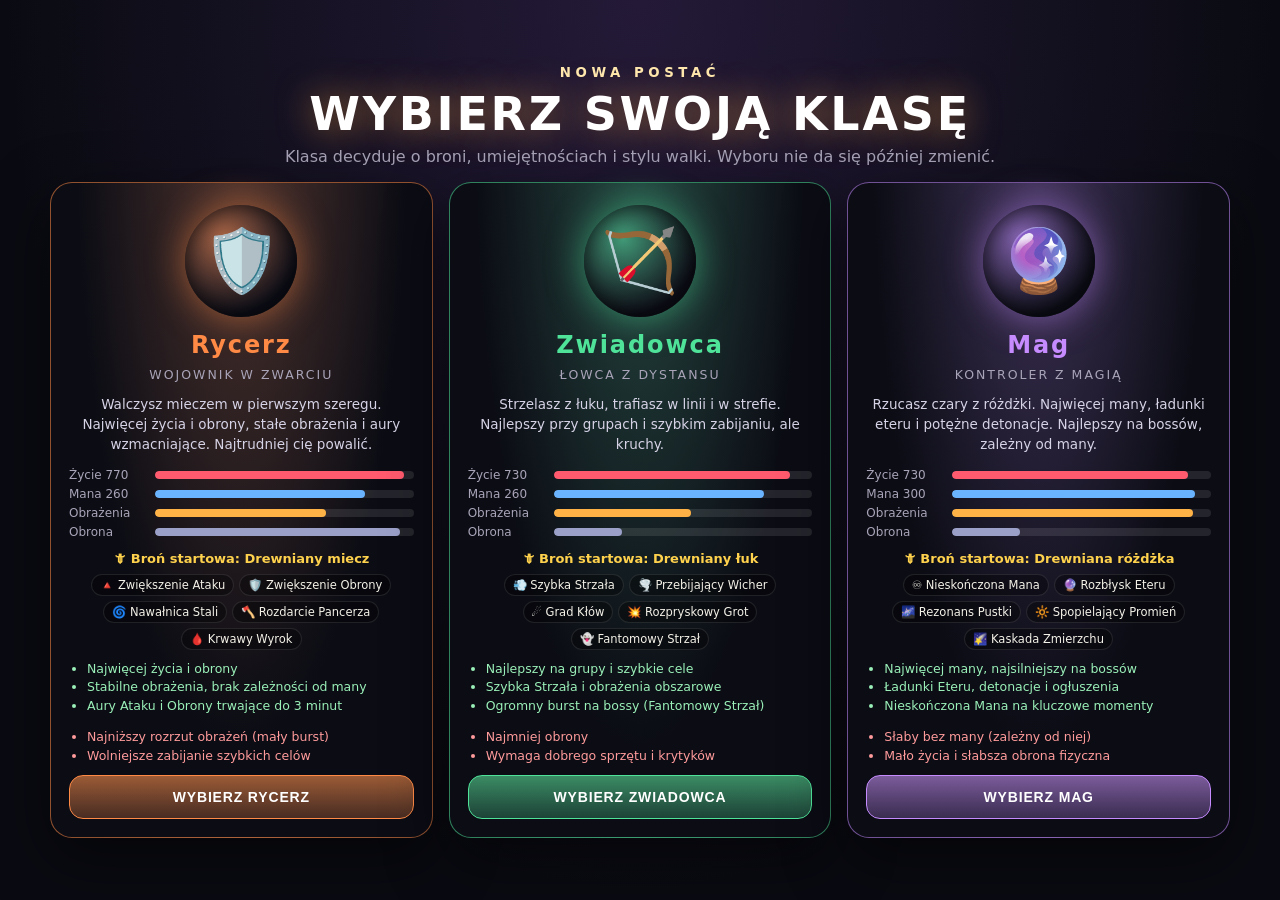
<file: index.html>
<!doctype html>
<html lang="pl">
<head>
<meta charset="utf-8">
<meta name="viewport" content="width=device-width, initial-scale=1">
<title>Żelazna Korona — Dowództwo</title>
<link rel="stylesheet" href="panel.css">
<link rel="stylesheet" href="inventory.css">
<link rel="stylesheet" href="expedition.css">
<link rel="stylesheet" href="gather.css">
<link rel="stylesheet" href="potions.css">
<link rel="stylesheet" href="smith.css">
<link rel="stylesheet" href="skills.css">
<link rel="stylesheet" href="class.css">
</head>
<body>
<div id="app" class="app" data-tod="day">

  <!-- TŁO: niebo, miasto, cząsteczki -->
  <div class="scene" aria-hidden="true">
    <div class="sky"></div>
    <div class="stars" id="stars"></div>
    <div class="orb" id="orb"></div>
    <div class="clouds" id="clouds"></div>
    <svg id="skyline" class="skyline" viewBox="0 0 1600 420" preserveAspectRatio="xMidYMax slice"></svg>
    <canvas id="embers" class="embers"></canvas>
    <div class="vignette"></div>
  </div>

  <!-- GÓRNY PASEK -->
  <header class="top">
    <div class="logo"><span class="logo-ic">⚔</span><b>ŻELAZNA KORONA</b><small>Dowództwo</small></div>
    <div class="res">
      <div class="chip" title="Złoto"><i>🪙</i><b id="r-gold" class="cnt">0</b></div>
      <div class="chip clock"><i>🕒</i><b id="r-clock">--:--</b></div>
    </div>
  </header>

  <main class="grid">

    <section class="welcome">
      <small>WITAJ Z POWROTEM, BOHATERZE</small>
      <h2><span id="w-name">Gracz</span>, świat czeka na Ciebie</h2>
    </section>

    <!-- POSTAĆ -->
    <section class="card hero" id="hero-card">
      <div class="hero-glow"></div>
      <div class="avatar-wrap">
        <svg class="ring" viewBox="0 0 160 160">
          <circle class="ring-bg" cx="80" cy="80" r="70"/>
          <circle class="ring-xp" id="ring-xp" cx="80" cy="80" r="70"/>
          <circle class="ring-spin" cx="80" cy="80" r="76"/>
        </svg>
        <div class="avatar" id="avatar">🛡️</div>
        <div class="lvl"><small>POZIOM</small><b id="h-lvl">1</b></div>
      </div>
      <div class="hero-info">
        <h1 id="h-name">Gracz</h1>
        <div class="sub"><span id="h-guild">⚜️ Gildia: Strażnicy Zmierzchu</span> · <span id="h-server">Serwer Wschód</span></div>
        <div class="xpline"><div class="xpbar"><i id="xp-fill"></i></div><small id="xp-txt">0 / 0 EXP</small></div>
        <div class="vitals">
          <div class="vbar hp"><i id="hp-fill"></i><span><small>ŻYCIE</small><b id="hp-txt">0 / 0</b></span></div>
          <div class="vbar mp"><i id="mp-fill"></i><span><small>MANA</small><b id="mp-txt">0 / 0</b></span></div>
        </div>
      </div>
    </section>

    <!-- KAFLE TRYBÓW -->
    <section class="tiles" id="tiles"></section>

    <!-- KANAŁ ZDARZEŃ -->
    <section class="card feed">
      <div class="feed-h"><b>📜 Ostatnie zdarzenia</b><small>na żywo</small></div>
      <div id="feed" class="feed-list"></div>
    </section>

  </main>

  <div id="toast" class="toast" role="status"></div>
</div>
<script src="weapons.js"></script>
<script src="skills.js"></script>
<script src="sim.js"></script>
<script src="inventory.js"></script>
<script src="panel.js"></script>
<script src="expedition.js"></script>
<script src="gather.js"></script>
<script src="potions.js"></script>
<script src="smith.js"></script>
<script src="skills-ui.js"></script>
<script src="class-ui.js"></script>
</body>
</html>
</file>
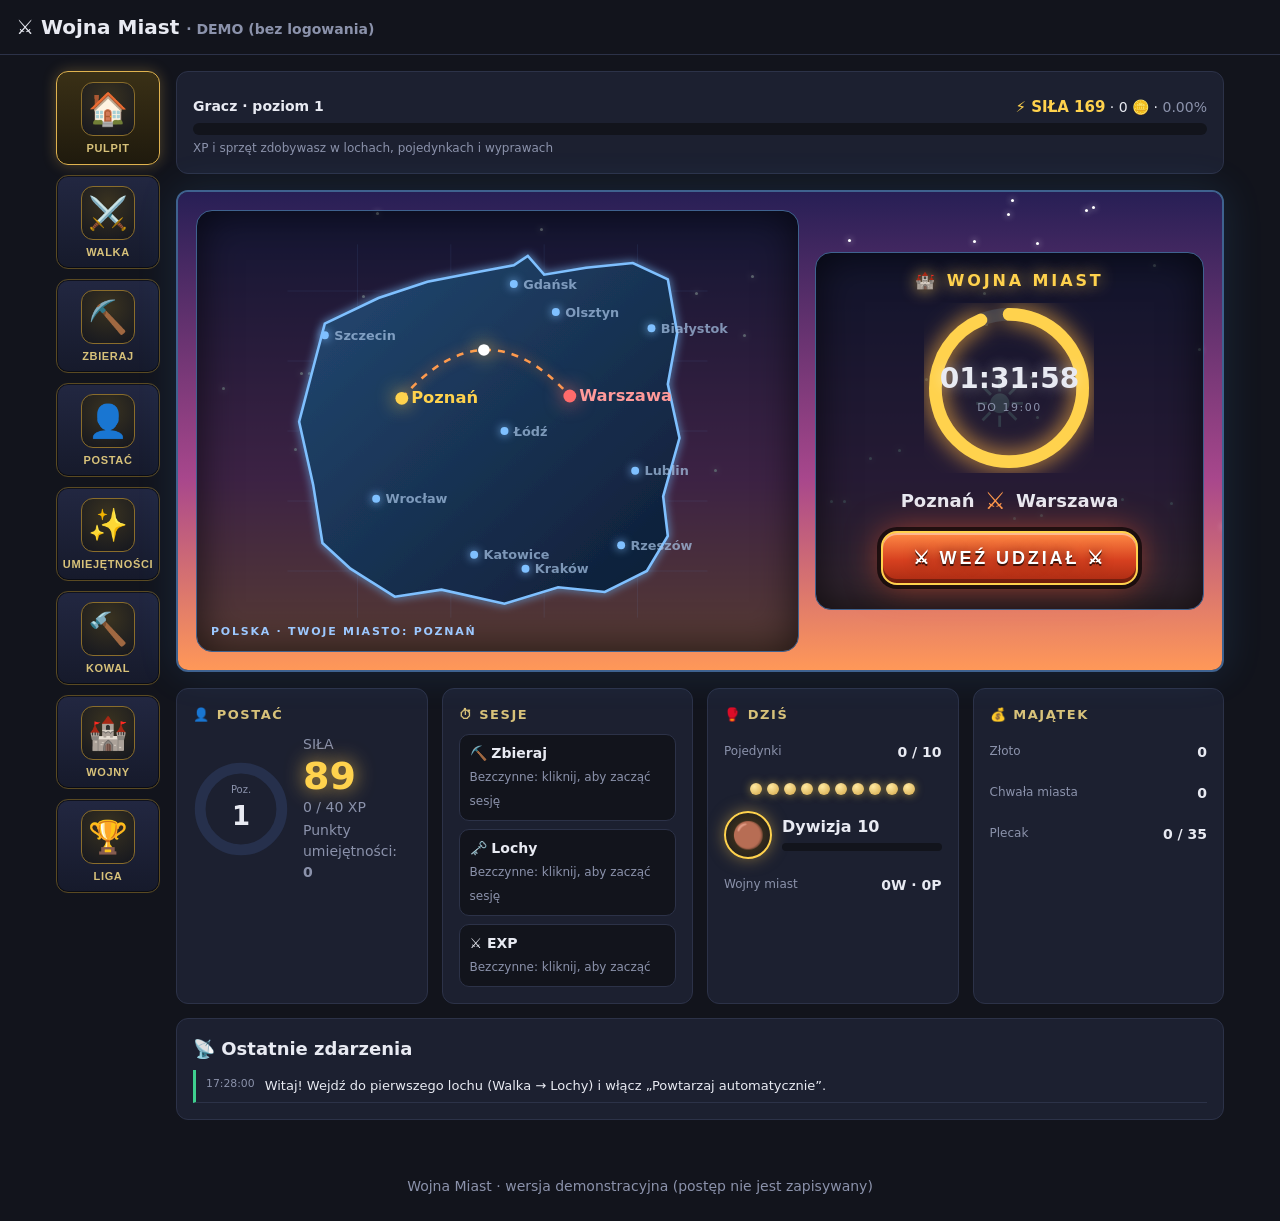
<file: stare-demo/index.html>
<!doctype html>
<html lang="pl">
<head>
<meta charset="utf-8">
<meta name="viewport" content="width=device-width, initial-scale=1">
<title>Wojna Miast — demo gameplayu</title>
<link rel="stylesheet" href="style.css">
<link rel="stylesheet" href="demo.css">
</head>
<body>
<header>
  <h1>⚔️ Wojna Miast <span class="muted">· DEMO (bez logowania)</span></h1>
  <div id="timers"></div>
  
</header>
<main class="wide">
<div class="shell">
  <nav id="nav">
    <button class="navbtn on" data-view="home"><i>🏠</i><span>Pulpit</span></button>
    <button class="navbtn" data-view="fight"><i>⚔️</i><span>Walka</span></button>
    <button class="navbtn" data-view="gather"><i>⛏️</i><span>Zbieraj</span></button>
    <button class="navbtn" data-view="char"><i>👤</i><span>Postać</span></button>
    <button class="navbtn" data-view="skills"><i>✨</i><span>Umiejętności</span></button>
    <button class="navbtn" data-view="smith"><i>🔨</i><span>Kowal</span></button>
    <button class="navbtn" data-view="war"><i>🏰</i><span>Wojny</span></button>
    <button class="navbtn" data-view="league"><i>🏆</i><span>Liga</span></button>
  </nav>

  <div class="content">
    <!-- pasek postaci widoczny zawsze -->
    <div class="card topstrip">
      <div class="row"><b id="p-name"></b><span><b class="powerchip">⚡ SIŁA <span id="top-power"></span></b> · <span class="gold-val"></span> 🪙 · <span id="p-xp-pct" class="muted"></span></span></div>
      <div class="bar"><div id="xp-bar"></div></div>
      <div class="muted small" id="p-eta"></div>
    </div>

    <!-- PULPIT -->
    <section id="view-home" class="view">
      <div id="home-hero" class="card homehero" data-tod="day">
        <div class="hsky2"><div id="hstars" class="hstars"></div><div id="h-sun" class="hsunmoon">☀️</div><div id="hclouds" class="hclouds"></div></div>
        <div class="homegrid">
          <div class="mapwrap"><svg id="pl-map" viewBox="0 0 400 360"></svg><div class="maplabel">POLSKA · TWOJE MIASTO: POZNAŃ</div></div>
          <div class="warbox">
            <div class="wb-title">🏰 WOJNA MIAST</div>
            <div class="ringwrap">
              <svg viewBox="0 0 120 120"><circle class="rg-bg" cx="60" cy="60" r="52"/><circle id="ring-war" class="rg-fg" cx="60" cy="60" r="52"/></svg>
              <div class="ringtxt"><b id="hm-cd">00:00:00</b><small>do 19:00</small></div>
            </div>
            <div class="wb-vs"><b>Poznań</b><span>⚔</span><b id="hm-opp"></b></div>
            <button id="hm-war" class="epicbtn">⚔  WEŹ UDZIAŁ  ⚔</button>
          </div>
        </div>
      </div>
      <div class="homecards">
        <div class="card hcard" data-go="char">
          <div class="hc-h">👤 Postać</div>
          <div class="hc-body">
            <div class="rg"><svg viewBox="0 0 80 80"><circle class="rg-bg" cx="40" cy="40" r="34"/><circle id="ring-xp" class="rg-fg" cx="40" cy="40" r="34"/></svg><div class="rg-in"><small>Poz.</small><b id="hm-lvl">1</b></div></div>
            <div class="hc-stats"><small class="muted">SIŁA</small><div class="bigpow cnt" id="hm-pow" data-t="0">0</div><small id="hm-xp" class="muted"></small><small class="muted">Punkty umiejętności: <b id="hm-pts"></b></small></div>
          </div>
        </div>
        <div class="card hcard nopt">
          <div class="hc-h">⏱ Sesje</div>
          <div id="hm-sess" class="sess"></div>
        </div>
        <div class="card hcard" data-go="fight" data-gosub="duel">
          <div class="hc-h">🥊 Dziś</div>
          <div class="hc-body col">
            <div class="row"><span class="muted small">Pojedynki</span><b id="hm-duel"></b></div>
            <div id="hm-pips" class="pips"></div>
            <div class="hm-liga"><span id="hm-emb" class="hm-emb"></span><div><b id="hm-div"></b><div class="bar arenabar2"><div id="hm-dbar"></div></div></div></div>
            <div class="row"><span class="muted small">Wojny miast</span><b id="hm-war-rec"></b></div>
          </div>
        </div>
        <div class="card hcard" data-go="char">
          <div class="hc-h">💰 Majątek</div>
          <div class="hc-body col">
            <div class="row"><span class="muted small">Złoto</span><b class="cnt" id="hm-gold" data-t="0">0</b></div>
            <div class="row"><span class="muted small">Chwała miasta</span><b class="cnt" id="hm-glory" data-t="0">0</b></div>
            <div class="row"><span class="muted small">Plecak</span><b id="hm-inv"></b></div>
          </div>
        </div>
      </div>
      <div class="card"><h2>📡 Ostatnie zdarzenia</h2><div id="home-feed"></div></div>
    </section>

    <!-- WALKA (ekran startowy) -->
    <section id="view-fight" class="view hidden">
      <div class="fhero">
        <div class="fh-glow"></div><div class="fh-sparks"><i></i><i></i><i></i><i></i><i></i><i></i><i></i><i></i></div>
        <div class="fh-l"><small>OBÓZ WOJENNY</small><b>🏙️ Poznań</b><span>Chwała miasta: <b class="glory-val">0</b></span></div>
        <div class="fh-swords">⚔️</div>
        <div class="fh-r"><small>WOJNA MIAST O 19:00</small><b class="war-city-in"></b><span>wybierz, jak chcesz dziś walczyć</span></div>
      </div>
      <div class="fmodes">
        <button data-fsub="exp" class="fmode m-exp on"><span class="fm-art">⚔️<i></i></span><b>EXP</b><small>Mapy, bossowie i cele wojenne</small><em id="fm-exp">Bezczynne</em></button>
        <button data-fsub="dung" class="fmode m-dung"><span class="fm-art">🗝️<i></i></span><b>LOCHY</b><small>Sesje 4 h · skrzynie, checkpointy, bossowie</small><em id="fm-dung">Bezczynne</em></button>
        <button data-fsub="duel" class="fmode m-duel"><span class="fm-art">🥊<i></i></span><b>POJEDYNKI 1v1</b><small>Liga jak w EA FC · 10 walk dziennie</small><em id="fm-duel"></em></button>
      </div>
      <div id="sub-duel" class="hidden">
        <div class="card arena">
          <div class="arena-title">⚔ POJEDYNEK ⚔</div>
          <div class="muted small">Walki dzisiaj: <b id="duel-used"></b></div>
          <div id="duel-pips" class="pips"></div>
          <div id="duel-emblem" class="emblem"></div>
          <div id="duel-div" class="divname"></div>
          <div id="duel-pts" class="muted small"></div>
          <div class="bar arenabar"><div id="duel-bar"></div></div>
          <div class="chips3">
            <div class="chip3"><small>Twoja Siła (zestaw PvP)</small><b id="duel-myp"></b></div>
            <div class="chip3"><small>Typowy rywal w lidze</small><b id="duel-refp"></b></div>
            <div class="chip3"><small>Bilans · seria</small><b id="duel-record"></b></div>
          </div>
          <button id="b-duel" class="epicbtn">SZUKAJ RYWALA</button>
          <p class="muted small">Walczysz Zestawem PvP (jeśli pusty, to głównym). Wygrywa ten, kto pierwszy zbierze pulę obrażeń. Szukanie rywala zużywa jedną z 10 dziennych walk.</p>
        </div>
        <div id="duel-stage"></div>
        <div class="cols2">
          <div class="card"><h2>🏅 Ligi</h2><div id="duel-ladder"></div>
            <p class="muted small">Awans po zebraniu 100 pkt, spadek poniżej 0. Sezon trwa 4 tygodnie, a nagrody zależą od najwyższej dywizji.</p></div>
          <div class="card"><h2>📜 Historia pojedynków</h2><div id="duel-hist"></div></div>
        </div>
      </div>
      <div id="sub-exp">
        <div class="card">
          <div class="row"><button id="b-expon" class="expbtn">▶ ZACZNIJ EXPIENIE</button></div>
          <div id="xp-win" class="xwin forest">
            <div class="xbg"></div><div id="xp-parts" class="xparts"></div><div class="xfog"></div>
            <div id="xp-panel" class="xpanel hidden"><b id="xp-name"></b><div class="bar en"><div id="xe-bar"></div></div><small id="xp-txt"></small></div>
            <div id="xp-shadow" class="xshadow"></div>
            <div id="xp-enemy" class="xenemy gone">🐺</div>
            <div id="xp-field" class="ffield"></div>
            <div id="xp-loot" class="xploot"></div>
            <div id="xp-flash" class="xflash"></div>
          </div>
          <h3 class="xmaps-h">Mapy</h3>
          <div id="exp-maps" class="cattiles"></div>
          <div id="exp-status" class="center muted small"></div>
          <div id="exp-recent" class="recent"></div>
        </div>
        <div class="card" id="exp-table"></div>
      </div>
      <div id="sub-dung" class="hidden">
        <div class="card">
          <h2>LOCHY</h2>
          <div id="dung-tiles" class="cattiles"></div>
          <div id="dung-scene" class="dungwin">
            <div class="walls"></div>
            <div class="torch l">🔥</div><div class="torch r">🔥</div>
            <div class="dtrackwrap">
              <div class="dline"><div id="dline-fill"></div></div>
              <div id="denemy" class="denemy hidden"><b id="denemy-name"></b><div class="bar en"><div id="denemy-bar"></div></div><small id="denemy-txt"></small></div>
              <div id="dloot" class="dloot"></div>
              <div id="dtrack" class="dtrack"></div>
              <div id="dhero">🧙</div>
            </div>
            <div id="dscene-msg" class="dmsg"></div>
          </div>
          <div id="dung-result" class="center caseres"></div>
          <div id="dung-status" class="center muted small"></div>
          <div id="dung-recent" class="recent"></div>
          <div class="casectl"><div id="dung-seg" class="seg"></div><button id="b-dstart" class="bigbtn">ZACZNIJ</button><button id="b-dstop" class="bigbtn stop hidden">⏹ ZATRZYMAJ</button></div>
          <div class="row"><span id="dung-limit" class="muted small"></span></div>
          <div class="bar"><div id="dung-limit-bar"></div></div>
          <p class="muted small">Postać sama przechodzi wybrany loch (im większa Siła, tym szybciej), odpoczywa w czasie cooldownu i wchodzi ponownie, przez 4 godziny. Po tym czasie sesja się kończy i aby grać dalej, trzeba ponownie kliknąć ZACZNIJ. Sesję możesz też zatrzymać w dowolnej chwili. Nagrody dostajesz po każdym przejściu.</p>
        </div>
        <div class="card" id="dung-table"></div>
      </div>
      <div class="card"><h2>Dziennik</h2><div id="log"></div></div>
    </section>


    <!-- ZBIERAJ -->
    <section id="view-gather" class="view hidden">
      <div class="card">
        <div class="row"><h2>ZBIERAJ</h2><button id="b-sellmat">Sprzedaj surowce</button></div>
        <div id="loc-tiles" class="cattiles"></div>
        <div class="casewin">
          <div id="case-view" class="caseview"><div class="marker"></div><div id="case-strip" class="strip"></div></div>
          <div id="dump-view" class="dumpview hidden">
            <div class="alley"></div><div class="dlamp"></div><div class="dground"></div>
            <div class="draccoon">🦝</div>
            <div id="dump" class="dump">
              <div class="dlid"></div>
              <div class="dbody"><div class="dmouth"></div></div>
              <div class="dwheel l"></div><div class="dwheel r"></div>
            </div>
            <div id="dump-item" class="ditem"></div>
            <div id="dump-field" class="ffield"></div>
          </div>
          <div id="forest-view" class="forestview hidden">
            <div class="fsky"></div><div class="frays"></div><div id="fl-fire" class="flies"></div>
            <div class="flayers">
              <div id="fl-far" class="fl far"></div>
              <div id="fl-mid" class="fl mid"></div>
              <div id="fl-near" class="fl near"></div>
            </div>
            <div class="fdim"></div>
            <div class="fground"></div>
            <div class="fglow"></div>
            <div id="fbush" class="fbush"><span class="b1">🌿</span><span class="b2">🌿</span><span class="b3">🍃</span></div>
            <div id="forest-item" class="ditem"></div>
            <div id="forest-field" class="ffield"></div>
            <div id="fflash" class="xflash"></div>
          </div>
          <div id="mine-view" class="mineview hidden">
            <div class="mwall"></div><div class="mlamp"></div>
            <div class="mbeams"><i class="p l"></i><i class="p r"></i><i class="t"></i></div>
            <div class="mrails"></div>
            <div id="mrock" class="mrock"><span class="mem">🪨</span><div class="mvein"></div><div id="mcracks" class="mcracks"></div></div>
            <div id="mpick" class="mpick">⛏️</div>
            <div id="mine-item" class="ditem"></div>
            <div id="mine-field" class="ffield"></div>
            <div id="mspot" class="mspot"></div>
            <div id="mflash" class="xflash"></div>
          </div>
          <div id="junk-view" class="junkview hidden">
            <div class="jsky"></div><div class="jflood l"></div><div class="jflood r"></div><div class="jfence"></div>
            <div class="jmound a"></div><div class="jmound b"></div>
            <div id="jpiles" class="jpiles"></div>
            <div class="jground"></div>
            <div class="jmast"></div><div class="jbeam"></div>
            <div id="jtrolley" class="jtrolley">
              <div class="jblock"></div>
              <div id="jcable" class="jcable"></div>
              <div id="jmag" class="jmag"><div class="jglow"></div><span class="jm">🧲</span><div id="jhang" class="jhang"></div></div>
            </div>
            <div id="junk-item" class="ditem"></div>
            <div id="junk-field" class="ffield"></div>
            <div id="jflash" class="xflash"></div>
          </div>
          <div id="honey-view" class="honeyview hidden calm">
            <div class="hsky"></div><div class="hsun"></div><div class="hhill a"></div><div class="hhill b"></div>
            <div class="smk"><i class="bel"></i><i class="can"></i><i class="noz"></i></div>
            <div id="hflowers" class="hflowers"></div>
            <div id="hive" class="hive">
              <div class="hv-legs"></div>
              <div id="hv-frame" class="hv-frame"><div id="hv-hex" class="hv-hex"></div></div>
              <div class="hv-box b3"></div><div class="hv-box b2"></div><div class="hv-box b1"><i class="hv-door"></i></div>
              <div id="hv-roof" class="hv-roof"></div>
            </div>
            <div id="hbees" class="hbees"></div>
            <div id="hswirl" class="hswirl"></div>
            <div class="hcloud"></div>
            <div class="hrays"></div>
            <div id="honey-item" class="ditem"></div>
            <div id="honey-field" class="ffield"></div>
            <div id="hflash" class="xflash"></div>
          </div>
          <div id="lake-view" class="lakeview hidden">
            <div class="lsky"></div><div class="lsun"></div><div class="ltrees"></div>
            <div class="lwater"><div class="lwave w1"></div><div class="lwave w2"></div><div class="lglint"></div></div>
            <div id="lfish" class="lfish"></div>
            <div class="lpier"></div><div class="lrod"></div>
            <svg id="lline" class="lline" viewBox="0 0 1000 380" preserveAspectRatio="none"><path id="lpath" d=""/></svg>
            <div id="lbobber" class="lbobber"></div>
            <div id="lreeds" class="lreeds"></div>
            <div id="lake-item" class="ditem"></div>
            <div id="lake-field" class="ffield"></div>
            <div id="lflash" class="xflash"></div>
          </div>
          <div id="case-result" class="center"></div>
          <div id="case-status" class="center muted small"></div>
          <div id="case-recent" class="recent"></div>
        </div>
        <div class="casectl"><div id="dur-seg" class="seg"></div><button id="b-start" class="bigbtn">ZACZNIJ</button><button id="b-stop" class="bigbtn stop hidden">⏹ ZATRZYMAJ</button></div>
        <div class="row"><span id="gather-limit" class="muted small"></span></div>
        <div class="bar"><div id="gather-limit-bar"></div></div>
        <p class="muted small">Skrzynie otwierają się same, jedna po drugiej, przez 4 godziny. Po tym czasie sesja się kończy i aby zbierać dalej, trzeba ponownie kliknąć ZACZNIJ. Sesję możesz też zatrzymać w dowolnej chwili (niewykorzystany czas wraca do dziennego limitu). Skrzynie zdobywasz tylko grą (nie można ich kupić), a szanse na każdy przedmiot są jawne. Rzadkie przedmioty mają 0%, dopóki nie wytrenujesz odpowiedniej umiejętności, a jej kolejne poziomy tylko minimalnie zwiększają szansę.</p>
      </div>
      <div class="card" id="gather-list"></div>
    </section>

    <!-- POSTAĆ -->
    <section id="view-char" class="view hidden">
      <div class="cols2">
        <div class="card hero">
          <div class="portrait">🛡️</div>
          <h2 id="c-name"></h2>
          <p class="muted" id="c-sub"></p>
          <p>Punkty umiejętności: <b class="pts-val">0</b></p>
          <p class="muted small">Za każdy poziom dostajesz 1 punkt. Wydajesz go w zakładce ✨ Umiejętności, a umiejętności zwiększają Twoją Siłę. Rola postaci zależy od sprzętu, nie od klasy.</p>
        </div>
        <div class="card">
          <h2>Statystyki walki</h2>
          <div class="kv" id="char-derived"></div>
          <h2 class="mt">Bonusy z umiejętności</h2>
          <div class="kv" id="char-bonuses"></div>
        </div>
      </div>
      <div class="cols2">
        <div class="card">
          <div class="row"><h2>Ekwipunek</h2></div>
          <div id="eq-grid"></div>
          <p class="muted" id="eq-sum"></p>
          <div class="sets"><button data-set="main" class="on">Zestaw główny</button><button data-set="pvp">Zestaw PvP</button></div>
        </div>
        <div class="card">
          <h2>Inwentarz <span class="muted" id="inv-count"></span></h2>
          <div class="invtabs"><button class="on">I</button><button disabled>II</button><button disabled>III</button><button disabled>IV</button></div>
          <div id="inv"></div>
          <div id="inv-detail" class="detail"></div>
          <div class="controls"><button id="b-sort">Sortuj</button><button id="b-mark">Zaznacz</button><button id="b-sellm" class="danger hidden">Sprzedaj zaznaczone</button></div>
        </div>
      </div>
    </section>


    <!-- UMIEJĘTNOŚCI -->
    <section id="view-skills" class="view hidden">
      <div class="card">
        <h2>Trening</h2>
        <p>Punkty umiejętności: <b class="pts-val">0</b> <span class="muted small">(1 punkt za każdy poziom postaci, wydaj go przyciskiem „+1 pkt” przy umiejętności)</span></p>
        <div id="sk-active"></div>
        <label class="chk"><input type="checkbox" id="auto-train"> Po ukończeniu trenuj dalej tę samą umiejętność</label>
        <p class="muted small">Trening trwa w tle, także gdy jesteś offline. Naraz możesz trenować jedną umiejętność. Poziom umiejętności nie może przekroczyć poziomu postaci (max 50).</p>
      </div>
      <div id="sk-tiles" class="cattiles"></div>
      <div id="sk-list"></div>
    </section>

    <!-- KOWAL -->
    <section id="view-smith" class="view hidden">
      <div class="cols2 smithcols">
        <div class="card">
          <h2>Twój ekwipunek</h2>
          <div id="sm-grid" class="eqg lg"></div>
          <h3 class="xmaps-h">Plecak</h3>
          <div id="sm-inv" class="smInv"></div>
          <p class="muted small">Kliknij przedmiot, aby go ulepszyć.</p>
        </div>
        <div class="card">
          <h2>⚒️ Kowal</h2>
          <div id="forge" class="forge">
            <div class="fbg"></div><div id="embers" class="embers"></div><div class="furnace"></div>
            <div id="fg-aura" class="fgaura"></div>
            <div class="fgitem"><span id="fg-item">⚒️</span><b id="fg-plus"></b></div>
            <div class="anvil"></div>
            <div id="fg-hammer" class="hammer">🔨</div>
            <div id="fg-name" class="fgname"></div>
            <div id="fg-state" class="fgstate"></div>
            <div id="fg-field" class="ffield"></div>
            <div id="fg-banner" class="fgbanner"></div>
            <div id="fg-flash" class="xflash"></div>
          </div>
          <div id="sm-info" class="sminfo"></div>
          <h3 class="xmaps-h">Koszt ulepszenia</h3>
          <div id="sm-costs" class="costs"></div>
          <h3 class="xmaps-h">Szansa</h3>
          <div class="gaugewrap"><div class="gauge"><div id="sm-gauge" class="g-hi"></div></div><div id="sm-chance" class="gtxt"></div></div>
          <div id="sm-fail" class="muted small"></div>
          <div class="smopts">
            <label class="chk"><input type="checkbox" id="use-prot"> 🛡️ Kamień Ochrony: chroni przed spadkiem <span id="opt-prot-n" class="muted"></span></label>
            <label class="chk"><input type="checkbox" id="use-boost"> 🔮 Kamień Przemiany: +10% szansy <span id="opt-boost-n" class="muted"></span></label>
          </div>
          <button id="b-upgrade" class="epicbtn">🔨  ULEPSZ  🔨</button>
          <p id="smith-msg" class="muted center small"></p>
          <h3 class="xmaps-h">Ostatnie próby</h3>
          <div id="sm-hist"></div>
        </div>
      </div>
    </section>

    <!-- WOJNY -->
    <section id="view-war" class="view hidden">
      <div class="card arena warcard">
        <div class="arena-title">🏰 WOJNA MIAST 🏰</div>
        <div class="muted small">Codziennie o <b>19:00</b> · start za <b class="war-city-in"></b> · do 100 graczy z każdego miasta</div>
        <div class="citiesvs">
          <div class="citybox me"><span class="cityname">Poznań</span><small>woj. wielkopolskie</small><b id="war-cnt-a"></b><div class="bar"><div id="war-bar-a"></div></div></div>
          <div class="vsmark">VS</div>
          <div class="citybox foe"><span class="cityname" id="war-opp">Warszawa</span><small>dzisiejszy rywal</small><b id="war-cnt-b"></b><div class="bar en"><div id="war-bar-b"></div></div></div>
        </div>
        <div class="chips3">
          <div class="chip3"><small>Twoja Siła w wojnie</small><b id="war-power"></b></div>
          <div class="chip3"><small>Twoje obrażenia / s</small><b id="war-dps"></b></div>
          <div class="chip3"><small>Chwała miasta</small><b class="glory-val">0</b></div>
        </div>
        <button id="b-war" class="epicbtn">⚔  WEŹ UDZIAŁ W WOJNIE  ⚔</button>
        <button id="b-warsign" class="expbtn">✋ Zapisz się na dzisiejszą wojnę (19:00)</button>
        <p class="muted small">Tryb testowy: przycisk powyżej rozgrywa wojnę 100 vs 100 od razu, o każdej porze. W prawdziwej grze serwer liczy bitwę raz o 19:00, a wszyscy oglądają tę samą powtórkę.</p>
      </div>
      <div id="war-stage"></div>
      <div class="cols2">
        <div class="card"><h2>📜 Historia wojen</h2><div id="war-hist"></div></div>
        <div class="card">
          <h2>Wojna województw</h2>
          <p>Co niedzielę o <b>19:00</b>. Start za: <b id="war-voiv-in"></b></p>
          <p class="muted">W składzie walczy 30 najsilniejszych graczy województwa. Nagrody ×3.</p>
        </div>
      </div>
    </section>

    <!-- LIGA -->
    <section id="view-league" class="view hidden">
      <div class="card">
        <div class="row"><h2>Ekstraklasa miast · Sezon 1</h2><span class="muted">Kolejka 9 / 28 · koniec sezonu za 19 dni</span></div>
        <p class="muted small">Dane przykładowe. Zwycięstwo 3 pkt, remis 1. Awans 2 najlepszych, spadek 2 ostatnich. Wiersz Twojego miasta jest podświetlony.</p>
        <table id="league-table"></table>
      </div>
      <div class="cols2">
        <div class="card">
          <h2>Najlepsi gracze Poznania</h2>
          <table id="city-players"></table>
          <p class="muted small">Ranking według wkładu w wojny miast (obrażenia, MVP, chwała).</p>
        </div>
        <div class="card">
          <h2>Ostatnie mecze</h2>
          <div id="league-results"></div>
        </div>
      </div>
    </section>
  </div>
</div>
</main>
<footer>Wojna Miast · wersja demonstracyjna (postęp nie jest zapisywany)</footer>
<script src="demo.js"></script>
</body>
</html>
</file>
<file: panel.css>
/* WOJNA MIAST v2 — Panel główny */
:root{
  --bg:#07090f;--ink:#f4f1e8;--mut:#a9a4b8;--gold:#ffd24d;--gold2:#e0a526;--ember:#ff7a3a;--red:#ff4d5a;--green:#4fe39a;--blue:#6ab4ff;
  --card:rgba(14,16,26,.72);--line:rgba(255,255,255,.1);
  --sky1:#2b6cb0;--sky2:#9ed4ff;--sky3:#fde9b5;
}
*{box-sizing:border-box}
html,body{margin:0;height:100%}
body{background:var(--bg);color:var(--ink);font-family:"Segoe UI",system-ui,-apple-system,Roboto,Arial,sans-serif;overflow-x:hidden}
.app{position:relative;min-height:100vh;display:flex;flex-direction:column}

/* ---------- pory dnia ---------- */
.app[data-tod="dawn"]{--sky1:#2a2f5e;--sky2:#d9769a;--sky3:#ffd0a0}
.app[data-tod="day"]{--sky1:#1f5fa8;--sky2:#7ec3f5;--sky3:#dff0ff}
.app[data-tod="dusk"]{--sky1:#2a1f4e;--sky2:#c4554f;--sky3:#ffb347}
.app[data-tod="night"]{--sky1:#05081a;--sky2:#0d1636;--sky3:#1b2a55}

/* ---------- scena ---------- */
.scene{position:absolute;inset:0;z-index:0;overflow:hidden;background:linear-gradient(180deg,#0c101c 50vh,#05060a 100%)}
.sky{position:absolute;left:0;right:0;top:0;height:50vh;min-height:300px;background:linear-gradient(180deg,var(--sky1) 0%,var(--sky2) 55%,var(--sky3) 100%);transition:background 2s}
.stars{position:absolute;left:0;right:0;top:0;height:36vh;opacity:0;transition:opacity 2s}
.app[data-tod="night"] .stars,.app[data-tod="dusk"] .stars{opacity:1}
.app[data-tod="dusk"] .stars{opacity:.45}
.stars i{position:absolute;width:2px;height:2px;border-radius:50%;background:#fff;animation:tw 3s ease-in-out infinite}
@keyframes tw{50%{opacity:.15;transform:scale(.6)}}
.orb{position:absolute;width:86px;height:86px;border-radius:50%;margin:-43px 0 0 -43px;background:radial-gradient(circle at 40% 40%,#fffbe0,#ffd24d 55%,#ff9a3a);box-shadow:0 0 70px 22px rgba(255,200,90,.55);transition:left 2s,top 2s}
.app[data-tod="night"] .orb{background:radial-gradient(circle at 38% 38%,#fff,#dfe7ff 60%,#9fb2e8);box-shadow:0 0 60px 16px rgba(170,190,255,.4)}
.clouds span{position:absolute;left:-20%;font-size:70px;opacity:.55;animation:drift linear infinite;filter:grayscale(.2)}
.app[data-tod="night"] .clouds span{opacity:.18}
@keyframes drift{to{transform:translateX(150vw)}}
.skyline{position:absolute;left:0;right:0;top:0;width:100%;height:50vh;min-height:300px}
.sl-far{fill:var(--c-far,#35507a)}
.sl-mid{fill:var(--c-mid,#22364f)}
.sl-near{fill:var(--c-near,#121b2a)}
.app[data-tod="night"]{--c-far:#141c3a;--c-mid:#0d1328;--c-near:#070a16}
.app[data-tod="dusk"]{--c-far:#4a3a68;--c-mid:#2c2142;--c-near:#150f22}
.app[data-tod="dawn"]{--c-far:#4a4a7a;--c-mid:#2e2d52;--c-near:#16152a}
.win{fill:#ffd980;opacity:0}
.app[data-tod="night"] .win,.app[data-tod="dusk"] .win{opacity:.9}
.app[data-tod="dawn"] .win{opacity:.5}
.win.f{animation:flick 4s steps(2) infinite}
@keyframes flick{0%,100%{opacity:.95}45%{opacity:.35}}
.flag{fill:var(--red);transform-origin:left center;animation:wave 1.6s ease-in-out infinite}
@keyframes wave{50%{transform:skewY(-8deg) scaleX(.86)}}
.embers{position:absolute;inset:0;width:100%;height:100%}
.vignette{position:absolute;inset:0;background:radial-gradient(ellipse at 50% 40%,transparent 35%,rgba(0,0,0,.72) 100%)}

/* ---------- góra ---------- */
.top{position:relative;z-index:5;display:flex;justify-content:space-between;align-items:center;gap:12px;padding:14px 22px;background:linear-gradient(180deg,rgba(5,7,12,.85),rgba(5,7,12,0))}
.logo{display:flex;align-items:baseline;gap:10px}
.logo-ic{font-size:26px;filter:drop-shadow(0 0 10px var(--ember))}
.logo b{font-size:20px;letter-spacing:.16em;color:var(--gold);text-shadow:0 0 18px rgba(255,170,60,.5)}
.logo small{color:var(--mut);letter-spacing:.18em;text-transform:uppercase;font-size:11px}
.res{display:flex;gap:8px;flex-wrap:wrap;justify-content:flex-end}
.chip{display:flex;align-items:center;gap:8px;padding:7px 14px;border-radius:999px;background:var(--card);border:1px solid var(--line)}
.chip i{font-style:normal}.chip b{font-variant-numeric:tabular-nums;font-weight:800}

/* ---------- układ ---------- */
.grid{position:relative;z-index:3;flex:1;display:grid;grid-template-columns:minmax(0,1.15fr) minmax(0,1fr);grid-template-rows:auto auto auto;gap:16px;padding:10px 22px 22px;max-width:1280px;margin:0 auto;width:100%;align-content:start}
.card{position:relative;overflow:hidden;border-radius:20px;background:var(--card);border:1px solid var(--line);backdrop-filter:blur(6px);box-shadow:0 18px 50px rgba(0,0,0,.45)}
@media(max-width:900px){.grid{grid-template-columns:1fr}}

/* ---------- postać ---------- */
.hero{display:flex;gap:22px;align-items:center;padding:22px;min-height:290px;border-color:rgba(255,210,77,.25)}
.hero-glow{position:absolute;left:-60px;top:-60px;width:340px;height:340px;background:radial-gradient(circle,rgba(255,170,60,.25),transparent 65%);animation:pulse 4s ease-in-out infinite}
@keyframes pulse{50%{transform:scale(1.2);opacity:.7}}
.avatar-wrap{position:relative;flex:0 0 190px;height:190px}
.ring{position:absolute;inset:0;width:100%;height:100%;transform:rotate(-90deg)}
.ring circle{fill:none;stroke-width:9;stroke-linecap:round}
.ring-bg{stroke:rgba(255,255,255,.1)}
.ring-xp{stroke:url(#none);stroke:var(--gold);stroke-dasharray:440;stroke-dashoffset:440;transition:stroke-dashoffset 1.4s cubic-bezier(.2,.8,.2,1);filter:drop-shadow(0 0 8px rgba(255,200,60,.8))}
.ring-spin{stroke:rgba(255,210,77,.35);stroke-width:1.5;stroke-dasharray:6 10;transform-origin:center;animation:spin 24s linear infinite}
@keyframes spin{to{transform:rotate(360deg)}}
.avatar{position:absolute;inset:26px;border-radius:50%;display:grid;place-items:center;font-size:84px;background:radial-gradient(circle at 35% 30%,#3a3256,#12101d 70%);box-shadow:inset 0 0 30px rgba(0,0,0,.8),0 0 30px rgba(255,170,60,.25);animation:bob 3.6s ease-in-out infinite}
@keyframes bob{50%{transform:translateY(-5px)}}
.lvl{position:absolute;left:50%;bottom:-6px;transform:translateX(-50%);padding:4px 16px;border-radius:12px;background:linear-gradient(#ffd24d,#c98a14);color:#2a1a00;text-align:center;box-shadow:0 6px 16px rgba(0,0,0,.5);line-height:1}
.lvl small{display:block;font-size:9px;letter-spacing:.2em;font-weight:800}
.lvl b{font-size:24px;font-weight:900}
.hero-info{position:relative;flex:1;min-width:0}
.hero h1{margin:0;font-size:30px;letter-spacing:.02em}
.sub{color:var(--mut);margin:2px 0 12px;font-size:14px}
.xpbar{height:10px;border-radius:6px;background:rgba(255,255,255,.1);overflow:hidden}
.xpbar i{display:block;height:100%;width:0;background:linear-gradient(90deg,#e0a526,#ffd24d,#fff3b0);transition:width 1.4s cubic-bezier(.2,.8,.2,1);position:relative}
.xpbar i::after{content:"";position:absolute;inset:0;background:linear-gradient(90deg,transparent,rgba(255,255,255,.7),transparent);transform:translateX(-100%);animation:shine 2.6s ease-in-out infinite}
@keyframes shine{to{transform:translateX(100%)}}
#xp-txt{color:var(--mut);font-size:12px}
.power{margin:12px 0;display:flex;align-items:baseline;gap:10px}
.power small{letter-spacing:.25em;color:var(--ember);font-weight:800;font-size:12px}
.power b{font-size:46px;font-weight:900;line-height:1;color:#fff;text-shadow:0 0 24px rgba(255,140,60,.7);font-variant-numeric:tabular-nums}
.gear{display:grid;grid-template-columns:repeat(3,1fr);gap:8px}
.slot{display:flex;flex-direction:column;align-items:center;gap:2px;padding:8px 6px;border-radius:12px;background:rgba(255,255,255,.05);border:1px solid var(--line);text-align:center}
.slot i{font-style:normal;font-size:24px}.slot small{font-size:11px;color:var(--mut)}
@media(max-width:560px){.hero{flex-direction:column;text-align:center}.power{justify-content:center}}

/* ---------- wojna ---------- */
.war{padding:20px 22px 22px;border-color:rgba(255,77,90,.35);display:flex;flex-direction:column;gap:14px}
.war-bg{position:absolute;inset:0;background:radial-gradient(circle at 50% 45%,rgba(255,60,60,.22),transparent 60%),linear-gradient(130deg,rgba(60,10,16,.55),transparent 60%)}
.war>*{position:relative}
.eyebrow{letter-spacing:.22em;color:#ff9b7a;font-weight:800;font-size:11px}
.vs{display:grid;grid-template-columns:1fr 150px 1fr;align-items:center;gap:6px;text-align:center}
.side b{display:block;font-size:22px;font-weight:900}
.side small{color:var(--mut)}
.side.foe b{color:#ff8a8a;text-shadow:0 0 16px rgba(255,60,60,.6)}
.vs-mid{position:relative;width:150px;height:150px}
.cdring{position:absolute;inset:0;transform:rotate(-90deg)}
.cdring circle{fill:none;stroke-width:8;stroke-linecap:round}
.cd-bg{stroke:rgba(255,255,255,.1)}
.cd-fg{stroke:var(--ember);stroke-dasharray:553;stroke-dashoffset:553;filter:drop-shadow(0 0 8px rgba(255,120,50,.9));transition:stroke-dashoffset 1s linear}
.cd-txt{position:absolute;inset:0;display:flex;flex-direction:column;align-items:center;justify-content:center}
.cd-txt b{font-size:24px;font-variant-numeric:tabular-nums;color:var(--gold);text-shadow:0 0 18px rgba(255,200,60,.7)}
.cd-txt small{color:var(--mut);font-size:11px;letter-spacing:.12em}
.war-meta{display:flex;justify-content:space-between;color:var(--mut);font-size:13px}
.war-meta b{color:var(--ink)}
.cta{position:relative;overflow:hidden;cursor:pointer;border:0;border-radius:14px;padding:16px 20px;font-size:17px;font-weight:900;letter-spacing:.08em;color:#fff;background:linear-gradient(180deg,#ff7a3a,#d6401f);box-shadow:0 8px 26px rgba(255,90,40,.45),inset 0 1px 0 rgba(255,255,255,.35);transition:transform .15s,box-shadow .15s}
.cta::after{content:"";position:absolute;top:0;left:-60%;width:40%;height:100%;background:linear-gradient(100deg,transparent,rgba(255,255,255,.55),transparent);transform:skewX(-20deg);animation:sweep 3s ease-in-out infinite}
@keyframes sweep{60%,100%{left:130%}}
.cta:hover{transform:translateY(-2px) scale(1.01);box-shadow:0 12px 34px rgba(255,90,40,.65)}
.cta.on{background:linear-gradient(180deg,#3ecf8e,#1f8f5f);box-shadow:0 8px 26px rgba(60,220,140,.4)}
@media(max-width:560px){.vs{grid-template-columns:1fr;}.vs-mid{margin:0 auto}}

/* ---------- kafle ---------- */
.tiles{grid-column:1/-1;display:grid;grid-template-columns:repeat(auto-fit,minmax(170px,1fr));gap:14px;perspective:900px}
.tile{--c:#ffd24d;--rx:0deg;--ry:0deg;position:relative;overflow:hidden;cursor:pointer;text-align:left;border:1px solid color-mix(in srgb,var(--c) 40%,transparent);border-radius:18px;padding:16px;min-height:170px;color:var(--ink);background:linear-gradient(160deg,color-mix(in srgb,var(--c) 22%,#0c0e18),#0a0c14 75%);transform:rotateX(var(--rx)) rotateY(var(--ry));transition:transform .15s ease-out,box-shadow .2s,border-color .2s;display:flex;flex-direction:column;gap:4px;box-shadow:0 10px 30px rgba(0,0,0,.45)}
.tile:hover{box-shadow:0 0 0 1px var(--c),0 16px 44px color-mix(in srgb,var(--c) 40%,transparent);border-color:var(--c)}
.tile::before{content:"";position:absolute;right:-40px;top:-40px;width:150px;height:150px;border-radius:50%;background:radial-gradient(circle,color-mix(in srgb,var(--c) 38%,transparent),transparent 70%)}
.tile .ic{position:relative;font-size:52px;line-height:1;filter:drop-shadow(0 6px 10px rgba(0,0,0,.6));animation:bob 3.4s ease-in-out infinite}
.tile b{position:relative;margin-top:auto;font-size:17px;letter-spacing:.06em;font-weight:900}
.tile small{position:relative;color:var(--mut);font-size:12.5px}
.tile em{position:relative;font-style:normal;margin-top:6px;align-self:flex-start;padding:3px 10px;border-radius:999px;font-size:11.5px;font-weight:800;background:rgba(0,0,0,.45);border:1px solid var(--line);color:#bfb9d2}
.tile em.live{background:var(--green);color:#06210f;border-color:var(--green);animation:live 1.4s ease-in-out infinite}
@keyframes live{50%{box-shadow:0 0 14px var(--green)}}
.tile .lock{position:absolute;top:10px;right:12px;font-size:16px;opacity:.9}

/* ---------- zdarzenia ---------- */
.feed{grid-column:1/-1;padding:14px 18px}
.feed-h{display:flex;justify-content:space-between;align-items:baseline;margin-bottom:8px}
.feed-h small{color:var(--green);letter-spacing:.14em;text-transform:uppercase;font-size:10px;font-weight:800}
.feed-list{display:grid;gap:6px}
.frow{display:flex;gap:10px;font-size:13.5px;padding:6px 10px;border-radius:10px;background:rgba(255,255,255,.04);animation:in .5s ease-out}
.frow small{color:var(--mut);font-variant-numeric:tabular-nums;min-width:56px}
.frow.loot span{color:#8fe4ff}.frow.boss span{color:#ff9b7a}.frow.good span{color:#9af0b8}
@keyframes in{from{opacity:0;transform:translateX(-10px)}}

/* ---------- toast ---------- */
.toast{position:fixed;left:50%;bottom:26px;transform:translate(-50%,30px);opacity:0;pointer-events:none;z-index:20;padding:12px 20px;border-radius:14px;background:rgba(10,12,20,.94);border:1px solid var(--gold);color:var(--ink);box-shadow:0 12px 40px rgba(0,0,0,.6);transition:.25s}
.toast.show{opacity:1;transform:translate(-50%,0)}

@media(prefers-reduced-motion:reduce){*{animation:none!important;transition:none!important}}

/* ---------- powitanie ---------- */
.welcome{grid-column:1/-1;text-align:center;padding:2vh 0 7vh}
.welcome small{letter-spacing:.34em;font-size:12px;font-weight:800;color:#ffe9b0;text-shadow:0 2px 12px rgba(0,0,0,.8)}
.welcome h2{margin:6px 0 0;font-size:clamp(28px,5vw,52px);font-weight:900;letter-spacing:.03em;color:#fff;text-shadow:0 0 30px rgba(255,170,60,.65),0 4px 0 rgba(0,0,0,.45)}
.welcome h2 span{color:var(--gold)}

/* karta postaci na pełną szerokość (bez karty wojny) */
.hero{grid-column:1/-1}

/* ---------- życie i mana ---------- */
.vitals{display:grid;gap:8px;margin:14px 0 10px}
.vbar{position:relative;height:30px;border-radius:10px;background:rgba(0,0,0,.45);border:1px solid var(--line);overflow:hidden}
.vbar i{position:absolute;left:0;top:0;bottom:0;width:0;transition:width 1s cubic-bezier(.2,.8,.2,1)}
.vbar.hp i{background:linear-gradient(180deg,#ff6b6b,#c21f2f);box-shadow:0 0 18px rgba(255,60,70,.55)}
.vbar.mp i{background:linear-gradient(180deg,#6ab4ff,#2457c9);box-shadow:0 0 18px rgba(80,150,255,.55)}
.vbar i::after{content:"";position:absolute;inset:0;background:linear-gradient(90deg,transparent,rgba(255,255,255,.4),transparent);transform:translateX(-100%);animation:shine 3s ease-in-out infinite}
.vbar span{position:relative;display:flex;justify-content:space-between;align-items:center;height:100%;padding:0 12px}
.vbar small{letter-spacing:.2em;font-size:11px;font-weight:800;color:#fff;text-shadow:0 1px 3px #000}
.vbar b{font-variant-numeric:tabular-nums;text-shadow:0 1px 3px #000}
.combat{display:grid;grid-template-columns:repeat(3,1fr);gap:8px;margin-bottom:10px}
.combat div{padding:8px 10px;border-radius:12px;background:rgba(255,255,255,.05);border:1px solid var(--line);text-align:center}
.combat small{display:block;letter-spacing:.14em;font-size:10px;font-weight:800;color:var(--mut)}
.combat b{font-size:22px;font-weight:900;font-variant-numeric:tabular-nums}

.tile.locked{opacity:.62;filter:saturate(.5)}
.tile.locked em{border-color:var(--red);color:#ffb3b3}

/* ---------- okno Miasta ---------- */
.city-ov{position:fixed;inset:0;z-index:50;display:grid;place-items:center;padding:14px;background:rgba(3,4,9,.86)}
.city-ov[hidden]{display:none}
.city-win{width:min(820px,100%);max-height:100%;overflow:auto;padding:18px;border-radius:20px;border:1px solid rgba(197,139,255,.4);background:linear-gradient(180deg,#171424,#0b0c14);box-shadow:0 30px 90px rgba(0,0,0,.7)}
.city-head{display:flex;justify-content:space-between;align-items:center}
.city-head b{font-size:18px;letter-spacing:.14em;color:#d9b8ff}
.city-head .x{background:none;border:1px solid var(--line);color:var(--ink);width:34px;height:34px;border-radius:10px;cursor:pointer}
.city-win .muted{color:var(--mut);font-size:13.5px}
.city-grid{display:grid;grid-template-columns:repeat(auto-fill,minmax(230px,1fr));gap:12px;margin-top:12px}
.npc{position:relative;display:flex;flex-direction:column;gap:3px;padding:14px;border-radius:16px;border:1px solid rgba(197,139,255,.3);background:linear-gradient(160deg,rgba(197,139,255,.14),rgba(10,12,20,.9))}
.npc i{font-style:normal;font-size:40px;line-height:1}
.npc b{font-size:16px;letter-spacing:.05em}
.npc small{color:var(--mut)}
.npc em{align-self:flex-start;margin-top:6px;font-style:normal;font-size:11.5px;font-weight:800;padding:3px 10px;border-radius:999px;background:rgba(0,0,0,.45);border:1px solid var(--line);color:#bfb9d2}
</file>
<file: inventory.css>
/* EKWIPUNEK */
body.inv-open{overflow:hidden}
.inv-ov{position:fixed;inset:0;z-index:50;display:grid;place-items:center;padding:14px;background:rgba(3,4,9,.82)}
.inv-ov[hidden]{display:none}
.inv-win{width:min(1060px,100%);max-height:100%;display:flex;flex-direction:column;border-radius:20px;border:1px solid rgba(255,210,77,.35);background:linear-gradient(180deg,#14151f,#0b0c14);box-shadow:0 30px 90px rgba(0,0,0,.7),0 0 60px rgba(255,170,60,.12);overflow:hidden;animation:invin .25s ease-out}
@keyframes invin{from{opacity:0;transform:translateY(14px) scale(.98)}}
.inv-head{display:flex;align-items:center;gap:14px;padding:14px 18px;border-bottom:1px solid var(--line);background:linear-gradient(180deg,rgba(255,210,77,.08),transparent)}
.inv-head>b{font-size:18px;letter-spacing:.14em;color:var(--gold)}
.inv-gold{margin-left:auto;padding:6px 14px;border-radius:999px;background:rgba(0,0,0,.4);border:1px solid var(--line);font-variant-numeric:tabular-nums}
.sync{width:10px;height:10px;border-radius:50%;background:var(--green);box-shadow:0 0 10px var(--green)}
.sync.busy{background:var(--gold);box-shadow:0 0 10px var(--gold);animation:pulse .6s ease-in-out infinite}
.inv-head .x{background:none;border:1px solid var(--line);color:var(--ink);width:34px;height:34px;border-radius:10px;cursor:pointer;font-size:15px}
.inv-head .x:hover{border-color:var(--red);color:var(--red)}
.inv-body{display:grid;grid-template-columns:372px 1fr;gap:18px;padding:18px;overflow:auto;min-height:0}
@media(max-width:820px){.inv-body{grid-template-columns:1fr}}
.inv-left h3{margin:0 0 10px;font-size:13px;letter-spacing:.2em;color:var(--mut)}
.doll{display:grid;grid-template-columns:repeat(3,1fr);gap:10px}
.eslot{display:flex;flex-direction:column;align-items:center;gap:4px}
.eslot small{font-size:10.5px;color:var(--mut)}
.inv-stats{margin-top:14px;padding:12px;border-radius:12px;background:rgba(255,255,255,.04);border:1px solid var(--line);font-size:13.5px;display:grid;gap:4px}
.inv-stats .muted{color:var(--mut)}
.inv-tabs{display:flex;gap:8px;margin-bottom:12px;flex-wrap:wrap}
.tabbtn{cursor:pointer;padding:9px 16px;border-radius:12px;border:1px solid var(--line);background:rgba(255,255,255,.04);color:var(--ink);font-weight:700}
.tabbtn.on{background:linear-gradient(#3a3016,#1f1a0d);border-color:var(--gold)}
.tabbtn.alert{border-color:var(--ember);animation:pulse 1.2s ease-in-out infinite}
.grid8{display:grid;grid-template-columns:repeat(8,minmax(0,1fr));gap:7px}
@media(max-width:560px){.grid8{grid-template-columns:repeat(5,minmax(0,1fr))}}
.cell{--rc:#3a3d52;position:relative;aspect-ratio:1;border-radius:11px;border:1px solid rgba(255,255,255,.1);background:radial-gradient(circle at 50% 35%,rgba(255,255,255,.07),rgba(0,0,0,.45));display:grid;place-items:center;user-select:none;transition:transform .12s,box-shadow .15s,border-color .15s}
.cell.has{cursor:grab;border-color:var(--rc);box-shadow:inset 0 0 14px color-mix(in srgb,var(--rc) 35%,transparent)}
.cell.has:hover{transform:translateY(-2px);box-shadow:0 0 16px color-mix(in srgb,var(--rc) 70%,transparent),inset 0 0 14px color-mix(in srgb,var(--rc) 40%,transparent)}
.cell.sel{outline:2px solid var(--gold);outline-offset:1px}
.cell.over{outline:2px dashed var(--green);outline-offset:1px}
.cell.dragging{opacity:.4}
.cell.locked .ico{filter:grayscale(.7) opacity(.65)}
.cell .ico{font-size:clamp(20px,3.2vw,32px);line-height:1;filter:drop-shadow(0 3px 4px rgba(0,0,0,.6))}
.cell .plus{position:absolute;right:3px;bottom:2px;font-style:normal;font-size:11px;font-weight:900;color:var(--gold);text-shadow:0 1px 3px #000}
.cell.r3,.cell.r4{animation:legend 2.4s ease-in-out infinite}
@keyframes legend{50%{box-shadow:0 0 16px color-mix(in srgb,var(--rc) 80%,transparent),inset 0 0 16px color-mix(in srgb,var(--rc) 45%,transparent)}}
.cell.fresh{animation:fresh 1.1s cubic-bezier(.2,1.6,.4,1)}
@keyframes fresh{0%{transform:scale(.2) translateY(-40px);opacity:0;box-shadow:0 0 0 0 var(--rc)}60%{transform:scale(1.18);box-shadow:0 0 30px 8px var(--rc)}100%{transform:scale(1)}}
.ghost{position:absolute;font-size:24px;opacity:.16;filter:grayscale(1)}
.matgrid{display:grid;grid-template-columns:repeat(auto-fill,minmax(150px,1fr));gap:10px}
.mat{display:flex;align-items:center;gap:10px;padding:10px 12px;border-radius:12px;background:rgba(255,255,255,.05);border:1px solid var(--line)}
.mat .ico{font-size:26px}.mat em{margin-left:auto;font-style:normal;font-weight:900;color:var(--gold);font-variant-numeric:tabular-nums}
.inv-actions{margin-top:10px}
.btn{cursor:pointer;padding:9px 14px;border-radius:11px;border:1px solid var(--line);background:rgba(255,255,255,.06);color:var(--ink);font-weight:700}
.btn:hover{border-color:var(--gold)}
.btn:disabled{opacity:.4;cursor:not-allowed}
.btn.pri{background:linear-gradient(#2c8a5a,#1b5c3b);border-color:#3ecf8e}
.btn.warn{border-color:#a8742a;color:#ffd24d}
.inv-detail{margin-top:12px;padding:12px 14px;border-radius:12px;background:rgba(255,255,255,.04);border:1px solid var(--line);display:flex;flex-wrap:wrap;gap:8px 12px;align-items:center;min-height:54px}
.inv-detail.empty{color:var(--mut)}
.inv-detail .muted{color:var(--mut);font-size:13px}
.inv-detail .act{display:flex;gap:8px;margin-left:auto;flex-wrap:wrap}
.inv-dev{display:flex;gap:8px;flex-wrap:wrap;align-items:center;padding:10px 18px;border-top:1px dashed rgba(255,255,255,.14);background:rgba(0,0,0,.35)}
.inv-dev small{letter-spacing:.2em;color:var(--mut);font-weight:800}
.inv-dev .btn{padding:6px 10px;font-size:12.5px}
.report{font-size:12.5px;flex:1 1 100%}.report.good{color:var(--green)}.report.bad{color:var(--red)}
.inv-tip{position:fixed;z-index:80;left:0;top:0;min-width:200px;max-width:280px;padding:10px 12px;border-radius:12px;background:rgba(8,9,16,.97);border:1px solid rgba(255,255,255,.18);box-shadow:0 14px 40px rgba(0,0,0,.6);pointer-events:none;opacity:0;font-size:13px;display:grid;gap:3px}
.inv-tip.on{opacity:1}
.tt-r{color:var(--mut);font-size:11.5px;text-transform:uppercase;letter-spacing:.1em}
.tt-s{font-weight:700}.tt-c.up{color:var(--green)}.tt-c.down{color:#ff8a8a}
.tt-req.bad{color:var(--red)}.tt-v{color:var(--gold)}
#inv-toasts{position:fixed;right:16px;bottom:16px;z-index:90;display:grid;gap:8px;max-width:min(380px,90vw)}
.itoast{padding:10px 14px;border-radius:12px;background:rgba(10,12,20,.96);border:1px solid var(--gold);box-shadow:0 10px 30px rgba(0,0,0,.5);animation:in .3s ease-out;font-size:14px}
.itoast.err{border-color:var(--red);color:#ffb3b3}.itoast.gold{border-color:var(--gold)}.itoast.mat{border-color:#7a6a4a}

/* ---------- lalka postaci ---------- */
.pdoll{--aura:#5a5f7a;display:grid;grid-template-columns:76px 1fr 76px;gap:6px;align-items:start;padding:14px 8px 10px;border-radius:16px;border:1px solid rgba(255,255,255,.1);background:radial-gradient(ellipse at 50% 38%,color-mix(in srgb,var(--aura) 22%,#12131d),#0a0b12 78%)}
.pcol{display:grid;gap:14px;padding-top:6px}
.eslot{display:flex;flex-direction:column;align-items:center;gap:3px;border-radius:14px;padding:3px;transition:transform .15s,box-shadow .2s,opacity .2s}
.eslot .cell{width:100%;aspect-ratio:1;border-radius:13px}
.eslot small{font-size:10.5px;color:var(--mut);letter-spacing:.04em}
.eslot.accept{animation:accept 1s ease-in-out infinite;box-shadow:0 0 0 2px var(--green),0 0 22px rgba(79,227,154,.55)}
.eslot.reject{opacity:.35}
@keyframes accept{50%{transform:scale(1.08)}}
.pmid{display:flex;flex-direction:column;align-items:center;gap:8px}
.pfig{position:relative;width:100%;max-width:150px;aspect-ratio:120/220}
.pfig svg{position:absolute;inset:0;width:100%;height:100%;filter:drop-shadow(0 6px 14px rgba(0,0,0,.6))}
.pfig .aura{position:absolute;left:50%;top:44%;width:150%;aspect-ratio:1;transform:translate(-50%,-50%);border-radius:50%;background:radial-gradient(circle,color-mix(in srgb,var(--aura) 50%,transparent),transparent 62%);animation:pulse 3.4s ease-in-out infinite}
.pfig .orbit{position:absolute;left:50%;top:44%;width:128%;aspect-ratio:1;transform:translate(-50%,-50%);border-radius:50%;border:1.5px dashed color-mix(in srgb,var(--aura) 60%,transparent);animation:spin 28s linear infinite}
.pfig .plate{position:absolute;left:50%;bottom:-6px;width:96%;height:16px;transform:translateX(-50%);border-radius:50%;background:radial-gradient(ellipse,color-mix(in srgb,var(--aura) 55%,#000),transparent 70%)}
.prings{display:flex;gap:10px;justify-content:center;width:100%}
.prings .eslot{width:64px}
.inv-stats .kit{display:grid;gap:5px}
.kitbar{height:8px;border-radius:5px;background:rgba(255,255,255,.1);overflow:hidden}
.kitbar i{display:block;height:100%;background:linear-gradient(90deg,#e0a526,#ffd24d)}
.srow2{display:grid;grid-template-columns:1fr auto;gap:2px 10px;font-size:14px}
.srow2 b{font-variant-numeric:tabular-nums;font-size:15px}

/* ---------- ołtarz ekwipunku (bez postaci) ---------- */
.altar{--aura:#5a5f7a;--p:0;position:relative;width:100%;max-width:352px;aspect-ratio:1;margin:0 auto;border-radius:22px;border:1px solid rgba(255,255,255,.12);overflow:hidden;background:radial-gradient(circle at 50% 50%,color-mix(in srgb,var(--aura) 26%,#10111c),#080910 72%)}
.altar::before{content:"";position:absolute;inset:0;background:conic-gradient(from 0deg,transparent,color-mix(in srgb,var(--aura) 22%,transparent),transparent 30%,transparent 50%,color-mix(in srgb,var(--aura) 18%,transparent),transparent 80%);animation:spin 18s linear infinite}
.stars2{position:absolute;inset:0;background-image:radial-gradient(1.5px 1.5px at 12% 20%,#fff8,transparent),radial-gradient(1.5px 1.5px at 80% 14%,#fff7,transparent),radial-gradient(1px 1px at 30% 78%,#fff7,transparent),radial-gradient(1.5px 1.5px at 90% 70%,#fff6,transparent),radial-gradient(1px 1px at 55% 90%,#fff7,transparent),radial-gradient(1px 1px at 8% 60%,#fff6,transparent)}
.beams{position:absolute;inset:0;width:100%;height:100%}
.beam{stroke:#3a3d52;stroke-width:.5;stroke-dasharray:1 2.2;opacity:.55}
.beam.on{stroke:var(--bc);stroke-width:1.1;stroke-dasharray:3 2.5;opacity:1;filter:drop-shadow(0 0 1.6px var(--bc));animation:flow 1.1s linear infinite}
@keyframes flow{to{stroke-dashoffset:-11}}
.core{position:absolute;left:50%;top:50%;width:27%;aspect-ratio:1;transform:translate(-50%,-50%);border-radius:50%;background:conic-gradient(var(--aura) calc(var(--p)*1%),rgba(255,255,255,.1) 0);box-shadow:0 0 calc(10px + var(--p)*.4px) var(--aura);display:grid;place-items:center;animation:corepulse 2.6s ease-in-out infinite}
@keyframes corepulse{50%{transform:translate(-50%,-50%) scale(1.07)}}
.core .runes{position:absolute;inset:-14%;border-radius:50%;border:1.5px dashed color-mix(in srgb,var(--aura) 70%,transparent);animation:spin 14s linear infinite reverse}
.core .disc{width:80%;aspect-ratio:1;border-radius:50%;background:radial-gradient(circle at 40% 35%,#2a2d44,#0c0d16);display:flex;flex-direction:column;align-items:center;justify-content:center;line-height:1.05}
.core .disc b{font-size:clamp(15px,2.6vw,22px);font-weight:900}
.core .disc small{font-size:7.5px;letter-spacing:.14em;color:var(--mut)}
.aslot{position:absolute;width:19%;transform:translate(-50%,-50%);padding:0}
.aslot small{font-size:9.5px;white-space:nowrap}
.aslot .cell.has{box-shadow:0 0 18px color-mix(in srgb,var(--rc) 75%,transparent),inset 0 0 12px color-mix(in srgb,var(--rc) 45%,transparent)}
.inv-body{grid-template-columns:392px 1fr}
/* poprawki ołtarza */
.aslot.accept{animation:acceptA 1s ease-in-out infinite}
@keyframes acceptA{50%{transform:translate(-50%,-50%) scale(1.1)}}
.altar::before{background:conic-gradient(from 0deg,transparent,color-mix(in srgb,var(--aura) 9%,transparent) 12%,transparent 30%,transparent 55%,color-mix(in srgb,var(--aura) 7%,transparent) 68%,transparent 85%)}

.altar.locked .aslot{opacity:.55}
.altar.locked .core{filter:grayscale(.7)}
.lockbar{position:absolute;left:0;right:0;top:0;z-index:6;padding:6px 10px;text-align:center;font-size:12px;font-weight:800;color:#ffb3b3;background:rgba(80,10,16,.82);border-bottom:1px solid #ff4d5a}

/* ---- bony ---- */
.inv-bonus{margin-top:10px;padding:10px 12px;border-radius:14px;border:1px solid rgba(255,211,106,.45);background:linear-gradient(#1c1810,#0e0c08)}
.inv-bonus h4{margin:0 0 6px;font-size:12px;letter-spacing:.14em;color:#ffe9b0}
.bonrow{display:flex;justify-content:space-between;gap:10px;padding:3px 0;font-size:13px;border-bottom:1px dashed rgba(255,255,255,.07)}
.bonrow b{color:#5dffa0;font-variant-numeric:tabular-nums}.bonrow.neg b{color:#ff7a7a}
.bonempty{font-size:12px;color:var(--mut)}
.tt-b{margin:6px 0}.bonline{font-size:12.5px;color:#9af0b8}.bonline.neg{color:#ff9b9b}
.tt-nob{margin:4px 0;font-size:12px;color:var(--mut)}
</file>
<file: expedition.css>
/* WYPRAWY */
.xp-ov{position:fixed;inset:0;z-index:50;display:grid;place-items:center;padding:12px;background:rgba(3,4,9,.86)}
.xp-ov[hidden]{display:none}
.xp-win{width:min(1060px,100%);max-height:100%;overflow:auto;border-radius:20px;border:1px solid rgba(255,210,77,.35);background:linear-gradient(180deg,#14151f,#0b0c14);box-shadow:0 30px 90px rgba(0,0,0,.7)}
.xp-head{display:flex;align-items:center;gap:14px;padding:12px 18px;border-bottom:1px solid var(--line);position:sticky;top:0;background:#12131c;z-index:5}
.xp-head>b{font-size:18px;letter-spacing:.14em;color:var(--gold)}
.xp-lv{font-weight:900;padding:4px 12px;border-radius:10px;background:linear-gradient(#ffd24d,#c98a14);color:#2a1a00}
.xp-bar{flex:1;height:10px;border-radius:6px;background:rgba(255,255,255,.1);overflow:hidden;min-width:60px}
.xp-bar i{display:block;height:100%;width:0;background:linear-gradient(90deg,#e0a526,#ffd24d,#fff3b0);transition:width .5s}
.xp-gold{padding:5px 12px;border-radius:999px;background:rgba(0,0,0,.4);border:1px solid var(--line);font-variant-numeric:tabular-nums}
.xp-head .x{background:none;border:1px solid var(--line);color:var(--ink);width:34px;height:34px;border-radius:10px;cursor:pointer}
.xp-head .x:hover{border-color:var(--red);color:var(--red)}

/* scena walki */
.xp-stage{--b1:#3d6a2e;--b2:#1d3a1a;--b3:#0a140a;--g1:#0c180b;--g2:#203a1c;--pc:#e8ff9a;position:relative;height:440px;margin:14px;border-radius:18px;overflow:hidden;border:2px solid #6a5424;box-shadow:inset 0 0 90px #000,0 0 30px rgba(212,168,75,.15)}
@media(max-width:700px){.xp-stage{height:360px}}
.xp-stage[data-map="1"]{--b1:#27502d;--b2:#122618;--b3:#070f0a;--g1:#08120a;--g2:#173320;--pc:#9ad7a8}
.xp-stage[data-map="2"]{--b1:#5a4430;--b2:#2a1f16;--b3:#0e0a07;--g1:#0b0806;--g2:#2c2016;--pc:#ffb05a}
.xp-stage[data-map="3"]{--b1:#4a5270;--b2:#222638;--b3:#0b0c14;--g1:#08090f;--g2:#1c2030;--pc:#ffd28a}
.xbg{position:absolute;inset:0;background:radial-gradient(ellipse at 50% 62%,var(--b1) 0,var(--b2) 40%,var(--b3) 74%),linear-gradient(var(--b2),var(--b3))}
.xbg::before{content:"";position:absolute;inset:0;background:repeating-linear-gradient(90deg,transparent 0 70px,rgba(0,0,0,.2) 70px 74px,transparent 74px 150px)}
.xbg::after{content:"";position:absolute;left:0;right:0;bottom:0;height:32%;background:linear-gradient(0deg,var(--g1),var(--g2) 45%,transparent);border-top:1px solid rgba(255,255,255,.08)}
.xparts{position:absolute;inset:0;pointer-events:none}
.xparts i{position:absolute;width:5px;height:5px;border-radius:50%;background:var(--pc);box-shadow:0 0 10px 3px color-mix(in srgb,var(--pc) 70%,transparent);opacity:0;animation:ff 7s ease-in-out infinite}
@keyframes ff{0%,100%{opacity:0;transform:translate(0,0)}30%{opacity:.9}60%{opacity:.5;transform:translate(24px,-30px)}80%{opacity:.9;transform:translate(-14px,-12px)}}
.xp-stage::after{content:"";position:absolute;inset:0;background:radial-gradient(ellipse at 50% 50%,transparent 45%,rgba(0,0,0,.85) 100%);pointer-events:none;z-index:9}
.xp-stage.bosswin .xbg{filter:brightness(.7) saturate(1.2)}
.xp-stage.targetwin .xbg{filter:brightness(.85) saturate(1.2)}
.xshadow{position:absolute;left:50%;bottom:92px;width:240px;height:34px;margin-left:-120px;border-radius:50%;background:radial-gradient(ellipse,rgba(0,0,0,.8),transparent 70%);z-index:2}
.xenemy{position:absolute;left:50%;bottom:96px;transform:translateX(-50%);font-size:190px;line-height:1;z-index:3;filter:drop-shadow(0 18px 14px #000);animation:breathe 2.6s ease-in-out infinite;transition:opacity .4s}
@keyframes breathe{50%{transform:translateX(-50%) scale(1.045)}}
.xenemy.gone{opacity:0;animation:none}
.xenemy.spawn{animation:spawndrop .65s cubic-bezier(.2,1.5,.4,1)}
@keyframes spawndrop{0%{opacity:0;transform:translate(-50%,-260px) scale(.6)}70%{opacity:1;transform:translate(-50%,10px) scale(1.08)}100%{transform:translate(-50%,0) scale(1)}}
.xenemy.hitx{animation:xhit .28s linear;filter:drop-shadow(0 18px 14px #000) brightness(2.2) saturate(2)}
@keyframes xhit{0%,100%{transform:translateX(-50%)}20%{transform:translateX(calc(-50% + 16px)) scale(.97)}60%{transform:translateX(calc(-50% - 12px))}}
.xenemy.dead{animation:xdie .8s ease-in forwards}
@keyframes xdie{to{opacity:0;transform:translateX(-50%) scale(1.4) rotate(14deg)}}
.xenemy.boss{font-size:250px;bottom:84px;filter:drop-shadow(0 0 40px #ff2a2a) drop-shadow(0 18px 14px #000);animation:bosspulse 1.3s ease-in-out infinite}
@keyframes bosspulse{50%{transform:translateX(-50%) scale(1.06)}}
.xenemy.target{font-size:230px;filter:drop-shadow(0 0 36px #ff9a3a) drop-shadow(0 18px 14px #000);animation:tgt 1.8s ease-in-out infinite}
@keyframes tgt{50%{transform:translateX(-50%) scale(1.05)}}
.xpanel{position:absolute;left:50%;transform:translateX(-50%);top:14px;width:min(560px,88%);z-index:10;background:rgba(7,10,16,.88);border:1px solid #a62b2b;border-radius:12px;padding:8px 14px;text-align:center}
.xpanel.hidden{display:none}
.xpanel.boss{border-color:#ff3a3a;box-shadow:0 0 22px rgba(255,58,58,.6)}
.xpanel.target{border-color:#ff9a3a;box-shadow:0 0 18px rgba(255,154,58,.5)}
.xpanel b{font-size:18px;letter-spacing:.05em}
.ebar{height:14px;margin:6px 0;border-radius:8px;background:rgba(0,0,0,.6);overflow:hidden;border:1px solid rgba(255,255,255,.1)}
.ebar i{display:block;height:100%;width:100%;background:linear-gradient(90deg,#8a1010,#ff4a4a);transition:width .25s}
.xpanel.target .ebar i{background:linear-gradient(90deg,#d0701f,#ffd24d)}
.xpanel small{color:var(--mut);font-size:11.5px}
.xfield{position:absolute;inset:0;z-index:6;pointer-events:none}
.fx{position:absolute;pointer-events:none}
.fx.slash{width:var(--w,320px);height:7px;margin-left:calc(var(--w,320px)/-2);border-radius:4px;background:linear-gradient(90deg,transparent,#fff 30%,#fff 70%,transparent);box-shadow:0 0 18px 4px rgba(207,233,255,.8);transform:rotate(var(--rot)) scaleX(0);animation:slash .38s ease-out forwards}
.fx.slash.crit{height:11px;box-shadow:0 0 26px 8px rgba(255,210,77,.9);background:linear-gradient(90deg,transparent,#ffd24d 30%,#fff 50%,#ffd24d 70%,transparent)}
@keyframes slash{0%{transform:rotate(var(--rot)) scaleX(0);opacity:1}50%{transform:rotate(var(--rot)) scaleX(1);opacity:1}100%{transform:rotate(var(--rot)) scaleX(1.05);opacity:0}}
.fx.thrust{width:420px;height:10px;margin-top:-5px;border-radius:5px;background:linear-gradient(90deg,transparent,#fff 80%,#cfe9ff);box-shadow:0 0 20px 5px rgba(207,233,255,.8);transform-origin:left;animation:thrust .4s ease-out forwards}
.fx.thrust.crit{background:linear-gradient(90deg,transparent,#ffd24d 80%,#fff);box-shadow:0 0 28px 8px rgba(255,210,77,.9)}
@keyframes thrust{0%{transform:translateX(-30%) scaleX(0)}50%{transform:translateX(30%) scaleX(1);opacity:1}100%{transform:translateX(60%) scaleX(1);opacity:0}}
.fx.arrow{font-size:46px;color:#ffe9a8;text-shadow:0 0 14px #ffd24d;animation:arrow .24s ease-in forwards;left:0}
@keyframes arrow{from{left:-5%;opacity:1}to{left:var(--tx);opacity:.2}}
.fx.shock{width:40px;height:40px;margin:-20px 0 0 -20px;border-radius:50%;border:5px solid #ffd24d;box-shadow:0 0 30px #ff9a3a;animation:shock .6s ease-out forwards}
@keyframes shock{to{transform:scale(8);opacity:0}}
.fx.impact{width:60px;height:60px;margin:-30px 0 0 -30px;border-radius:50%;background:radial-gradient(circle,#fff,rgba(255,200,80,.8) 40%,transparent 70%);animation:imp .5s ease-out forwards}
.fx.impact.crit{width:100px;height:100px;margin:-50px 0 0 -50px}
@keyframes imp{from{transform:scale(.3);opacity:1}to{transform:scale(2);opacity:0}}
.fx.spark{width:6px;height:6px;border-radius:50%;box-shadow:0 0 8px #ffd24d;animation:spark .5s ease-out forwards}
@keyframes spark{to{transform:translate(var(--dx),var(--dy));opacity:0}}
.fx.xnum{font-size:30px;font-weight:900;color:#fff;text-shadow:0 2px 0 #000,0 0 12px #f44;animation:xnum 1s ease-out forwards;transform:translateX(-50%);white-space:nowrap}
.fx.xnum.crit{font-size:44px;color:#ffd24d;text-shadow:0 3px 0 #000,0 0 20px #ff9a3a}
.fx.xnum.skill{color:#9fd4ff;text-shadow:0 3px 0 #000,0 0 20px #5ab0ff}
@keyframes xnum{0%{transform:translate(-50%,10px) scale(.5);opacity:0}15%{transform:translate(-50%,-6px) scale(1.25);opacity:1}100%{transform:translate(-50%,-90px) scale(1);opacity:0}}
.fx.hnum{font-size:28px;font-weight:900;color:#ff6b6b;text-shadow:0 2px 0 #000;animation:xnum .9s ease-out forwards}
.fx.burst{font-size:26px;animation:burst 1s ease-out forwards;transform:translate(-50%,-50%)}
@keyframes burst{to{transform:translate(calc(-50% + var(--dx)),calc(-50% + var(--dy))) rotate(var(--rs));opacity:0}}
.fx.boom{width:30px;height:30px;margin:-15px 0 0 -15px;border-radius:50%;border:6px solid #fff;animation:shock .7s ease-out forwards}
.fx.whirl{font-size:120px;margin:-60px 0 0 -60px;animation:whirl .9s ease-out forwards}
@keyframes whirl{from{transform:rotate(0) scale(.5);opacity:1}to{transform:rotate(540deg) scale(1.6);opacity:0}}
.fx.skilltxt{font-size:30px;font-weight:900;letter-spacing:.1em;color:#9fd4ff;text-shadow:0 3px 0 #000,0 0 22px #5ab0ff;transform:translateX(-50%);animation:skilltxt 1.1s ease-out forwards;white-space:nowrap}
.fx.skilltxt.furia{color:#ff9a3a;text-shadow:0 3px 0 #000,0 0 26px #ff4a1a;font-size:38px}
@keyframes skilltxt{0%{opacity:0;transform:translateX(-50%) scale(.6)}20%{opacity:1;transform:translateX(-50%) scale(1.15)}100%{opacity:0;transform:translateX(-50%) translateY(-30px) scale(1)}}
.xflash{position:absolute;inset:0;z-index:8;pointer-events:none;opacity:0;background:rgba(255,255,255,.35)}
.xflash.red{background:rgba(255,40,40,.4)}.xflash.gold{background:rgba(255,210,77,.4)}
.xflash.go{animation:fl .45s ease-out}
@keyframes fl{from{opacity:1}to{opacity:0}}
.xhurt{position:absolute;inset:0;z-index:8;pointer-events:none;opacity:0;box-shadow:inset 0 0 120px 30px rgba(255,0,0,.7)}
.xhurt.go{animation:fl .5s ease-out}
.xp-stage.shake{animation:wshake .4s linear}
@keyframes wshake{0%,100%{transform:translate(0)}20%{transform:translate(-6px,3px)}40%{transform:translate(6px,-3px)}60%{transform:translate(-4px,-2px)}80%{transform:translate(4px,2px)}}
.xloot{position:absolute;left:50%;bottom:84px;transform:translateX(-50%);z-index:11;display:flex;gap:8px;flex-wrap:wrap;justify-content:center;max-width:92%}
.lcard{padding:7px 12px;border-radius:10px;background:rgba(8,10,18,.92);border:1px solid rgba(255,255,255,.25);font-weight:700;font-size:13.5px;animation:cardin .4s cubic-bezier(.2,1.6,.4,1) backwards}
.lcard.xp{border-color:#6ab4ff}.lcard.gold{border-color:#ffd24d}.lcard.item{box-shadow:0 0 16px rgba(255,255,255,.2)}
@keyframes cardin{from{opacity:0;transform:translateY(20px) scale(.6)}}
.xbanner{position:absolute;left:0;right:0;top:34%;z-index:12;text-align:center;opacity:0;pointer-events:none}
.xbanner b{display:block;font-size:54px;letter-spacing:.14em;color:#ffd24d;text-shadow:0 4px 0 #000,0 0 30px #ff9a3a}
.xbanner small{font-size:16px;color:#fff;text-shadow:0 2px 0 #000}
.xbanner.show{animation:ban 1.6s ease-out forwards}
@keyframes ban{0%{opacity:0;transform:scale(.4)}15%{opacity:1;transform:scale(1.12)}75%{opacity:1;transform:scale(1)}100%{opacity:0;transform:scale(1.1)}}
.xvitals{position:absolute;left:12px;right:12px;bottom:10px;z-index:10;display:grid;grid-template-columns:1fr 1fr;gap:10px}
.vb{position:relative;height:22px;border-radius:8px;background:rgba(0,0,0,.6);border:1px solid rgba(255,255,255,.12);overflow:hidden}
.vb i{position:absolute;left:0;top:0;bottom:0;width:100%;transition:width .35s}
.vb.hp i{background:linear-gradient(180deg,#ff6b6b,#c21f2f)}.vb.mp i{background:linear-gradient(180deg,#6ab4ff,#2457c9)}
.vb span{position:relative;display:flex;justify-content:space-between;padding:0 10px;line-height:22px;font-size:11px;font-weight:800;letter-spacing:.14em;text-shadow:0 1px 2px #000}
.vb b{font-variant-numeric:tabular-nums;letter-spacing:0}
.xhot{position:absolute;right:12px;top:78px;z-index:10;display:grid;gap:8px}
.xhot span{display:flex;align-items:center;gap:8px;padding:6px 10px;border-radius:10px;background:rgba(8,10,18,.8);border:1px solid rgba(255,255,255,.18);font-size:22px}
.xhot small{font-size:11px;color:var(--mut)}
.xhot span.cast{animation:cast .6s ease-out}
@keyframes cast{0%{box-shadow:0 0 0 0 #9fd4ff}40%{box-shadow:0 0 24px 6px #9fd4ff;transform:scale(1.1)}100%{box-shadow:none}}
.xp-ctl{display:flex;justify-content:center;padding:0 14px}
.xstart{cursor:pointer;border:1px solid var(--line);border-radius:14px;padding:11px 28px;font-size:15px;font-weight:900;letter-spacing:.06em;color:#fff;background:rgba(255,255,255,.08)}
.xstart.go{background:linear-gradient(180deg,#ff8a45,#d6401f);border-color:#ffd24d;box-shadow:0 8px 24px rgba(255,90,40,.4)}
.xmaps{display:grid;grid-template-columns:repeat(auto-fit,minmax(190px,1fr));gap:10px;padding:14px}
.xmap{cursor:pointer;display:flex;flex-direction:column;gap:2px;text-align:left;padding:12px 14px;border-radius:14px;border:1px solid var(--line);background:rgba(255,255,255,.04);color:var(--ink)}
.xmap i{font-style:normal;font-size:26px}.xmap small{color:var(--mut)}
.xmap.on{background:linear-gradient(#3a3016,#1f1a0d);border-color:var(--gold);box-shadow:0 0 14px rgba(212,168,75,.3)}
.xmap.lock{opacity:.5;cursor:not-allowed}
.xp-foot{display:flex;gap:14px;flex-wrap:wrap;align-items:center;padding:0 16px 16px;color:var(--mut);font-size:13px}
.xrecent{display:flex;gap:6px;flex-wrap:wrap}
.xchip{padding:3px 10px;border-radius:999px;border:1px solid var(--line);background:rgba(0,0,0,.35);font-size:12.5px;color:var(--ink)}
@media(prefers-reduced-motion:reduce){.xparts i,.xenemy{animation:none}}

.xp-ctl{gap:10px;flex-wrap:wrap}
.xdev{cursor:pointer;padding:9px 14px;border-radius:12px;border:1px dashed rgba(255,255,255,.25);background:rgba(0,0,0,.35);color:var(--mut);font-weight:700}
.xdev:hover{color:var(--ink);border-color:var(--gold)}

.fx.orb{font-size:44px;color:#d9a8ff;text-shadow:0 0 18px #b979ff;animation:arrow .24s ease-in forwards;left:0}
.fx.arcane{width:36px;height:36px;margin:-18px 0 0 -18px;border-radius:50%;border:4px solid #c58bff;box-shadow:0 0 28px #b979ff,inset 0 0 18px #d9a8ff;animation:shock .65s ease-out forwards}
.fx.arcane.crit{border-color:#ffd24d;box-shadow:0 0 36px #ff9a3a,inset 0 0 22px #ffd24d}

/* ---- pasek umiejętności ---- */
.xhot{display:none}
.xskills{position:absolute;left:12px;right:12px;bottom:38px;z-index:11;display:flex;gap:8px;justify-content:center;flex-wrap:wrap}
.xloot{bottom:122px!important}
.sk{--cd:0;position:relative;overflow:hidden;width:116px;min-height:82px;padding:7px 6px 6px;border-radius:12px;border:1px solid rgba(255,255,255,.2);background:rgba(8,10,18,.88);color:var(--ink);cursor:pointer;display:flex;flex-direction:column;align-items:center;gap:1px;transition:transform .12s,box-shadow .2s,border-color .2s}
.sk:hover{transform:translateY(-2px);border-color:var(--gold)}
.sk::after{content:"";position:absolute;inset:0;background:conic-gradient(rgba(0,0,0,.72) calc(var(--cd) * 360deg),transparent 0);pointer-events:none}
.sk-ic{font-style:normal;font-size:26px;line-height:1.1}
.sk-n{font-size:11.5px;text-align:center;line-height:1.15}
.sk-m{font-size:10px;color:var(--mut)}
.sk-key{position:absolute;left:5px;top:3px;font-size:10px;font-weight:900;color:var(--gold)}
.sk-r{position:absolute;right:5px;top:3px;font-style:normal;font-size:10px;font-weight:900;color:#9fd4ff}
.sk-auto{position:absolute;right:4px;bottom:3px;z-index:2;font-size:9px;font-weight:900;padding:1px 5px;border-radius:6px;border:1px solid rgba(255,255,255,.25);color:var(--mut);background:rgba(0,0,0,.5)}
.sk-auto.on{color:#06210f;background:var(--green);border-color:var(--green)}
.sk.nomana{border-color:#5a6fff;opacity:.8}
.sk.active{border-color:var(--gold);box-shadow:0 0 18px rgba(255,210,77,.6)}
.sk.cast{animation:skcast .55s ease-out}
@keyframes skcast{0%{box-shadow:0 0 0 0 #9fd4ff}40%{box-shadow:0 0 26px 8px #9fd4ff;transform:scale(1.12)}100%{box-shadow:none}}
.sk-hint{padding:8px 14px;border-radius:12px;background:rgba(8,10,18,.88);border:1px dashed rgba(255,255,255,.25);color:var(--mut);font-size:13px}
.sk-link{cursor:pointer;margin-left:4px;padding:3px 10px;border-radius:8px;border:1px solid var(--gold);background:rgba(255,210,77,.12);color:var(--gold);font-weight:800}

/* POLANKA: Spaczony Korzeń i licznik zdarzeń */
.xenemy.target.root{filter:drop-shadow(0 0 40px #b979ff) drop-shadow(0 18px 14px #000);animation:rootp 1.7s ease-in-out infinite}
@keyframes rootp{0%,100%{transform:translateX(-50%) scale(1);filter:drop-shadow(0 0 26px #b979ff) drop-shadow(0 18px 14px #000)}50%{transform:translateX(-50%) scale(1.06);filter:drop-shadow(0 0 64px #e0b0ff) drop-shadow(0 18px 14px #000)}}
.xpanel.target.root{border-color:#b979ff;box-shadow:0 0 20px rgba(185,121,255,.6)}
.xpanel.target.root .ebar i{background:linear-gradient(90deg,#6a2fc0,#d9a8ff)}
.xp-stage.targetwin .xbg{filter:hue-rotate(250deg) saturate(1.3) brightness(.8)}
.xtimers{color:#cdbbff;font-size:12.5px}
.xp-foot{row-gap:6px}

/* ---- przyciski bossa i celu ---- */
.xenc{display:grid;grid-template-columns:repeat(auto-fit,minmax(260px,1fr));gap:12px;padding:12px 14px 0}
.enc{position:relative;cursor:pointer;display:flex;flex-direction:column;align-items:flex-start;gap:2px;padding:12px 16px 12px 62px;border-radius:14px;border:1px solid var(--line);background:rgba(255,255,255,.05);color:var(--ink);text-align:left;transition:transform .15s,box-shadow .2s,filter .2s}
.enc i{position:absolute;left:14px;top:50%;transform:translateY(-50%);font-style:normal;font-size:34px}
.enc b{font-size:15px;letter-spacing:.05em}
.enc small{font-size:12px;color:var(--mut)}
.enc.boss.ready{border-color:#ff4d5a;background:linear-gradient(120deg,rgba(255,60,70,.2),rgba(10,12,20,.9));box-shadow:0 0 18px rgba(255,60,70,.35)}
.enc.target.ready{border-color:#b979ff;background:linear-gradient(120deg,rgba(185,121,255,.2),rgba(10,12,20,.9));box-shadow:0 0 18px rgba(185,121,255,.35)}
.enc.ready:hover{transform:translateY(-2px)}
.enc.ready small{color:#ffd24d;font-weight:800;letter-spacing:.08em}
.enc.queued{border-color:var(--gold);background:rgba(255,210,77,.1);animation:skpulse 1.4s ease-in-out infinite}
.enc.active{border-color:#ff9a3a;background:rgba(255,154,58,.12);box-shadow:0 0 22px rgba(255,154,58,.45)}
.enc.cool,.enc.off{filter:grayscale(1);opacity:.6;cursor:not-allowed}
.enc.cool small{color:#cfcfda;font-variant-numeric:tabular-nums}

.xmobs{display:flex;flex-wrap:wrap;gap:8px;align-items:center;padding:8px 14px}
.xmobs>b{font-size:12px;color:var(--mut);letter-spacing:.06em;width:100%}
.xmob{cursor:pointer;display:flex;gap:6px;align-items:center;padding:6px 10px;border-radius:10px;border:1px solid var(--line);background:rgba(255,255,255,.04);color:var(--mut);opacity:.6}
.xmob.on{opacity:1;color:var(--ink);border-color:#3ecf8e;background:rgba(62,207,142,.12)}
.xmob i{font-style:normal;font-size:18px}.xmob small{color:var(--gold)}

.xenemy{white-space:nowrap;width:max-content}
.xenemy[data-n="3"]{font-size:118px;letter-spacing:-6px}
.xenemy[data-n="2"]{font-size:150px;letter-spacing:-4px}
@media(max-width:640px){.xenemy[data-n="3"]{font-size:78px}.xenemy[data-n="2"]{font-size:100px}}

.xdrops{display:flex;flex-wrap:wrap;gap:8px;align-items:center;padding:4px 14px 8px}
.xdrops>b{font-size:12px;color:var(--mut);letter-spacing:.06em;margin-right:4px}
.xdrop{display:flex;flex-direction:column;align-items:center;min-width:44px;padding:4px 6px;border-radius:10px;border:1px solid var(--line);background:rgba(255,255,255,.04);cursor:help}
.xdrop i{font-style:normal;font-size:22px;line-height:1.1}.xdrop small{font-size:10px;color:var(--mut)}

/* ---- TORBA ŁUPU ---- */
.xbag{margin:6px 14px 10px;padding:12px 14px;border-radius:16px;border:1px solid #ffd36a;background:radial-gradient(ellipse at 50% -20%,rgba(255,200,80,.28),rgba(20,16,8,.9) 70%);box-shadow:0 0 26px rgba(255,190,60,.25);animation:bagglow 2.2s ease-in-out infinite}
@keyframes bagglow{50%{box-shadow:0 0 42px rgba(255,200,80,.5)}}
.xbag[hidden]{display:none}
.xbaghead{display:flex;justify-content:space-between;gap:10px;flex-wrap:wrap;align-items:baseline}
.xbaghead b{font-size:15px;letter-spacing:.1em;color:#ffe9b0;text-shadow:0 0 14px rgba(255,190,60,.8)}
.xbaghead span{color:var(--gold);font-weight:800}
.xbagnote{margin:4px 0 10px;font-size:12.5px;color:var(--mut)}
.xbagrow{display:flex;flex-wrap:wrap;gap:10px}
.xbagcard{position:relative;display:flex;flex-direction:column;align-items:center;gap:3px;min-width:132px;padding:10px 10px 8px;border-radius:14px;border:1px solid #ffd36a88;background:linear-gradient(#2a2314,#14110a);transition:transform .38s,opacity .38s}
.xbagcard.newc,.xbagcard.pop{animation:bagpop .6s cubic-bezier(.2,1.6,.4,1)}
@keyframes bagpop{from{transform:scale(.4) rotate(-8deg);opacity:0}60%{box-shadow:0 0 30px #ffd36a}}
.xbagcard.fly{transform:translate(-40px,-70px) scale(.5);opacity:0}
.xbagic{font-style:normal;font-size:40px;filter:drop-shadow(0 4px 8px rgba(0,0,0,.6));animation:clfloat 3s ease-in-out infinite}
.xbagcard b{font-size:12.5px;text-align:center}
.xbagq{position:absolute;top:-8px;right:-8px;min-width:30px;padding:2px 7px;border-radius:999px;background:linear-gradient(#ffd36a,#c98b1a);color:#2b1d00;font-weight:900;font-size:14px;text-align:center;box-shadow:0 2px 10px rgba(0,0,0,.5)}
.xbagbt{display:flex;gap:6px;margin-top:4px}
.xbagbt button,.xbagall button{cursor:pointer;border-radius:9px;border:1px solid var(--line);font-weight:800;color:#fff;padding:6px 8px;font-size:12px}
.xclaim,.xclaimall{background:linear-gradient(#2c8a5a,#1b5c3b);border-color:#3ecf8e!important}
.xsell,.xsellall{background:linear-gradient(#8a6a1c,#5a4310);border-color:#ffd36a!important}
.xbagall{display:flex;flex-wrap:wrap;gap:10px;margin-top:12px}
.xbagall button{flex:1;min-width:200px;padding:12px;font-size:14px;letter-spacing:.05em}
.xclaimall{animation:clpulse 1.2s ease-in-out infinite}
@media(prefers-reduced-motion:reduce){.xbag,.xbagic,.xclaimall{animation:none}}

/* ---- MIKSTURY w walce ---- */
.xpotbar{display:grid;grid-template-columns:auto 1fr auto;gap:12px;align-items:center;padding:8px 14px;border-top:1px solid var(--line);background:linear-gradient(#10111c,#0a0b12)}
.xbotgrp{display:flex;gap:8px}
.xbot{--c:#ff5a6e;position:relative;cursor:pointer;display:flex;flex-direction:column;align-items:center;gap:1px;min-width:54px;padding:6px 6px 4px;border-radius:14px;border:1px solid color-mix(in srgb,var(--c) 55%,transparent);background:radial-gradient(circle at 50% 0%,color-mix(in srgb,var(--c) 28%,#14151f),#0b0c14);color:#fff;transition:transform .15s,box-shadow .2s}
.xbot.mp{--c:#5aa8ff}
.xbot:hover:not(:disabled){transform:translateY(-3px) scale(1.05);box-shadow:0 8px 22px color-mix(in srgb,var(--c) 55%,transparent)}
.xbot.empty{opacity:.4;cursor:not-allowed;filter:grayscale(.7)}
.xbotglass{position:relative;display:grid;place-items:center;width:38px;height:38px;border-radius:50%;overflow:hidden;background:rgba(0,0,0,.45);box-shadow:inset 0 0 10px rgba(0,0,0,.7)}
.xbotliq{position:absolute;left:0;right:0;bottom:0;height:0;background:linear-gradient(var(--c),color-mix(in srgb,var(--c) 40%,#000));opacity:.75}
.xbot:not(.empty) .xbotliq{height:70%;animation:liqwave 2.6s ease-in-out infinite}
@keyframes liqwave{50%{height:78%}}
.xbotglass em{position:relative;font-style:normal;font-size:22px;filter:drop-shadow(0 2px 3px #000)}
.xbot b{font-size:11px;letter-spacing:.1em;color:var(--c)}
.xbot small{font-size:11px;color:#dcdcf0;font-variant-numeric:tabular-nums}
.xbot kbd{position:absolute;top:-6px;left:-6px;width:17px;height:17px;display:grid;place-items:center;border-radius:5px;background:#222538;border:1px solid var(--line);font:700 10px system-ui;color:var(--mut)}
.xbot.active{animation:botact 1s ease-in-out infinite;box-shadow:0 0 22px color-mix(in srgb,var(--c) 70%,transparent)}
@keyframes botact{50%{transform:translateY(-2px);box-shadow:0 0 34px color-mix(in srgb,var(--c) 90%,transparent)}}
.xautos{display:grid;gap:6px;min-width:0}
.xauto{--c:#ff5a6e;display:flex;align-items:center;gap:8px;flex-wrap:wrap;padding:4px 8px;border-radius:10px;border:1px solid var(--line);background:rgba(255,255,255,.03);font-size:12px}
.xauto.mp{--c:#5aa8ff}.xauto.on{border-color:var(--c);background:color-mix(in srgb,var(--c) 12%,transparent)}
.xautot{cursor:pointer;padding:4px 10px;border-radius:8px;border:1px solid var(--line);background:#1a1c2a;color:#fff;font-weight:800;letter-spacing:.05em}
.xauto.on .xautot{background:color-mix(in srgb,var(--c) 40%,#111);border-color:var(--c)}
.xauto input[type=range]{flex:1;min-width:80px;accent-color:var(--c)}
.xautov{min-width:84px;color:var(--mut)}
.xautosz{display:flex;gap:3px}.xautosz button{cursor:pointer;width:26px;padding:3px 0;border-radius:6px;border:1px solid var(--line);background:#161826;color:var(--mut);font-weight:900}
.xautosz button.on{background:var(--c);color:#111;border-color:var(--c)}
.fx.hnum.heal{color:#5dffa0;text-shadow:0 0 12px #1fd36a,0 2px 0 #000}
.fx.hnum.mana{color:#6ab4ff;text-shadow:0 0 12px #2a7aff,0 2px 0 #000}
.fx.potfly{font-size:54px;animation:potfly .9s ease-out forwards}
@keyframes potfly{0%{transform:translate(-50%,40px) scale(.4) rotate(-30deg);opacity:0}30%{opacity:1;transform:translate(-50%,-20px) scale(1.4) rotate(10deg)}100%{transform:translate(-50%,-110px) scale(.7);opacity:0}}
.xflash.heal{background:radial-gradient(ellipse at 20% 100%,rgba(70,255,150,.55),transparent 65%)}
.xflash.mana{background:radial-gradient(ellipse at 80% 100%,rgba(70,150,255,.55),transparent 65%)}
.xbot.hp.active~*{}
@media(max-width:700px){.xpotbar{grid-template-columns:1fr}.xbotgrp{justify-content:center}}

/* ---- 2 sloty mikstur ---- */
.xpotbar{grid-template-columns:minmax(210px,1fr) minmax(220px,1.2fr) minmax(210px,1fr)!important;align-items:start}
.xslotw{position:relative;display:flex;gap:6px;align-items:stretch}
.xslotw.mp{flex-direction:row-reverse}
.xslot{--c:#ff5a6e;position:relative;flex:1;cursor:pointer;display:flex;align-items:center;gap:10px;padding:8px 10px;border-radius:16px;border:1px solid color-mix(in srgb,var(--c) 60%,transparent);background:radial-gradient(ellipse at 20% 0%,color-mix(in srgb,var(--c) 30%,#15162200),#0b0c14);color:#fff;text-align:left;transition:transform .15s,box-shadow .2s}
.xslot.mp{--c:#5aa8ff;flex-direction:row-reverse;text-align:right}
.xslot:hover{transform:translateY(-2px);box-shadow:0 8px 24px color-mix(in srgb,var(--c) 50%,transparent)}
.xslot.empty{opacity:.55;border-style:dashed}
.xslotglass{position:relative;flex:none;display:grid;place-items:center;width:52px;height:52px;border-radius:50%;overflow:hidden;background:rgba(0,0,0,.5);box-shadow:inset 0 0 12px #000,0 0 18px color-mix(in srgb,var(--c) 45%,transparent)}
.xslotglass em{position:relative;font-style:normal;font-size:30px;filter:drop-shadow(0 2px 3px #000)}
.xslot:not(.empty) .xbotliq{height:72%;animation:liqwave 2.6s ease-in-out infinite;background:linear-gradient(var(--c),color-mix(in srgb,var(--c) 40%,#000))}
.xslotinfo{display:flex;flex-direction:column;min-width:0}
.xslotinfo b{font-size:13px;color:var(--c);white-space:nowrap;overflow:hidden;text-overflow:ellipsis}
.xslotinfo small{font-size:12px;color:#dcdcf0}
.xslotinfo em{font-style:normal;font-size:11px;color:var(--mut)}
.xslot kbd{position:absolute;top:-7px;left:8px;padding:1px 6px;border-radius:6px;background:#222538;border:1px solid var(--line);font:700 10px system-ui;color:var(--mut)}
.xslot.active{animation:botact 1s ease-in-out infinite}
.xslotsw{cursor:pointer;width:34px;border-radius:12px;border:1px solid var(--line);background:#161826;color:var(--mut);font-size:16px;font-weight:900}
.xslotsw:hover{color:#fff;border-color:#ffd36a}
.xpick{position:absolute;bottom:calc(100% + 10px);z-index:30;min-width:290px;padding:10px 12px;border-radius:16px;border:1px solid #ffd36a;background:radial-gradient(ellipse at 50% -20%,rgba(255,200,80,.25),#0d0e18 70%);box-shadow:0 18px 50px rgba(0,0,0,.7),0 0 34px rgba(255,190,60,.25);animation:pickin .28s cubic-bezier(.2,1.5,.4,1)}
.xpick.hp{left:0}.xpick.mp{right:0}
@keyframes pickin{from{opacity:0;transform:translateY(14px) scale(.9)}}
.xpick>b{display:block;margin-bottom:8px;font-size:11px;letter-spacing:.1em;color:#ffe9b0}
.xpickrow{display:flex;gap:8px;flex-wrap:wrap}
.xpickc{cursor:pointer;display:flex;flex-direction:column;align-items:center;gap:2px;min-width:78px;padding:8px 6px;border-radius:12px;border:1px solid var(--line);background:#14151f;color:#fff;transition:transform .15s,box-shadow .2s}
.xpickc:hover{transform:translateY(-3px) scale(1.06);box-shadow:0 8px 22px rgba(255,200,80,.35);border-color:#ffd36a}
.xpickc.on{border-color:#3ecf8e;background:rgba(62,207,142,.12)}
.xpickc i{font-style:normal;font-size:28px}.xpickc b{font-size:12px}.xpickc small{font-size:11px;color:var(--mut)}
.xpickc.chosen{animation:chosen .3s ease-out forwards}
@keyframes chosen{to{transform:translateY(-40px) scale(1.4);opacity:0}}
.xpickempty{margin:0;font-size:12px;color:var(--mut)}
@media(max-width:900px){.xpotbar{grid-template-columns:1fr!important}}

/* wyłączanie przedmiotów z łupu */
button.xdrop{cursor:pointer;color:inherit;font:inherit;position:relative;transition:transform .15s,opacity .2s,filter .2s}
button.xdrop:hover{transform:translateY(-2px);border-color:#ffd36a}
.xdrop.off{opacity:.45;filter:grayscale(1);border-style:dashed}
.xdrop.off i{opacity:.6}
.xdropx{position:absolute;top:-6px;right:-6px;width:18px;height:18px;border-radius:50%;display:grid;place-items:center;background:#c21f2f;color:#fff;font-size:10px;text-decoration:none;box-shadow:0 2px 6px rgba(0,0,0,.6)}

.xmob.locked{cursor:not-allowed}
.xmob:disabled{opacity:.55}

.xdropsep{width:100%;margin-top:6px;font-size:12px;color:#ffe9b0;letter-spacing:.06em}
.xdrop.special{border-color:#ffd36a88;background:linear-gradient(#2a2314,#14110a)}
.xbagcard.special{border-color:#ffd36a;box-shadow:0 0 18px rgba(255,200,80,.35)}

.xinfo{cursor:pointer;width:26px;height:26px;border-radius:50%;border:1px solid #ffd36a;background:radial-gradient(circle at 35% 30%,#4a3a14,#17120a);color:#ffe9b0;font:italic 900 15px Georgia,serif;margin-left:8px;box-shadow:0 0 12px rgba(255,200,80,.3);transition:transform .15s,box-shadow .2s}
.xinfo:hover,.xinfo.on{transform:scale(1.12);box-shadow:0 0 20px rgba(255,200,80,.7)}
.xmobs>b{width:auto!important}
.xdrops[hidden]{display:none}
.xdrops{animation:pickin .28s cubic-bezier(.2,1.5,.4,1)}

/* kolejność umiejętności */
.sk{position:relative}
.sk-mv{position:absolute;left:4px;bottom:4px;display:flex;gap:3px}
.sk-mv i{font-style:normal;cursor:pointer;width:20px;height:18px;display:grid;place-items:center;border-radius:6px;background:rgba(0,0,0,.6);border:1px solid var(--line);font-size:10px;color:#ffd36a}
.sk-mv i:hover{background:#3a2e10;border-color:#ffd36a}
.sk-auto:not(.on){opacity:.55;text-decoration:line-through}
</file>
<file: gather.css>
/* ZBIERACTWO */
.g-ov{position:fixed;inset:0;z-index:50;display:grid;place-items:center;padding:12px;background:rgba(3,4,9,.86)}
.g-ov[hidden]{display:none}
.g-win{width:min(900px,100%);max-height:100%;overflow:auto;border-radius:20px;border:1px solid rgba(255,210,77,.35);background:linear-gradient(180deg,#14151f,#0b0c14);box-shadow:0 30px 90px rgba(0,0,0,.7)}
.g-head{display:flex;align-items:center;gap:14px;padding:12px 18px;border-bottom:1px solid var(--line);position:sticky;top:0;background:#12131c;z-index:5}
.g-head>b{font-size:18px;letter-spacing:.14em;color:var(--gold)}
.gtabs{display:flex;gap:8px;margin-left:auto}
.gtab{cursor:pointer;padding:8px 14px;border-radius:12px;border:1px solid var(--line);background:rgba(255,255,255,.04);color:var(--ink);font-weight:800;display:flex;gap:8px;align-items:center}
.gtab small{color:var(--mut);font-weight:700}
.gtab.on{background:linear-gradient(#3a3016,#1f1a0d);border-color:var(--gold)}
.g-head .x{background:none;border:1px solid var(--line);color:var(--ink);width:34px;height:34px;border-radius:10px;cursor:pointer}
.g-head .x:hover{border-color:var(--red);color:var(--red)}

/* scena */
.gscene{position:relative;height:250px;margin:14px;border-radius:18px;overflow:hidden;border:2px solid #6a5424;box-shadow:inset 0 0 80px #000}
.gbg{position:absolute;inset:0}
.gscene[data-scene="mining"] .gbg{background:radial-gradient(ellipse at 50% 70%,#5a4a3a 0,#2a2118 45%,#0c0907 85%)}
.gscene[data-scene="sawmill"] .gbg{background:radial-gradient(ellipse at 50% 70%,#6a4a2a 0,#33220f 45%,#0e0903 85%)}
.gscene::after{content:"";position:absolute;inset:0;background:radial-gradient(ellipse at 50% 50%,transparent 50%,rgba(0,0,0,.8) 100%);pointer-events:none}
.gmine,.gsaw{position:absolute;inset:0;display:none}
.gscene[data-scene="mining"] .gmine{display:block}
.gscene[data-scene="sawmill"] .gsaw{display:block}
.rock{position:absolute;left:50%;bottom:40px;font-size:128px;line-height:1;transform:translateX(-50%);filter:drop-shadow(0 14px 12px #000)}
.gscene.hit .rock{animation:rockhit .3s linear}
@keyframes rockhit{0%,100%{transform:translateX(-50%)}30%{transform:translateX(calc(-50% + 7px)) rotate(2deg)}65%{transform:translateX(calc(-50% - 6px)) rotate(-2deg)}}
.pick{position:absolute;left:calc(50% + 20px);bottom:100px;font-size:96px;line-height:1;transform-origin:20% 90%;transform:rotate(30deg);filter:drop-shadow(0 8px 8px #000)}
.gscene.run .pick{animation:swing 1.4s ease-in-out infinite}
@keyframes swing{0%,100%{transform:rotate(60deg)}45%{transform:rotate(-30deg)}55%{transform:rotate(-30deg)}}
.lamp{position:absolute;top:14px;font-size:38px;animation:flick 2.2s ease-in-out infinite;filter:drop-shadow(0 0 16px #ffb347)}
.lamp.l{left:12%}
@keyframes flick{50%{opacity:.6;filter:drop-shadow(0 0 6px #ffb347)}}
.cart{position:absolute;left:8%;bottom:30px;font-size:64px}
.gscene.run .cart{animation:cartw 3s ease-in-out infinite}
@keyframes cartw{50%{transform:translateX(10px) rotate(2deg)}}
.log{position:absolute;left:12%;bottom:78px;font-size:110px;line-height:1;transform:rotate(90deg);filter:drop-shadow(0 12px 10px #000)}
.gscene.run .log{animation:slide 3.4s linear infinite}
@keyframes slide{0%{left:6%}100%{left:66%}}
.blade{position:absolute;left:46%;bottom:90px;font-size:100px;line-height:1;filter:drop-shadow(0 10px 10px #000)}
.gscene.run .blade{animation:saw .35s ease-in-out infinite alternate}
@keyframes saw{from{transform:translateY(-8px) rotate(-8deg)}to{transform:translateY(10px) rotate(8deg)}}
.belt{position:absolute;left:0;right:0;bottom:44px;height:26px;background:repeating-linear-gradient(90deg,#3a2c1a 0 24px,#241a0e 24px 48px);border-top:2px solid #7a5a2a;border-bottom:2px solid #1a1208}
.gscene.run .belt{animation:beltm .6s linear infinite}
@keyframes beltm{to{background-position:48px 0}}
.planks{position:absolute;right:6%;bottom:68px;font-size:70px}
.gp{position:absolute;left:50%;top:55%;font-size:22px;pointer-events:none;animation:gp .9s ease-out forwards}
@keyframes gp{to{transform:translate(var(--dx),var(--dy));opacity:0}}

.g-ctl{display:flex;justify-content:center;padding:0 14px}
.gstart{cursor:pointer;border:1px solid var(--line);border-radius:14px;padding:12px 30px;font-size:15px;font-weight:900;letter-spacing:.06em;color:#fff;background:rgba(255,255,255,.08)}
.gstart.go{background:linear-gradient(180deg,#ff8a45,#d6401f);border-color:#ffd24d;box-shadow:0 8px 24px rgba(255,90,40,.4)}
.gstart:disabled{opacity:.55;cursor:not-allowed}

/* plansza */
.g-board{margin:14px;padding:14px;border-radius:16px;background:rgba(255,255,255,.03);border:1px solid var(--line)}
.g-bhead{display:flex;gap:14px;align-items:baseline;flex-wrap:wrap;margin-bottom:10px}
.g-bhead>b{letter-spacing:.1em}
#gfree{color:var(--mut);font-size:13px}
#gfree.full{color:#ffb347;font-weight:800}
.lostc{color:#ff8a8a;font-size:12.5px}
.ggrid{display:grid;grid-template-columns:repeat(5,minmax(0,1fr));gap:9px;max-width:540px;margin:0 auto}
.gcell{position:relative;aspect-ratio:1;border-radius:14px;border:1px solid rgba(255,255,255,.1);background:radial-gradient(circle at 50% 35%,rgba(255,255,255,.07),rgba(0,0,0,.45));display:grid;place-items:center;user-select:none;transition:transform .12s,box-shadow .15s}
.gcell.has{cursor:grab;border-color:color-mix(in srgb,var(--lc,#8a8fa8) 70%,transparent)}
.gcell[data-l="1"]{--lc:#b8bdd0}.gcell[data-l="2"]{--lc:#5ee08a}.gcell[data-l="3"]{--lc:#5aa9ff}.gcell[data-l="4"]{--lc:#c58bff}.gcell[data-l="5"]{--lc:#ffb347}.gcell[data-l="6"]{--lc:#ff6a5a}.gcell[data-l="7"]{--lc:#fff2a0}
.gcell.has{box-shadow:inset 0 0 16px color-mix(in srgb,var(--lc) 35%,transparent)}
.gcell.has:hover{transform:translateY(-2px);box-shadow:0 0 16px color-mix(in srgb,var(--lc) 70%,transparent),inset 0 0 16px color-mix(in srgb,var(--lc) 40%,transparent)}
.gcell.sel{outline:2px solid var(--gold);outline-offset:2px}
.gcell.over{outline:2px dashed var(--green);outline-offset:2px;transform:scale(1.06)}
.gcell .gi{filter:drop-shadow(0 4px 5px rgba(0,0,0,.6))}
.gcell .gl{position:absolute;right:5px;bottom:3px;font-style:normal;font-size:11px;font-weight:900;color:var(--lc);text-shadow:0 1px 3px #000}
.gcell[data-l="6"],.gcell[data-l="7"]{animation:glow 2s ease-in-out infinite}
@keyframes glow{50%{box-shadow:0 0 20px var(--lc),inset 0 0 18px color-mix(in srgb,var(--lc) 45%,transparent)}}
.gcell.fresh{animation:gfresh .9s cubic-bezier(.2,1.6,.4,1)}
@keyframes gfresh{0%{transform:scale(.1) translateY(-60px);opacity:0}60%{transform:scale(1.2)}100%{transform:scale(1)}}
.gcell.merged{animation:gmerge .8s ease-out}
@keyframes gmerge{0%{transform:scale(.6);box-shadow:0 0 0 0 var(--lc)}50%{transform:scale(1.25);box-shadow:0 0 36px 10px var(--lc)}100%{transform:scale(1)}}
.gdet{display:flex;gap:10px;flex-wrap:wrap;align-items:center;margin:14px auto 0;max-width:540px;padding:12px 14px;border-radius:12px;background:rgba(0,0,0,.35);border:1px solid var(--line);min-height:54px}
.gdet .muted{color:var(--mut);font-size:13px}
.gbtn{cursor:pointer;margin-left:auto;padding:10px 18px;border-radius:11px;border:1px solid #3ecf8e;background:linear-gradient(#2c8a5a,#1b5c3b);color:#fff;font-weight:900;letter-spacing:.06em}
.gbtn:disabled{opacity:.5}
.g-dev{display:flex;gap:8px;align-items:center;margin-top:12px;max-width:540px;margin-inline:auto}
.g-dev small{letter-spacing:.2em;color:var(--mut);font-weight:800}
.gdev{cursor:pointer;padding:6px 10px;border-radius:10px;border:1px dashed rgba(255,255,255,.25);background:rgba(0,0,0,.35);color:var(--mut);font-weight:700}
@media(max-width:560px){.ggrid{grid-template-columns:repeat(4,minmax(0,1fr))}}
@media(prefers-reduced-motion:reduce){.pick,.blade,.log,.belt,.cart,.lamp{animation:none!important}}

/* ---- cel z paskiem HP (skała / kłoda) ---- */
.gtarget{position:absolute;left:50%;top:12px;transform:translateX(-50%);z-index:6;width:min(360px,80%);text-align:center;padding:6px 12px;border-radius:12px;background:rgba(8,8,14,.78);border:1px solid rgba(255,255,255,.14)}
.gtarget b{font-size:14px;letter-spacing:.1em}
.tbar{height:10px;margin:5px 0 3px;border-radius:6px;background:rgba(0,0,0,.6);overflow:hidden;border:1px solid rgba(255,255,255,.1)}
.tbar i{display:block;height:100%;width:100%;background:linear-gradient(90deg,#c97a1f,#ffd24d);transition:width .1s linear}
.gtarget small{color:var(--mut);font-size:11.5px}
.shadow{position:absolute;left:50%;bottom:30px;width:200px;height:26px;margin-left:-100px;border-radius:50%;background:radial-gradient(ellipse,rgba(0,0,0,.75),transparent 70%)}
.crack{position:absolute;inset:8% 6%;pointer-events:none;opacity:0;transition:opacity .2s;background:linear-gradient(115deg,transparent 46%,rgba(0,0,0,.75) 47% 49%,transparent 50%),linear-gradient(65deg,transparent 56%,rgba(0,0,0,.7) 57% 59%,transparent 60%)}
.gscene.c1 .crack{opacity:.55}.gscene.c2 .crack{opacity:1;background:linear-gradient(115deg,transparent 46%,rgba(0,0,0,.8) 47% 49%,transparent 50%),linear-gradient(65deg,transparent 56%,rgba(0,0,0,.8) 57% 59%,transparent 60%),linear-gradient(170deg,transparent 40%,rgba(0,0,0,.8) 41% 43%,transparent 44%)}
.rock,.log{will-change:transform}
.rock.hit,.log.hit{animation:tgthit .3s linear}
.log.hit{animation:tgthit2 .3s linear}
@keyframes tgthit{0%,100%{transform:translateX(-50%) scale(1)}30%{transform:translateX(calc(-50% + 7px)) scale(.96) rotate(2deg)}65%{transform:translateX(calc(-50% - 6px)) scale(.97) rotate(-2deg)}}
@keyframes tgthit2{0%,100%{transform:rotate(90deg) scale(1)}30%{transform:rotate(92deg) scale(.96)}65%{transform:rotate(88deg) scale(.97)}}
.pick{animation:none!important;transform:rotate(55deg)}
.pick.strike{animation:pickstrike .5s ease-in-out!important}
@keyframes pickstrike{0%{transform:rotate(55deg)}40%{transform:rotate(-35deg)}55%{transform:rotate(-35deg)}100%{transform:rotate(55deg)}}
.blade{animation:none!important}
.blade.strike{animation:bladestrike .4s ease-in-out!important}
@keyframes bladestrike{0%,100%{transform:translateY(0) rotate(0)}30%{transform:translateY(24px) rotate(10deg)}60%{transform:translateY(-6px) rotate(-8deg)}}
.log{animation:none!important;left:calc(50% - 56px)!important;bottom:84px!important}
.gscene.break .rock,.gscene.break .log{animation:brk .55s ease-out}
@keyframes brk{0%{transform:translateX(-50%) scale(1.15);filter:brightness(2.2) drop-shadow(0 14px 12px #000)}60%{transform:translateX(-50%) scale(.6);opacity:.4}100%{transform:translateX(-50%) scale(1);opacity:1}}
.gscene.break .log{animation:brk2 .55s ease-out}
@keyframes brk2{0%{transform:rotate(90deg) scale(1.15);filter:brightness(2.2)}60%{transform:rotate(90deg) scale(.6);opacity:.4}100%{transform:rotate(90deg) scale(1);opacity:1}}
.gnums{position:absolute;inset:0;pointer-events:none;z-index:7}
.gn{position:absolute;font-size:24px;font-weight:900;color:#fff;text-shadow:0 2px 0 #000,0 0 12px #f90;animation:gnum .9s ease-out forwards}
.gn.big{font-size:34px;color:#ffd24d}
@keyframes gnum{from{opacity:1;transform:translateY(0) scale(.7)}to{opacity:0;transform:translateY(-60px) scale(1.15)}}
.gscene .gp{top:58%}
.tbar i{transition:none!important}
.crack{inset:10% 8%;background:linear-gradient(112deg,transparent 49.3%,rgba(20,10,0,.85) 49.7% 50.5%,transparent 50.9%),linear-gradient(68deg,transparent 58.3%,rgba(20,10,0,.8) 58.7% 59.5%,transparent 59.9%)}
.gscene.c2 .crack{background:linear-gradient(112deg,transparent 49.3%,rgba(20,10,0,.9) 49.7% 50.5%,transparent 50.9%),linear-gradient(68deg,transparent 58.3%,rgba(20,10,0,.85) 58.7% 59.5%,transparent 59.9%),linear-gradient(172deg,transparent 40.3%,rgba(20,10,0,.85) 40.7% 41.5%,transparent 41.9%),linear-gradient(20deg,transparent 30.3%,rgba(20,10,0,.8) 30.7% 31.5%,transparent 31.9%)}

/* poziom zbierania i jawne szanse */
.g-skill{margin:0 14px;padding:12px 14px;border-radius:14px;background:rgba(255,255,255,.04);border:1px solid var(--line)}
.gsk-row{display:flex;gap:12px;align-items:center;flex-wrap:wrap}
.gsk-row b{letter-spacing:.04em}
.gsk-bar{flex:1;min-width:80px;height:10px;border-radius:6px;background:rgba(0,0,0,.5);overflow:hidden;border:1px solid rgba(255,255,255,.1)}
.gsk-bar i{display:block;height:100%;background:linear-gradient(90deg,#4fe39a,#ffd24d)}
.gsk-row span{color:var(--mut);font-size:13px}
.g-skill details{margin-top:8px;color:var(--mut);font-size:13px}
.g-skill summary{cursor:pointer;color:var(--ink);font-weight:700}
.gsk-p{margin:6px 0 0;line-height:1.5}
.g-msg{min-height:20px;margin:10px auto 0;max-width:540px;text-align:center;font-weight:800;font-size:13.5px}
.g-msg.ok{color:var(--green)}.g-msg.bad{color:#ff8a8a}
.gcell.failed{animation:gfail .6s ease-out}
@keyframes gfail{0%,100%{transform:translateX(0)}20%{transform:translateX(-7px);box-shadow:0 0 18px #ff4a4a}40%{transform:translateX(7px)}60%{transform:translateX(-5px)}80%{transform:translateX(5px)}}
.gcell[data-l="8"]{--lc:#ff9ad0}.gcell[data-l="9"]{--lc:#ffffff}
.gcell[data-l="8"],.gcell[data-l="9"]{animation:glow 2s ease-in-out infinite}

/* podpowiedzi szansy scalenia */
.g-chances{display:flex;gap:6px;flex-wrap:wrap;justify-content:center;margin:12px auto 0;max-width:540px}
.gch-t{color:var(--mut);font-size:12px;font-weight:800;letter-spacing:.06em;align-self:center;margin-right:2px}
.gch{padding:3px 9px;border-radius:999px;border:1px solid var(--line);background:rgba(0,0,0,.35);font-size:12px;font-weight:800;color:var(--ink);font-variant-numeric:tabular-nums}
.gch.on{border-color:#3ecf8e;background:rgba(62,207,142,.18);color:#9af0b8;box-shadow:0 0 10px rgba(62,207,142,.35)}
.gcell[data-hint]{outline:2px solid #3ecf8e;outline-offset:1px}
.gcell[data-hint]::after{content:attr(data-hint) "%";position:absolute;top:-7px;left:50%;transform:translateX(-50%);padding:1px 7px;border-radius:9px;background:#1b5c3b;border:1px solid #3ecf8e;color:#fff;font-size:11.5px;font-weight:900;z-index:3;animation:hintp 1s ease-in-out infinite}
@keyframes hintp{50%{box-shadow:0 0 10px #3ecf8e}}
</file>
<file: potions.css>
/* ALCHEMIK */
.pt-ov{position:fixed;inset:0;z-index:90;display:grid;place-items:center;padding:14px;overflow:auto;background:rgba(3,4,9,.88)}
.pt-ov[hidden]{display:none}
.pt-win{width:min(820px,100%);border-radius:22px;border:1px solid #6b4fc4;background:radial-gradient(ellipse at 50% -10%,#2a1a4a,#0b0c14 65%);box-shadow:0 30px 80px rgba(0,0,0,.6),0 0 60px rgba(140,90,255,.25);padding:16px}
.pt-head{display:flex;align-items:center;gap:14px}
.pt-head b:first-child{font-size:20px;letter-spacing:.14em;color:#e5d2ff;text-shadow:0 0 18px rgba(170,110,255,.8)}
.pt-gold{margin-left:auto;font-weight:900;color:var(--gold)}
.pt-note{margin:8px 0 10px;color:var(--mut);font-size:13px}
.pt-msg{height:0;overflow:hidden;opacity:0;text-align:center;color:#ff9b9b;font-weight:800;transition:all .2s}
.pt-msg.on{height:24px;opacity:1}
.pt-list{display:grid;gap:10px}
.ptrow{--c:#ff5a6e;display:grid;grid-template-columns:64px 1fr 86px 78px auto;gap:12px;align-items:center;padding:10px 12px;border-radius:16px;border:1px solid color-mix(in srgb,var(--c) 50%,transparent);background:linear-gradient(110deg,color-mix(in srgb,var(--c) 16%,#141522),#0b0c14 70%)}
.ptrow.mp{--c:#5aa8ff}
.ptrow.bought{animation:ptbuy .6s ease-out}
@keyframes ptbuy{0%{box-shadow:0 0 0 0 var(--c)}40%{box-shadow:0 0 40px 4px var(--c);transform:scale(1.015)}}
.ptic{position:relative;width:60px;height:60px;border-radius:50%;display:grid;place-items:center;overflow:hidden;background:rgba(0,0,0,.5);box-shadow:inset 0 0 14px #000,0 0 18px color-mix(in srgb,var(--c) 40%,transparent)}
.ptliq{position:absolute;left:0;right:0;bottom:0;height:70%;background:linear-gradient(var(--c),color-mix(in srgb,var(--c) 35%,#000));opacity:.8;animation:liqwave 2.6s ease-in-out infinite}
.ptic em{position:relative;font-style:normal;filter:drop-shadow(0 3px 4px #000)}
.ptic.szS em{font-size:26px}.ptic.szM em{font-size:32px}.ptic.szL em{font-size:40px}
.ptmid b{display:block;font-size:15px;color:var(--c)}
.ptmid small{display:block;color:var(--mut);font-size:12px;margin:2px 0 6px}
.ptbar{height:6px;border-radius:4px;background:rgba(255,255,255,.1);overflow:hidden}
.ptbar i{display:block;height:100%;background:var(--c);transition:width .4s}
.ptown{text-align:center}.ptown b{display:block;font-size:20px;font-variant-numeric:tabular-nums}.ptown small{color:var(--mut)}
.ptprice{font-weight:900;color:var(--gold);text-align:center}
.ptbts{display:flex;gap:6px}
.ptbts button{cursor:pointer;padding:8px 10px;border-radius:10px;border:1px solid #3ecf8e;background:linear-gradient(#2c8a5a,#1b5c3b);color:#fff;font-weight:900}
.ptbts button.max{border-color:#ffd36a;background:linear-gradient(#8a6a1c,#5a4310)}
.ptbts button:disabled{opacity:.35;cursor:not-allowed;filter:grayscale(.6)}
.pt-spark{position:fixed;z-index:120;pointer-events:none;color:#ffd36a;font-style:normal;animation:ptsp .85s ease-out forwards}
@keyframes ptsp{to{transform:translate(var(--dx),var(--dy)) scale(.3) rotate(180deg);opacity:0}}
@media(max-width:700px){.ptrow{grid-template-columns:54px 1fr;}.ptown,.ptprice,.ptbts{grid-column:1/-1}}
@media(prefers-reduced-motion:reduce){.ptliq,.xbot.active,.xbotliq{animation:none}}
</file>
<file: smith.css>
/* KOWAL */
.sm-ov{position:fixed;inset:0;z-index:90;display:grid;place-items:center;padding:14px;overflow:auto;background:rgba(3,4,9,.9)}
.sm-ov[hidden]{display:none}
.sm-win{width:min(960px,100%);border-radius:22px;border:1px solid #c98b1a;background:radial-gradient(ellipse at 50% -10%,#3a2410,#0b0c14 65%);box-shadow:0 30px 80px rgba(0,0,0,.6),0 0 60px rgba(255,150,40,.2);padding:16px}
.sm-head{display:flex;align-items:center;gap:14px;margin-bottom:12px}
.sm-head b:first-child{font-size:20px;letter-spacing:.14em;color:#ffd9a0;text-shadow:0 0 18px rgba(255,150,40,.8)}
.sm-gold{margin-left:auto;font-weight:900;color:var(--gold)}
.sm-body{display:grid;grid-template-columns:minmax(220px,300px) 1fr;gap:14px}
.sm-list{display:flex;flex-direction:column;gap:6px;max-height:520px;overflow:auto;padding-right:4px}
.smitem{--rc:#b8bdd0;cursor:pointer;display:grid;grid-template-columns:34px 1fr;gap:2px 8px;align-items:center;text-align:left;padding:7px 10px;border-radius:12px;border:1px solid color-mix(in srgb,var(--rc) 40%,transparent);background:rgba(255,255,255,.03);color:#fff}
.smitem i{grid-row:1/3;font-style:normal;font-size:26px}
.smitem b{font-size:13px;color:var(--rc)}.smitem small{font-size:11px;color:var(--mut)}
.smitem.on{border-color:#ffd36a;background:rgba(255,200,80,.12);box-shadow:0 0 14px rgba(255,200,80,.25)}
.smitem.max{opacity:.6}
.sm-detail{display:flex;flex-direction:column;align-items:center;gap:10px;text-align:center}
.sm-detail h3{margin:0;font-size:18px;color:#ffe9b0}
.smstage{--rc:#b8bdd0;position:relative;width:220px;height:170px;border-radius:20px;background:radial-gradient(ellipse at 50% 90%,#4a2a10,#120d08);border:1px solid #6b4a1a;display:grid;place-items:center;overflow:hidden}
.smglow{position:absolute;inset:0;background:radial-gradient(circle at 50% 55%,color-mix(in srgb,var(--rc) 45%,transparent),transparent 62%);animation:smpulse 2.4s ease-in-out infinite}
@keyframes smpulse{50%{opacity:.55}}
.smitemic{position:relative;font-style:normal;font-size:74px;filter:drop-shadow(0 8px 10px #000);margin-top:-14px}
.smanvil{position:absolute;bottom:6px;left:0;right:0;font-size:38px;opacity:.85}
.smhammer{position:absolute;right:20px;top:6px;font-size:54px;transform-origin:90% 90%;transform:rotate(30deg);transition:transform .2s}
.smstage.hit .smhammer{animation:smhit .9s ease-in-out}
@keyframes smhit{0%{transform:rotate(30deg)}25%{transform:rotate(-40deg) translateY(-18px)}45%{transform:rotate(55deg) translateY(14px)}60%{transform:rotate(-30deg) translateY(-12px)}80%{transform:rotate(55deg) translateY(14px)}100%{transform:rotate(30deg)}}
.smstage.hit .smitemic{animation:smshake .9s linear}
@keyframes smshake{0%,100%{transform:translate(0)}30%{transform:translate(-3px,2px)}50%{transform:translate(4px,-1px)}70%{transform:translate(-2px,2px)}}
.smstage.win{box-shadow:0 0 50px #ffe066;border-color:#ffe066}
.smstage.win .smitemic{animation:smwin .8s cubic-bezier(.2,1.6,.4,1)}
@keyframes smwin{from{transform:scale(.6) rotate(-10deg)}}
.smstage.lose{box-shadow:0 0 36px #ff3a4a;border-color:#ff3a4a;animation:smcrack .5s}
@keyframes smcrack{20%{transform:translateX(-6px)}40%{transform:translateX(6px)}60%{transform:translateX(-4px)}}
.smresult{position:absolute;left:0;right:0;top:10px;padding:4px 8px;font-weight:900;font-size:15px;opacity:0;transform:translateY(10px);transition:all .3s}
.smresult.show{opacity:1;transform:none}
.smresult.win{color:#ffe066;text-shadow:0 0 16px #ff9a1a}.smresult.lose{color:#ff8a8a;font-size:12px}.smresult.err{color:#ffb347;font-size:12px}
.smeff{display:flex;gap:12px;align-items:center;flex-wrap:wrap;justify-content:center;font-size:14px}
.smeff .nxt{color:#5dffa0;font-weight:800}
.smchance{position:relative;width:96px;height:96px;display:grid;place-items:center}
.smring{position:absolute;inset:0;border-radius:50%;background:conic-gradient(#3ecf8e var(--p),rgba(255,255,255,.1) 0);-webkit-mask:radial-gradient(circle,transparent 58%,#000 60%);mask:radial-gradient(circle,transparent 58%,#000 60%)}
.smchance b{position:relative;font-size:22px}.smchance small{position:absolute;bottom:14px;font-size:9px;color:var(--mut)}
.smneed{display:grid;gap:4px;font-size:13px}.smneed .ok{color:#9af0b8}.smneed .bad{color:#ff9b9b}
.smnote{margin:0;font-size:12px;color:var(--mut)}
.smmax{color:#ffe066;font-weight:900;letter-spacing:.1em}
.smbtn{cursor:pointer;padding:14px 28px;border-radius:14px;border:1px solid #ffd36a;background:linear-gradient(#b0721a,#6b4410);color:#fff;font-weight:900;letter-spacing:.08em;font-size:15px;animation:clpulse 1.4s ease-in-out infinite}
.smbtn:disabled{opacity:.4;cursor:not-allowed;animation:none;filter:grayscale(.6)}
.smempty{color:var(--mut)}
.sm-spark{position:fixed;z-index:120;pointer-events:none;font-style:normal;animation:smsp 1s ease-out forwards}
@keyframes smsp{to{transform:translate(var(--dx),var(--dy)) scale(.3) rotate(240deg);opacity:0}}
@media(max-width:760px){.sm-body{grid-template-columns:1fr}.sm-list{max-height:220px}}
@media(prefers-reduced-motion:reduce){.smglow,.smbtn,.smstage.hit .smhammer{animation:none}}

.smnote.warn{color:#ff9b9b}
.smbtn.armed{background:linear-gradient(#a81a2a,#5e0e17);border-color:#ff6b6b}
.smstage.lose.broken .smitemic{animation:smbreak .8s ease-in forwards}
@keyframes smbreak{to{transform:translateY(40px) rotate(25deg) scale(.6);opacity:0;filter:grayscale(1)}}

.smlast{margin:0 0 10px;padding:0;font-weight:800;font-size:14px;border-radius:12px;text-align:center;transition:all .25s}
.smlast.win{padding:10px 12px;color:#9af0b8;background:rgba(62,207,142,.14);border:1px solid #3ecf8e}
.smlast.lose{padding:10px 12px;color:#ff9b9b;background:rgba(255,90,110,.14);border:1px solid #ff5a6e}
.smlast.err{padding:8px 12px;color:#ffd36a;background:rgba(255,200,80,.1);border:1px solid #ffd36a}
.smbig{position:fixed;left:50%;top:50%;z-index:130;transform:translate(-50%,-50%) scale(.6);opacity:0;pointer-events:none;text-align:center;padding:24px 40px;border-radius:24px;transition:all .28s cubic-bezier(.2,1.6,.4,1);max-width:90vw}
.smbig.show{opacity:1;transform:translate(-50%,-50%) scale(1)}
.smbig.win{background:radial-gradient(circle,#1d4a2e,#0b1a10);border:2px solid #3ecf8e;box-shadow:0 0 80px rgba(62,207,142,.6);color:#dfffe9}
.smbig.lose{background:radial-gradient(circle,#4a1d22,#1a0b0d);border:2px solid #ff5a6e;box-shadow:0 0 80px rgba(255,90,110,.6);color:#ffe0e3}
.smbig.err{background:#2a2310;border:2px solid #ffd36a;color:#ffe9b0}
.smbigic{font-size:64px;font-weight:900;line-height:1}
.smbigt{font-size:30px;font-weight:900;letter-spacing:.08em;margin-top:6px}
.smbigs{margin-top:6px;font-size:15px;opacity:.9}

.smbon{width:min(360px,100%);display:grid;gap:3px;padding:8px 12px;border-radius:12px;border:1px solid rgba(255,211,106,.4);background:linear-gradient(#1c1810,#0e0c08)}
.smbonl{display:flex;justify-content:space-between;gap:10px;font-size:13px;text-align:left}
.smbonl b{color:#5dffa0;font-variant-numeric:tabular-nums}.smbonl.neg b{color:#ff7a7a}
.smbon0{font-size:12px;color:var(--mut)}
</file>
<file: skills.css>
/* UMIEJĘTNOŚCI */
.sk-ov{position:fixed;inset:0;z-index:50;display:grid;place-items:center;padding:12px;background:rgba(3,4,9,.88)}
.sk-ov[hidden]{display:none}
.sk-win{--wc:#ff8a45;width:min(1180px,100%);max-height:100%;overflow:auto;border-radius:20px;border:1px solid color-mix(in srgb,var(--wc) 50%,transparent);background:radial-gradient(ellipse at 50% -10%,color-mix(in srgb,var(--wc) 18%,#14151f),#0b0c14 60%);box-shadow:0 30px 90px rgba(0,0,0,.7),0 0 70px color-mix(in srgb,var(--wc) 18%,transparent);transition:border-color .3s,box-shadow .3s}
.sk-head{display:flex;align-items:center;gap:14px;padding:14px 18px;border-bottom:1px solid var(--line);position:sticky;top:0;background:rgba(14,15,24,.96);z-index:5}
.sk-head>b{font-size:19px;letter-spacing:.14em;color:var(--gold)}
.sk-lvl{padding:4px 12px;border-radius:10px;background:linear-gradient(#ffd24d,#c98a14);color:#2a1a00;font-weight:900}
.sk-pts{margin-left:auto;display:flex;align-items:baseline;gap:8px;padding:6px 16px;border-radius:14px;background:rgba(0,0,0,.45);border:1px solid var(--line)}
.sk-pts small{letter-spacing:.2em;color:var(--mut);font-weight:800;font-size:10px}
.sk-pts b{font-size:30px;font-weight:900;font-variant-numeric:tabular-nums}
.sk-pts.has{border-color:var(--gold);box-shadow:0 0 22px rgba(255,210,77,.45);animation:skpulse 1.6s ease-in-out infinite}
.sk-pts.has b{color:var(--gold);text-shadow:0 0 16px rgba(255,200,60,.8)}
@keyframes skpulse{50%{box-shadow:0 0 34px rgba(255,210,77,.75)}}
.sk-head .x{background:none;border:1px solid var(--line);color:var(--ink);width:34px;height:34px;border-radius:10px;cursor:pointer}
.sk-info{margin:12px 18px 0;color:var(--mut);font-size:13.5px}
.sk-info b{color:var(--gold)}
.sk-tabs{display:flex;gap:10px;margin:14px 18px 0;flex-wrap:wrap}
.sktab{--wc:#ff8a45;cursor:pointer;display:flex;align-items:center;gap:10px;padding:10px 18px;border-radius:14px;border:1px solid var(--line);background:rgba(255,255,255,.04);color:var(--ink);transition:.2s}
.sktab i{font-style:normal;font-size:26px}
.sktab b{letter-spacing:.06em}
.sktab small{color:var(--mut)}
.sktab.on{border-color:var(--wc);background:linear-gradient(160deg,color-mix(in srgb,var(--wc) 30%,#14151f),#0c0d16);box-shadow:0 0 22px color-mix(in srgb,var(--wc) 45%,transparent)}
.sk-grid{display:grid;grid-template-columns:repeat(auto-fit,minmax(200px,1fr));gap:14px;padding:16px 18px}
.skc{position:relative;overflow:hidden;display:flex;flex-direction:column;gap:6px;padding:16px 14px 14px;border-radius:18px;border:1px solid rgba(255,255,255,.12);background:linear-gradient(170deg,color-mix(in srgb,var(--wc) 14%,#151622),#0b0c14 70%);transition:transform .15s,box-shadow .25s,border-color .25s}
@keyframes skin{from{opacity:0;transform:translateY(18px) scale(.96)}}
.skc:hover{transform:translateY(-3px)}
.skc.learned{border-color:color-mix(in srgb,var(--wc) 60%,transparent);box-shadow:0 0 20px color-mix(in srgb,var(--wc) 25%,transparent)}
.skc.max{border-color:var(--gold);box-shadow:0 0 28px rgba(255,210,77,.4)}
.skc.locked{filter:grayscale(.85) brightness(.7)}
.skk{position:absolute;right:10px;top:10px;font-size:10px;letter-spacing:.14em;text-transform:uppercase;color:var(--mut);font-weight:800}
.skic{position:relative;width:78px;height:78px;margin:6px auto 2px;border-radius:50%;display:grid;place-items:center;background:radial-gradient(circle at 35% 30%,color-mix(in srgb,var(--wc) 55%,#2a2d44),#0c0d16 72%);box-shadow:0 0 24px color-mix(in srgb,var(--wc) 50%,transparent),inset 0 0 18px rgba(0,0,0,.6)}
.skic::before{content:"";position:absolute;inset:-7px;border-radius:50%;border:1.5px dashed color-mix(in srgb,var(--wc) 55%,transparent);animation:skspin 14s linear infinite}
@keyframes skspin{to{transform:rotate(360deg)}}
.skic i{font-style:normal;font-size:38px;filter:drop-shadow(0 4px 6px rgba(0,0,0,.6));animation:skfloat 3.2s ease-in-out infinite}
@keyframes skfloat{50%{transform:translateY(-4px) scale(1.05)}}
.skc h3{margin:0;text-align:center;font-size:15.5px;letter-spacing:.04em}
.skbar{display:grid;grid-template-columns:repeat(20,1fr);gap:2px;margin-top:2px}
.skbar i{height:7px;border-radius:2px;background:rgba(255,255,255,.1)}
.skbar i.cap{background:rgba(255,255,255,.22)}
.skbar i.on{background:linear-gradient(180deg,#ffe58a,var(--wc));box-shadow:0 0 6px color-mix(in srgb,var(--wc) 70%,transparent)}
.skrank{text-align:center;font-weight:900;font-variant-numeric:tabular-nums;color:var(--gold)}
.skdesc{margin:2px 0;font-size:12.5px;line-height:1.45;color:#d6d3e6;min-height:54px}
.sknext{margin:0;font-size:11.5px;line-height:1.4;color:#8fe4b0;border-left:2px solid #3ecf8e;padding-left:8px}
.skmeta{font-size:11px;color:var(--mut);text-align:center}
.skup{margin-top:auto;cursor:pointer;padding:10px;border-radius:12px;border:1px solid var(--line);background:rgba(255,255,255,.06);color:var(--mut);font-weight:800;letter-spacing:.05em}
.skup.ready{color:#fff;border-color:#3ecf8e;background:linear-gradient(#2c8a5a,#1b5c3b);box-shadow:0 0 16px rgba(62,207,142,.4);animation:skpulse2 1.6s ease-in-out infinite}
@keyframes skpulse2{50%{box-shadow:0 0 26px rgba(62,207,142,.75)}}
.skup:disabled{cursor:not-allowed}
.sklock{position:absolute;left:10px;top:10px;padding:3px 10px;border-radius:999px;background:rgba(0,0,0,.65);border:1px solid rgba(255,255,255,.25);font-size:12px;font-weight:900;letter-spacing:.04em}
.skc.up{animation:skup .7s ease-out}
@keyframes skup{0%{box-shadow:0 0 0 0 var(--wc)}40%{box-shadow:0 0 40px 10px var(--wc);transform:scale(1.04)}100%{}}
.skp{position:absolute;left:50%;top:38%;font-size:20px;pointer-events:none;animation:skpart .9s ease-out forwards}
@keyframes skpart{to{transform:translate(var(--dx),var(--dy));opacity:0}}
.skplus{position:absolute;left:50%;top:30%;transform:translateX(-50%);font-size:34px;font-weight:900;color:var(--gold);text-shadow:0 2px 0 #000,0 0 18px #ff9a3a;pointer-events:none;animation:skplus .9s ease-out forwards}
@keyframes skplus{from{opacity:1;transform:translate(-50%,0) scale(.6)}to{opacity:0;transform:translate(-50%,-60px) scale(1.3)}}
.sk-foot{display:flex;gap:14px;justify-content:space-between;align-items:center;flex-wrap:wrap;padding:0 18px 18px}
.sk-grade{display:flex;gap:10px;align-items:center;color:var(--mut);font-size:13px;flex-wrap:wrap}
.sk-grade span{padding:3px 10px;border-radius:999px;border:1px solid var(--line);background:rgba(0,0,0,.35);opacity:.7}
.sk-dev{display:flex;gap:8px;align-items:center}
.sk-dev small{letter-spacing:.2em;color:var(--mut);font-weight:800}
@media(prefers-reduced-motion:reduce){.skic::before,.skic i,.skc,.sk-pts.has,.skup.ready{animation:none!important}}

@media(min-width:1100px){.sk-grid{grid-template-columns:repeat(5,minmax(0,1fr))}}
.skc.locked .skdesc{opacity:.7}

.sk-grid.anim .skc{animation:skin .5s ease-out backwards;animation-delay:calc(var(--i) * 70ms)}

/* ---- Status ---- */
.sk-pts.st{margin-left:auto}
.sk-pts.st+.sk-pts{margin-left:10px}
.sk-main{display:flex;gap:10px;margin:14px 18px 0}
.sk-main button{cursor:pointer;padding:9px 20px;border-radius:12px;border:1px solid var(--line);background:rgba(255,255,255,.05);color:var(--ink);font-weight:800;letter-spacing:.04em}
.sk-main button.on{border-color:var(--gold);background:linear-gradient(#3a3016,#1f1a0d);color:var(--gold)}
.sk-stats{padding:12px 18px 18px}
.sk-info2{margin:6px 0 12px;color:var(--mut);font-size:13.5px}
.stlist{display:grid;gap:10px}
.strow{--sc:#ff8a45;display:grid;grid-template-columns:48px 1fr 64px auto;gap:14px;align-items:center;padding:12px 14px;border-radius:16px;border:1px solid color-mix(in srgb,var(--sc) 45%,transparent);background:linear-gradient(110deg,color-mix(in srgb,var(--sc) 16%,#151622),#0c0d16 70%)}
.strow i{font-style:normal;font-size:34px;text-align:center;filter:drop-shadow(0 4px 6px rgba(0,0,0,.6))}
.stmid b{display:block;font-size:16px;letter-spacing:.04em}
.stmid small{color:var(--mut);font-size:12.5px}
.stval{font-size:28px;font-weight:900;text-align:center;font-variant-numeric:tabular-nums;color:var(--sc);text-shadow:0 0 14px color-mix(in srgb,var(--sc) 60%,transparent)}
.stbtns{display:flex;gap:6px}
.stbtn{cursor:pointer;padding:9px 12px;border-radius:10px;border:1px solid #3ecf8e;background:linear-gradient(#2c8a5a,#1b5c3b);color:#fff;font-weight:900}
.stbtn:disabled{opacity:.4;cursor:not-allowed;border-color:var(--line);background:rgba(255,255,255,.06)}
.sk-stats h4{margin:16px 0 8px;letter-spacing:.14em;color:var(--mut);font-size:12px}
.stsum{display:grid;grid-template-columns:repeat(auto-fit,minmax(240px,1fr));gap:8px}
.stsrow{display:flex;justify-content:space-between;padding:8px 12px;border-radius:10px;background:rgba(255,255,255,.04);border:1px solid var(--line);font-size:13.5px}
.stsrow b{color:var(--gold);font-variant-numeric:tabular-nums}
@media(max-width:600px){.strow{grid-template-columns:40px 1fr 48px}.stbtns{grid-column:1/-1}}
.sk-win [hidden]{display:none!important}
</file>
<file: class.css>
/* WYBÓR KLASY */
.cl-ov{position:fixed;inset:0;z-index:95;display:grid;place-items:center;padding:14px;overflow:auto;background:radial-gradient(ellipse at 50% 0%,#241a38 0,#0a0b12 70%)}
.cl-ov[hidden]{display:none}
.cl-win{width:min(1180px,100%)}
.cl-head{text-align:center;margin-bottom:16px}
.cl-head small{letter-spacing:.34em;color:#ffe9b0;font-weight:800}
.cl-head h1{margin:6px 0;font-size:clamp(26px,4.5vw,46px);letter-spacing:.06em;color:#fff;text-shadow:0 0 34px rgba(255,170,60,.55)}
.cl-head p{margin:0;color:var(--mut)}
.cl-cards{display:grid;grid-template-columns:repeat(auto-fit,minmax(280px,1fr));gap:16px}
.clcard{--cc:#ff8a45;position:relative;display:flex;flex-direction:column;gap:8px;padding:20px 18px 18px;border-radius:22px;border:1px solid color-mix(in srgb,var(--cc) 55%,transparent);background:radial-gradient(ellipse at 50% -10%,color-mix(in srgb,var(--cc) 26%,#171826),#0b0c14 62%);box-shadow:0 20px 60px rgba(0,0,0,.55);animation:clin .6s ease-out backwards;animation-delay:calc(var(--i) * 110ms);transition:transform .2s,box-shadow .25s}
@keyframes clin{from{opacity:0;transform:translateY(26px) scale(.94)}}
.clcard:hover{transform:translateY(-5px);box-shadow:0 26px 70px rgba(0,0,0,.6),0 0 40px color-mix(in srgb,var(--cc) 35%,transparent)}
.clcard.picked{border-color:var(--cc);box-shadow:0 0 0 2px var(--cc),0 0 50px color-mix(in srgb,var(--cc) 50%,transparent)}
.clic{width:112px;height:112px;margin:2px auto 0;border-radius:50%;display:grid;place-items:center;font-size:62px;background:radial-gradient(circle at 35% 30%,color-mix(in srgb,var(--cc) 60%,#2a2d44),#0c0d16 72%);box-shadow:0 0 36px color-mix(in srgb,var(--cc) 55%,transparent),inset 0 0 20px rgba(0,0,0,.6);animation:clfloat 3.4s ease-in-out infinite}
@keyframes clfloat{50%{transform:translateY(-6px) scale(1.04)}}
.clcard h2{margin:6px 0 0;text-align:center;font-size:24px;letter-spacing:.08em;color:var(--cc)}
.cltag{text-align:center;color:var(--mut);font-size:12.5px;letter-spacing:.16em;text-transform:uppercase}
.cldesc{margin:4px 0;font-size:13.5px;line-height:1.5;color:#d6d3e6;min-height:62px;text-align:center}
.clstats{display:grid;gap:5px}
.clbar{display:grid;grid-template-columns:78px 1fr;gap:8px;align-items:center;font-size:12px;color:var(--mut)}
.cltrack{height:8px;border-radius:5px;background:rgba(255,255,255,.1);overflow:hidden}
.cltrack i{display:block;height:100%;border-radius:5px}
.clweapon{margin-top:4px;font-size:13px;font-weight:800;color:var(--gold);text-align:center}
.clskills{display:flex;flex-wrap:wrap;gap:5px;justify-content:center}
.clskills span{padding:3px 8px;border-radius:999px;border:1px solid var(--line);background:rgba(0,0,0,.35);font-size:11.5px}
.clpros,.clcons{margin:2px 0;padding-left:18px;font-size:12.5px;line-height:1.5}
.clpros li{color:#9af0b8}.clcons li{color:#ff9b9b}
.clbtn{margin-top:auto;cursor:pointer;padding:13px;border-radius:14px;border:1px solid var(--cc);background:linear-gradient(180deg,color-mix(in srgb,var(--cc) 55%,#222),color-mix(in srgb,var(--cc) 25%,#0c0d16));color:#fff;font-weight:900;letter-spacing:.06em;font-size:14px;transition:transform .15s,box-shadow .2s}
.clbtn:hover{transform:translateY(-2px);box-shadow:0 8px 24px color-mix(in srgb,var(--cc) 45%,transparent)}
.clbtn.confirm{background:linear-gradient(#2c8a5a,#1b5c3b);border-color:#3ecf8e;animation:clpulse 1.2s ease-in-out infinite}
@keyframes clpulse{50%{box-shadow:0 0 28px rgba(62,207,142,.7)}}
.clbtn:disabled{opacity:.6;cursor:wait}
@media(prefers-reduced-motion:reduce){.clic,.clcard,.clbtn.confirm{animation:none!important}}

.clcard.soon{filter:grayscale(.85);opacity:.7}
.clcard.soon .clbtn{cursor:not-allowed}
</file>
<file: stare-demo/style.css>
:root{--bg:#12141c;--card:#1c2030;--line:#2c3248;--tx:#e8eaf2;--mut:#8b92ab;--ac:#e4572e;--ok:#3ecf8e}
*{box-sizing:border-box}
body{margin:0;background:var(--bg);color:var(--tx);font:16px/1.5 system-ui,sans-serif}
header{display:flex;align-items:center;gap:16px;padding:12px 16px;border-bottom:1px solid var(--line);flex-wrap:wrap}
header h1{font-size:20px;margin:0}
#timers{flex:1;color:var(--mut);font-size:14px;display:flex;gap:16px;flex-wrap:wrap}
main{max-width:760px;margin:0 auto;padding:16px}
.card{background:var(--card);border:1px solid var(--line);border-radius:12px;padding:16px;margin-bottom:16px}
h2{margin:0 0 8px;font-size:18px}
label{display:block;margin:10px 0;font-size:14px;color:var(--mut)}
input:not([type=checkbox]),select{display:block;width:100%;margin-top:4px;padding:10px;background:var(--bg);color:var(--tx);border:1px solid var(--line);border-radius:8px;font-size:16px}
.chk{display:flex;gap:8px;align-items:flex-start;color:var(--tx)}
button{background:var(--ac);color:#fff;border:0;border-radius:8px;padding:10px 16px;font-size:15px;cursor:pointer}
button:disabled{opacity:.4;cursor:not-allowed}
button.danger{background:#a62b2b}
a{color:#7db4ff}
.tabs{display:flex;gap:8px;margin-bottom:16px}
.tabs button{background:var(--card);border:1px solid var(--line);color:var(--mut)}
.tabs button.on{background:var(--ac);color:#fff;border-color:var(--ac)}
.hidden{display:none!important}
.err{color:#ff7b7b;min-height:1.2em}
.muted{color:var(--mut);font-size:14px}
.bar{height:10px;background:var(--bg);border-radius:6px;overflow:hidden}
.bar div{height:100%;background:var(--ok);width:0}
.stats{display:grid;gap:8px;margin:12px 0}
.stats div{display:flex;align-items:center;gap:12px;background:var(--bg);padding:8px 12px;border-radius:8px}
.stats span{flex:1}
.stats button{padding:6px 10px;font-size:13px}
table{width:100%;border-collapse:collapse;font-size:14px}
td,th{padding:6px 8px;border-bottom:1px solid var(--line);text-align:left}
.battle{padding:10px 0;border-bottom:1px solid var(--line)}
.battle b.w{color:var(--ok)}
footer{text-align:center;padding:24px;color:var(--mut);font-size:14px}
.legal{max-width:760px;margin:0 auto;padding:24px 16px}
.legal h2{margin-top:24px}
</file>
<file: stare-demo/demo.css>
main.wide{max-width:1200px}
.grid{display:grid;grid-template-columns:260px 1.3fr 1fr;gap:16px;align-items:start}
@media(max-width:1000px){.grid{grid-template-columns:1fr}}
.col{display:flex;flex-direction:column}
.banner{display:flex;gap:8px;flex-wrap:wrap;align-items:center}
.row{display:flex;justify-content:space-between;margin:8px 0 4px;font-size:14px}
.bar.hp div{background:#d64545}
.bar.pe div{background:#3d8bff}
.bar.en div{background:#c0833b}
.bar{margin-bottom:4px;height:12px}
.bar div{transition:width .3s}
.controls{display:flex;gap:6px;flex-wrap:wrap;margin-top:12px}
.controls button{background:var(--card);border:1px solid var(--line);color:var(--tx);padding:6px 10px}
.controls button.on{background:var(--ac);border-color:var(--ac)}
.zone{display:flex;align-items:center;justify-content:space-between;gap:8px;padding:10px;border:1px solid var(--line);border-radius:8px;margin-bottom:8px;background:var(--bg)}
.zone.here{border-color:#d4a84b;background:#262013}
.zone small{display:block;color:var(--mut)}
.lvl{border:1px solid;border-radius:6px;padding:2px 6px;font-size:12px;white-space:nowrap}
.lvl.ok{color:#3ecf8e;border-color:#3ecf8e}
.lvl.no{color:#ff6b6b;border-color:#ff6b6b}
.zone button{padding:5px 8px;font-size:13px}
#log{max-height:260px;overflow:auto;font-size:13px}
#log div{padding:4px 0;border-bottom:1px solid var(--line)}
#log .me{color:#e8eaf2}#log .foe{color:#ff9a9a}#log .heal{color:#3ecf8e}#log .loot{color:#f0c35c}#log .crit{color:#ffd24d;font-weight:700}
.skills{display:flex;gap:10px}
.skill{width:68px;height:68px;border:1px solid var(--line);border-radius:8px;background:var(--bg);display:flex;flex-direction:column;align-items:center;justify-content:center;font-size:11px;text-align:center;position:relative}
.skill i{font-size:24px;font-style:normal}
.skill.cd{opacity:.45}
.dps{display:grid;grid-template-columns:repeat(3,1fr);gap:8px;margin-top:12px}
.dps div{background:var(--bg);border:1px solid var(--line);border-radius:8px;text-align:center;padding:8px}
.dps b{display:block;font-size:18px}.dps span{font-size:12px;color:var(--mut)}
.weapon{font-size:18px;font-weight:700;color:#f0c35c}
#bag div{display:flex;justify-content:space-between;padding:4px 0;border-bottom:1px solid var(--line);font-size:14px}
.stats div button{padding:4px 10px}

#eq-grid{display:grid;grid-template-columns:repeat(4,1fr);grid-template-rows:repeat(5,64px);gap:6px;
  grid-template-areas:'weapon helmet neck ring1' 'weapon armor shield ring2' 'weapon armor gloves .' '. belt . .' '. boots . .'}
#inv{display:grid;grid-template-columns:repeat(5,1fr);gap:6px}
.cell{position:relative;aspect-ratio:1;min-height:56px;border:1px solid var(--line);border-radius:6px;background:linear-gradient(#171a26,#10121b);display:flex;align-items:center;justify-content:center;cursor:pointer;box-shadow:inset 0 0 0 1px #00000066}
#eq-grid .cell{aspect-ratio:auto}
.cell.empty{cursor:default;opacity:.55}
.cell .lbl{font-size:10px;color:var(--mut);letter-spacing:.05em;text-transform:uppercase;text-align:center}
.cell .ico{font-size:28px;line-height:1}
.cell .plus{position:absolute;top:2px;right:4px;font-size:11px;font-style:normal;color:#ffd24d;font-weight:700}
.cell .cnt{position:absolute;bottom:2px;right:4px;font-size:11px;font-style:normal;font-weight:700}
.cell.sel{box-shadow:0 0 0 2px #d4a84b}
.cell.mark{outline:2px solid #ff6b6b}
.lock{border:1px solid #d9732b;color:#ff9a4d;border-radius:6px;padding:2px 8px;font-size:12px;background:#2a1a0c}
.sets{display:flex;gap:8px;margin-top:8px}
.sets button,.invtabs button,#b-sort,#b-mark{background:var(--bg);border:1px solid var(--line);color:var(--tx);flex:1}
.sets button.on,.invtabs button.on,#b-mark.on{border-color:#d4a84b;background:#262013}
.invtabs{display:flex;gap:6px;margin-bottom:8px}
.invtabs button{padding:6px}
.detail{min-height:56px;margin-top:10px;font-size:14px}
.acts{display:flex;gap:6px;margin-top:6px}.acts button{padding:4px 10px;font-size:13px}

/* --- powłoka z menu po lewej --- */
.shell{display:grid;grid-template-columns:104px 1fr;gap:16px;align-items:start}
#nav{display:flex;flex-direction:column;gap:10px;position:sticky;top:12px}
.navbtn{display:flex;flex-direction:column;align-items:center;gap:6px;padding:10px 4px;background:linear-gradient(#222741,#161a2b);border:1px solid #5a4a22;color:var(--tx);border-radius:12px;box-shadow:inset 0 0 0 1px #00000088}
.navbtn i{font-style:normal;font-size:32px;line-height:1;width:54px;height:54px;display:flex;align-items:center;justify-content:center;border-radius:12px;background:radial-gradient(circle at 50% 30%,#3a3320,#14161f);border:1px solid #8a6d2b}
.navbtn span{font-size:11px;letter-spacing:.06em;text-transform:uppercase;font-weight:700;color:#d8c27a}
.navbtn:hover{border-color:#d4a84b}
.navbtn.on{background:linear-gradient(#3a3016,#1f1a0d);border-color:#e0b34f;box-shadow:0 0 14px #d4a84b55}
.content{min-width:0}
.view{display:block}
.topstrip .two{display:grid;grid-template-columns:1fr 1fr;gap:16px}
.small{font-size:12px}
.mt{margin-top:18px}
.split{display:grid;grid-template-columns:280px 1fr;gap:16px;align-items:start}
.cols2{display:grid;grid-template-columns:1fr 1fr;gap:16px;align-items:start}
@media(max-width:900px){.split,.cols2{grid-template-columns:1fr}}
@media(max-width:700px){.shell{grid-template-columns:1fr}#nav{flex-direction:row;overflow-x:auto;position:static}.navbtn{min-width:78px}}
.hero{text-align:center}
.portrait{width:120px;height:120px;margin:0 auto 8px;font-size:64px;display:flex;align-items:center;justify-content:center;border-radius:50%;border:2px solid #d4a84b;background:radial-gradient(circle,#3a3320,#14161f)}
.hero .stats{text-align:left}
.kv div{display:flex;justify-content:space-between;padding:6px 0;border-bottom:1px solid var(--line);font-size:14px}
.kv span{color:var(--mut)}
/* umiejętności */
.skcat{margin:20px 0 8px;color:#d8c27a;text-transform:uppercase;letter-spacing:.08em;font-size:13px}
.skgrid{display:grid;grid-template-columns:repeat(auto-fill,minmax(250px,1fr));gap:12px}
.skcard{background:var(--card);border:1px solid var(--line);border-radius:12px;padding:12px;display:flex;flex-direction:column;gap:6px}
.skcard.on{border-color:#d4a84b;box-shadow:0 0 12px #d4a84b44}
.skhead{display:flex;gap:10px;align-items:center}
.skhead i{font-style:normal;font-size:26px;width:44px;height:44px;display:flex;align-items:center;justify-content:center;border-radius:10px;background:var(--bg);border:1px solid #8a6d2b}
.skhead b{display:block}
.skcard .bar{height:8px}
.skcard button{padding:6px 10px;font-size:13px}

#league-table td,#league-table th,#city-players td{white-space:nowrap}
#league-table tr.me,#city-players tr.me{background:#262013;font-weight:700}
#league-table tr.promo td:first-child{border-left:3px solid #3ecf8e}
#league-table tr.rel td:first-child{border-left:3px solid #ff6b6b}
.form{display:inline-block;width:18px;height:18px;line-height:18px;text-align:center;border-radius:4px;font-size:11px;font-weight:700;margin-right:3px;color:#10121b}
.form.fw{background:#3ecf8e}.form.fr{background:#b8bdd0}.form.fl{background:#ff6b6b}

.powerchip{color:#ffd24d;font-size:15px}
.pw{display:block}.pw.ok{color:#3ecf8e}.pw.mid{color:#f0c35c}.pw.no{color:#ff7b7b}
.delta{margin:8px 0;font-weight:700;color:var(--mut)}.delta.up{color:#3ecf8e}.delta.down{color:#ff7b7b}

.subtabs{margin-bottom:12px}
.subtabs button{padding:8px 14px}
.rung{display:flex;justify-content:space-between;padding:6px 8px;border-bottom:1px solid var(--line);font-size:14px}
.rung.me{background:#262013;font-weight:700;box-shadow:inset 3px 0 0 #d4a84b}
#duel-result{margin-top:12px}
.win{color:#3ecf8e;font-weight:700}.lose{color:#ff7b7b;font-weight:700}

.subtabs button{flex:1;font-weight:700}

.cattiles{display:grid;grid-template-columns:repeat(auto-fill,minmax(190px,1fr));gap:10px;margin-bottom:8px}
.cattile{display:flex;flex-direction:column;align-items:flex-start;gap:4px;text-align:left;padding:12px;background:linear-gradient(#222741,#161a2b);border:1px solid #5a4a22;border-radius:12px;color:var(--tx)}
.cattile i{font-style:normal;font-size:28px}
.cattile small{color:var(--mut);font-size:12px}
.cattile:hover{border-color:#d4a84b}
.cattile.on{background:linear-gradient(#3a3016,#1f1a0d);border-color:#e0b34f;box-shadow:0 0 14px #d4a84b55}

.ptbtn{background:#2f6f4d}

/* --- pojedynki: wyszukiwanie, VS, wyścig --- */
.stage{margin-top:16px}.center{text-align:center}
.reveal{animation:reveal .5s ease-out}
@keyframes reveal{from{opacity:0;transform:translateY(12px)}to{opacity:1;transform:none}}
.radar{position:relative;width:150px;height:150px;margin:12px auto}
.radar i{position:absolute;inset:0;border:2px solid #d4a84b;border-radius:50%;opacity:0;animation:pulse 1.8s ease-out infinite}
.radar i:nth-child(2){animation-delay:.6s}.radar i:nth-child(3){animation-delay:1.2s}
.radar b{position:absolute;inset:0;display:flex;align-items:center;justify-content:center;font-size:52px;animation:shake .6s ease-in-out infinite alternate}
@keyframes pulse{0%{transform:scale(.25);opacity:.9}100%{transform:scale(1.2);opacity:0}}
@keyframes shake{from{transform:rotate(-8deg) scale(1)}to{transform:rotate(8deg) scale(1.08)}}
.flicker{min-height:1.6em;font-size:18px;color:#d8c27a}
.searchbar{max-width:420px;margin:12px auto 4px;height:10px}
.searchbar #search-bar{width:0;transition:width 2.7s linear;background:#d4a84b}
.vs{display:grid;grid-template-columns:1fr auto 1fr;gap:12px;align-items:start}
@media(max-width:800px){.vs{grid-template-columns:1fr}.vsmark{text-align:center}}
.vsmark{font-size:34px;font-weight:800;color:#d4a84b;align-self:center}
.side{background:var(--bg);border:1px solid var(--line);border-radius:12px;padding:12px}
.side.me{border-color:#3ecf8e55}.side.foe{border-color:#ff6b6b55}
.side b{display:block;font-size:17px}
.bigpower{font-size:30px;font-weight:800;color:#ffd24d;margin:6px 0}
.eqg{display:grid;grid-template-columns:repeat(4,1fr);grid-template-rows:repeat(5,44px);gap:4px;margin-top:10px;
  grid-template-areas:'weapon helmet neck ring1' 'weapon armor shield ring2' 'weapon armor gloves .' '. belt . .' '. boots . .'}
.eqg .cell{aspect-ratio:auto;min-height:0}.eqg .ico{font-size:20px}.eqg .lbl{font-size:9px}
.bigbtn{display:block;margin:14px auto 4px;padding:14px 28px;font-size:18px;font-weight:700;animation:glow 1.4s ease-in-out infinite alternate}
@keyframes glow{from{box-shadow:0 0 0 #e4572e00}to{box-shadow:0 0 18px #e4572ecc}}
.racewrap{max-width:520px;margin:14px auto 0}
.racewrap .bar{height:16px;margin:4px 0 10px}
#race-a,#race-b{transition:width .15s linear}

.overlay{position:fixed;inset:0;z-index:100;display:flex;align-items:center;justify-content:center;background:rgba(4,5,10,.86);backdrop-filter:blur(3px);padding:12px}
.modal{width:100%;max-width:900px;max-height:94vh;overflow:auto;margin:0;box-shadow:0 0 60px #000}
.countdown{font-size:17px;color:#ffd24d;margin-top:14px}
.acts.center{justify-content:center;flex-wrap:wrap;margin-top:14px}
.acts.center .bigbtn{margin:0}

.modal{overflow-x:hidden}
.vs>*{min-width:0}
.eqg .cell{overflow:hidden}

/* --- epicki ekran szukania --- */
.radar{width:200px;height:200px;border-radius:50%;border:3px solid #d4a84b;background:radial-gradient(circle,#1b2238 0,#0b0e18 70%);box-shadow:0 0 40px #d4a84b55,inset 0 0 40px #000;overflow:visible}
.radar .sweep{position:absolute;inset:0;border-radius:50%;background:conic-gradient(from 0deg,transparent 0 285deg,#d4a84baa 340deg,#ffd24d 360deg);animation:spin 1.5s linear infinite}
@keyframes spin{to{transform:rotate(360deg)}}
.radar::after{content:'';position:absolute;inset:30%;border:1px dashed #d4a84b66;border-radius:50%}
.radar b{z-index:2;font-size:56px;text-shadow:0 0 18px #ffd24d;animation:clash .5s ease-in-out infinite alternate}
@keyframes clash{from{transform:scale(.85) rotate(-10deg)}to{transform:scale(1.2) rotate(10deg)}}
.blip{position:absolute;width:10px;height:10px;border-radius:50%;background:#ff6b6b;box-shadow:0 0 12px #ff6b6b;opacity:0;animation:blip 2.1s ease-out infinite;z-index:1}
@keyframes blip{0%{opacity:0;transform:scale(.4)}15%{opacity:1;transform:scale(1.4)}100%{opacity:0;transform:scale(.8)}}
.epic{letter-spacing:.08em;text-transform:uppercase;color:#ffd24d;text-shadow:0 0 14px #d4a84b99;animation:epicpulse 1s ease-in-out infinite alternate}
@keyframes epicpulse{from{opacity:.65}to{opacity:1}}
.slotpower{font-size:34px;font-weight:800;color:#ff9a4d;margin:10px 0 4px;font-variant-numeric:tabular-nums;text-shadow:0 0 14px #ff6b2b88;filter:blur(.6px);transition:filter .3s}
.slotpower.lock{color:#ffd24d;filter:none}

/* --- skrzynie --- */
.lootgrid{display:grid;grid-template-columns:repeat(auto-fill,minmax(72px,1fr));gap:10px;margin:14px 0}
.lbox{position:relative;aspect-ratio:1;display:flex;align-items:center;justify-content:center;font-size:34px;border-radius:12px;background:linear-gradient(#222741,#161a2b);border:1px solid #5a4a22;animation:boxshake .35s ease-in-out infinite alternate}
@keyframes boxshake{from{transform:rotate(-6deg)}to{transform:rotate(6deg)}}
.lbox.open{animation:pop .45s ease-out}
@keyframes pop{0%{transform:scale(.4) rotate(-20deg);filter:brightness(3)}60%{transform:scale(1.25)}100%{transform:scale(1)}}
.lbox.common{border-color:#8a90a8}.lbox.rare{border-color:#4da3ff;box-shadow:0 0 14px #4da3ff88}.lbox.epic{border-color:#b979ff;box-shadow:0 0 18px #b979ffaa}.lbox.legend{border-color:#ffb340;box-shadow:0 0 26px #ffb340dd}
.lbox .cnt{position:absolute;bottom:2px;right:5px;font-size:12px;font-style:normal;font-weight:700}
.lootsum{max-width:520px;margin:0 auto}
.lootrow{display:flex;justify-content:space-between;gap:8px;padding:6px 8px;border-bottom:1px solid var(--line);font-size:14px}
.lootrow small{color:var(--mut);white-space:nowrap}
.lootrow.rare{color:#7db4ff}.lootrow.epic{color:#c996ff}.lootrow.legend{color:#ffb340;font-weight:700}.lootrow.locked{opacity:.45}
.lootbtn{background:var(--bg);border:1px solid var(--line);color:var(--tx);padding:6px 10px;font-size:13px;text-align:left}
.looktable{max-height:260px;overflow:auto;margin-top:4px}

/* --- okno losowania jak w CS --- */
.casewin{margin:14px 0}
.caseview{position:relative;overflow:hidden;height:150px;border:2px solid #5a4a22;border-radius:14px;background:radial-gradient(circle at 50% 50%,#1b2238,#0a0c15);box-shadow:inset 0 0 30px #000}
.caseview::before,.caseview::after{content:'';position:absolute;top:0;bottom:0;width:90px;z-index:3;pointer-events:none}
.caseview::before{left:0;background:linear-gradient(90deg,#0a0c15,transparent)}.caseview::after{right:0;background:linear-gradient(270deg,#0a0c15,transparent)}
.marker{position:absolute;left:50%;top:0;bottom:0;width:3px;margin-left:-1.5px;background:#ffd24d;box-shadow:0 0 14px #ffd24d;z-index:4}
.marker::before{content:'▼';position:absolute;top:-2px;left:-7px;color:#ffd24d;font-size:16px}
.strip{position:absolute;left:50%;top:0;height:100%;display:flex;align-items:center;will-change:transform}
.ctile{flex:0 0 112px;width:112px;height:128px;margin:0;display:flex;flex-direction:column;align-items:center;justify-content:center;gap:6px;background:linear-gradient(#222741,#141828);border:1px solid var(--line);border-bottom:4px solid #8a90a8;border-radius:8px;box-sizing:border-box}
.ctile .ico{font-size:40px;line-height:1}.ctile small{font-size:11px;text-align:center;color:var(--tx);padding:0 4px}
.ctile.common{border-bottom-color:#8a90a8}.ctile.rare{border-bottom-color:#4da3ff}.ctile.epic{border-bottom-color:#b979ff}.ctile.legend{border-bottom-color:#ffb340}
.ctile.locked{opacity:.4;border-bottom-color:#444}
.ctile.win{animation:winflash .9s ease-out;box-shadow:0 0 22px #ffd24d;border-color:#ffd24d}
@keyframes winflash{0%{filter:brightness(3);transform:scale(1.15)}100%{filter:none;transform:scale(1)}}
.caseres{font-size:20px;font-weight:800;margin-top:10px;min-height:1.4em;color:#cfd3e6}
.caseres.rare{color:#7db4ff}.caseres.epic{color:#c996ff;text-shadow:0 0 12px #b979ff99}.caseres.legend{color:#ffb340;text-shadow:0 0 18px #ffb340}
.recent{display:flex;flex-wrap:wrap;gap:6px;justify-content:center;margin-top:8px}
.chip{background:var(--bg);border:1px solid var(--line);border-radius:999px;padding:3px 10px;font-size:12px}
.chip.rare{border-color:#4da3ff}.chip.epic{border-color:#b979ff}.chip.legend{border-color:#ffb340}
.casectl{display:flex;gap:12px;align-items:center;justify-content:center;flex-wrap:wrap;margin:6px 0 10px}
.casectl .bigbtn{margin:0}
.seg{display:flex;border:1px solid #5a4a22;border-radius:10px;overflow:hidden}
.seg button{background:var(--bg);color:var(--tx);border-radius:0;padding:10px 14px;border-right:1px solid var(--line)}
.seg button.on{background:#3a3016;box-shadow:inset 0 -3px 0 #e0b34f}

.bigbtn.stop{background:#a62b2b;animation:none}

.looktable.full{max-height:none;overflow:visible}
#gather-list .row h2{margin:0}

/* --- scena lochu --- */
.dungwin{position:relative;height:270px;margin:14px 0;border:2px solid #5a4a22;border-radius:14px;overflow:hidden;background:#0b0d16;box-shadow:inset 0 0 40px #000}
.dungwin .walls{position:absolute;inset:0;background:repeating-linear-gradient(90deg,#141828 0 56px,#1e2338 56px 60px,#141828 60px 116px);opacity:.9}
.dungwin::after{content:'';position:absolute;inset:0;background:radial-gradient(ellipse at 50% 50%,transparent 35%,#000000cc 100%);pointer-events:none}
.dungwin.run .walls{animation:wallscroll 1.6s linear infinite}
@keyframes wallscroll{to{background-position-x:-116px}}
.torch{position:absolute;top:14px;font-size:30px;z-index:2;animation:flicker .18s infinite alternate;filter:drop-shadow(0 0 12px #ff9a3c)}
.torch.l{left:6%}.torch.r{right:6%}
@keyframes flicker{from{transform:scale(1) rotate(-3deg);opacity:.85}to{transform:scale(1.18) rotate(3deg);opacity:1}}
.dtrackwrap{position:absolute;left:8%;right:8%;top:170px;height:0;z-index:3}
.dline{position:absolute;left:0;right:0;top:-2px;height:4px;background:#2b3150;border-radius:2px}
#dline-fill{height:100%;width:0;background:linear-gradient(90deg,#d4a84b,#ffd24d);border-radius:2px;transition:width 1s linear;box-shadow:0 0 10px #ffd24d}
.dtrack{position:absolute;inset:0}
.dnode{position:absolute;top:0;transform:translate(-50%,-50%);width:46px;height:46px;border-radius:50%;display:flex;align-items:center;justify-content:center;font-size:24px;background:#171b2d;border:2px solid #3a4163;filter:grayscale(.8) brightness(.7)}
.dnode.done{border-color:#ffd24d;filter:none;box-shadow:0 0 14px #ffd24d88}
.dnode.boss{width:64px;height:64px;font-size:38px;border-color:#a62b2b}
.dnode.boss.done{border-color:#ff6b6b;box-shadow:0 0 22px #ff6b6bcc}
.dungwin.bossfight .dnode.boss{animation:bossshake .22s linear infinite}
@keyframes bossshake{0%{transform:translate(-50%,-50%) rotate(0)}25%{transform:translate(-54%,-50%) rotate(-4deg)}75%{transform:translate(-46%,-50%) rotate(4deg)}100%{transform:translate(-50%,-50%) rotate(0)}}
#dhero{position:absolute;top:-34px;left:0;transform:translateX(-50%);font-size:34px;transition:left 1s linear;z-index:5;filter:drop-shadow(0 4px 6px #000)}
.dungwin.run #dhero{animation:herobob .35s ease-in-out infinite alternate}
@keyframes herobob{from{margin-top:0}to{margin-top:-6px}}
.dungwin.rest .walls{filter:brightness(.55)}
.dmsg{position:absolute;left:0;right:0;bottom:12px;text-align:center;font-weight:800;letter-spacing:.06em;color:#ffd24d;text-shadow:0 0 12px #000;z-index:4}
.dungwin.bossfight .dmsg{color:#ff6b6b;animation:epicpulse .4s ease-in-out infinite alternate}
.dmgnum{position:absolute;top:-6px;left:50%;font-weight:800;font-size:18px;color:#fff;text-shadow:0 0 6px #000;pointer-events:none;animation:dmgfloat .9s ease-out forwards;z-index:6}
.dmgnum.crit{color:#ffd24d;font-size:26px}
@keyframes dmgfloat{from{transform:translateY(0);opacity:1}to{transform:translateY(-70px);opacity:0}}

.dungwin.fighting .walls{filter:brightness(.8)}
.dnode.active{border-color:#ff6b6b;filter:none;box-shadow:0 0 18px #ff6b6baa}
.denemy{position:absolute;top:-130px;transform:translateX(-50%);min-width:190px;text-align:center;background:#0b0d16ee;border:1px solid #a62b2b;border-radius:10px;padding:6px 10px;z-index:6}
.denemy.edge{transform:translateX(-82%)}
.denemy b{display:block;font-size:14px}.denemy small{font-size:11px;color:var(--mut)}
.denemy .bar{height:10px;margin:4px 0}
#denemy-bar{background:linear-gradient(90deg,#a62b2b,#ff6b6b);transition:width .4s linear}
.dloot{position:absolute;top:-40px;transform:translate(-50%,-100%);display:flex;flex-direction:column-reverse;gap:5px;align-items:center;z-index:7;pointer-events:none}
.dloot.edge{transform:translate(-82%,-100%);align-items:flex-end}
.lcard{white-space:nowrap;padding:6px 12px;border-radius:999px;background:#12162a;border:1px solid #8a90a8;font-size:13px;font-weight:700;opacity:0;animation:lootpop .55s cubic-bezier(.2,1.7,.4,1) forwards;box-shadow:0 0 14px #000}
.lcard.rare{border-color:#4da3ff;color:#9cc8ff}.lcard.epic{border-color:#b979ff;color:#d3a8ff;box-shadow:0 0 16px #b979ff88}.lcard.legend{border-color:#ffb340;color:#ffc766;box-shadow:0 0 22px #ffb340cc}
@keyframes lootpop{0%{opacity:0;transform:translateY(40px) scale(.2)}100%{opacity:1;transform:translateY(0) scale(1)}}
.dnode.boss.done{filter:grayscale(.6)}

/* --- arena pojedynków --- */
.arena{position:relative;overflow:hidden;text-align:center;padding:26px 16px 20px;background:radial-gradient(ellipse at 50% -10%,#4a3414 0,#141828 52%,#0b0d16 100%);border:2px solid #6a5424;box-shadow:inset 0 0 70px #000,0 0 30px #d4a84b22}
.arena::before{content:'⚔️';position:absolute;left:50%;top:52%;transform:translate(-50%,-50%);font-size:300px;opacity:.045;pointer-events:none}
.arena>*{position:relative}
.arena-title{font-size:32px;font-weight:900;letter-spacing:.32em;text-transform:uppercase;color:#ffd24d;text-shadow:0 0 22px #d4a84b,0 3px 0 #000;margin-bottom:6px}
.pips{display:flex;gap:6px;justify-content:center;margin:8px 0}
.pip{width:14px;height:14px;border-radius:50%;background:radial-gradient(circle at 35% 30%,#ffe9a0,#d4a84b);box-shadow:0 0 10px #ffd24daa;transition:all .3s}
.pip.used{background:#232840;box-shadow:none;opacity:.6}
.emblem{width:118px;height:118px;margin:14px auto 8px;border-radius:50%;display:flex;align-items:center;justify-content:center;font-size:60px;background:radial-gradient(circle at 50% 30%,#54401a,#14161f);border:3px solid #ffd24d;box-shadow:0 0 34px #d4a84baa,inset 0 0 24px #000;animation:emblem 2.2s ease-in-out infinite alternate}
@keyframes emblem{from{box-shadow:0 0 18px #d4a84b88,inset 0 0 24px #000}to{box-shadow:0 0 44px #ffd24dcc,inset 0 0 24px #000}}
.divname{font-size:26px;font-weight:900;letter-spacing:.12em;text-transform:uppercase;color:#fff;text-shadow:0 0 14px #d4a84b88}
.arenabar{max-width:420px;height:14px;margin:8px auto 14px;border:1px solid #6a5424}
.arenabar #duel-bar{background:linear-gradient(90deg,#d4a84b,#ffd24d);box-shadow:0 0 12px #ffd24d}
.chips3{display:grid;grid-template-columns:repeat(3,1fr);gap:10px;max-width:660px;margin:6px auto 4px}
@media(max-width:600px){.chips3{grid-template-columns:1fr}}
.chip3{background:#0b0d16b0;border:1px solid #3a4163;border-radius:12px;padding:10px 6px}
.chip3 small{display:block;color:var(--mut);font-size:11px;text-transform:uppercase;letter-spacing:.06em}
.chip3 b{font-size:20px;color:#ffd24d}
.epicbtn{position:relative;overflow:hidden;display:block;margin:20px auto 8px;padding:20px 54px;font-size:24px;font-weight:900;letter-spacing:.16em;color:#fff;cursor:pointer;border:2px solid #ffd24d;border-radius:16px;background:linear-gradient(180deg,#ff8a45 0,#d6401f 55%,#a82a12 100%);box-shadow:0 0 0 4px #000000aa,0 0 34px #ff5a2a99,inset 0 2px 0 #ffffff66,inset 0 -4px 0 #00000055;text-shadow:0 2px 0 #000000aa,0 0 12px #00000088;animation:epicpulse2 1.5s ease-in-out infinite alternate;transition:transform .15s,filter .15s}
.epicbtn::after{content:'';position:absolute;top:-10%;left:-70%;width:40%;height:120%;background:linear-gradient(100deg,transparent,#ffffff88,transparent);transform:skewX(-22deg);animation:shimmer 2.8s ease-in-out infinite}
@keyframes shimmer{0%{left:-70%}60%,100%{left:140%}}
@keyframes epicpulse2{from{box-shadow:0 0 0 4px #000000aa,0 0 18px #ff5a2a66,inset 0 2px 0 #ffffff66,inset 0 -4px 0 #00000055}to{box-shadow:0 0 0 4px #000000aa,0 0 46px #ff7a3acc,inset 0 2px 0 #ffffff66,inset 0 -4px 0 #00000055}}
.epicbtn:hover:not(:disabled){transform:translateY(-2px) scale(1.03);filter:brightness(1.12)}
.epicbtn:active:not(:disabled){transform:translateY(1px) scale(.99)}
.epicbtn:disabled{animation:none;cursor:not-allowed;filter:grayscale(.85) brightness(.55);border-color:#555;box-shadow:0 0 0 4px #000000aa}
.epicbtn:disabled::after{display:none}
.rung.past{opacity:.55}
.rung{padding:9px 12px;border-bottom:1px solid var(--line)}
.rung.me{font-size:16px;background:linear-gradient(90deg,#3a3016,transparent)}
.hrow{display:flex;justify-content:space-between;gap:8px;padding:8px 10px;border-bottom:1px solid var(--line);border-left:3px solid transparent;font-size:14px}
.hrow.w{border-left-color:#3ecf8e}.hrow.l{border-left-color:#ff6b6b}.hrow small{color:var(--mut);white-space:nowrap}

/* --- walka na arenie: wymiana ciosów --- */
.fbars{display:grid;grid-template-columns:1fr auto 1fr;gap:12px;align-items:end;margin:8px 0 12px}
.fside .fname{display:flex;justify-content:space-between;align-items:baseline;margin-bottom:4px}
.fside.r .fname{flex-direction:row-reverse}
.fside.r{text-align:right}
.fname b{font-size:16px}.fname small{color:#ffd24d;font-weight:700}
.bar.fhp{height:22px;border:1px solid #3a4163;border-radius:11px}
.fhp div{background:linear-gradient(90deg,#2fbf71,#7be39b);transition:width .45s ease-out;box-shadow:0 0 10px #3ecf8e88}
.fhp.foe div{background:linear-gradient(90deg,#ff7a7a,#c93030);box-shadow:0 0 10px #ff6b6b88;float:right}
.fround{font-weight:900;letter-spacing:.1em;color:#ffd24d;min-width:84px;text-align:center;text-shadow:0 0 10px #d4a84b}
.fscene{position:relative;height:230px;border-radius:14px;overflow:hidden;border:2px solid #5a4a22;background:radial-gradient(ellipse at 50% 120%,#3a2a12,#10131f 70%);box-shadow:inset 0 0 40px #000}
.fscene .ground{position:absolute;left:0;right:0;bottom:0;height:56px;background:linear-gradient(#2a2418,#120f08);border-top:2px solid #6a5424}
.fighter{position:absolute;bottom:48px;font-size:96px;line-height:1;filter:drop-shadow(0 10px 8px #000);transition:transform .35s,filter .35s}
.fighter.l{left:14%}
.fighter.r{right:14%;transform:scaleX(-1)}
.fighter.l.lunge{animation:lungeL .42s ease-in-out}
.fighter.r.lunge{animation:lungeR .42s ease-in-out}
@keyframes lungeL{0%{transform:translateX(0)}45%{transform:translateX(150px) rotate(8deg)}100%{transform:translateX(0)}}
@keyframes lungeR{0%{transform:scaleX(-1) translateX(0)}45%{transform:scaleX(-1) translateX(150px) rotate(8deg)}100%{transform:scaleX(-1) translateX(0)}}
.fighter.hit{animation:hitshake .32s linear;filter:drop-shadow(0 10px 8px #000) brightness(2.2) saturate(2)}
.fighter.r.hit{animation:hitshakeR .32s linear}
@keyframes hitshake{0%,100%{transform:translateX(0)}25%{transform:translateX(-14px)}75%{transform:translateX(10px)}}
@keyframes hitshakeR{0%,100%{transform:scaleX(-1) translateX(0)}25%{transform:scaleX(-1) translateX(-14px)}75%{transform:scaleX(-1) translateX(10px)}}
.fighter.l.ko{transform:rotate(-82deg) translateY(30px);filter:grayscale(1) brightness(.6) drop-shadow(0 10px 8px #000);animation:none}
.fighter.r.ko{transform:scaleX(-1) rotate(-82deg) translateY(30px);filter:grayscale(1) brightness(.6) drop-shadow(0 10px 8px #000);animation:none}
.ffield{position:absolute;inset:0;pointer-events:none}
.fnum{position:absolute;bottom:150px;font-size:26px;font-weight:900;color:#fff;text-shadow:0 0 8px #000,0 2px 0 #000;animation:fnumup 1s ease-out forwards}
.fnum.crit{color:#ffd24d;font-size:34px}
.fnum.foe{color:#ff9a9a}
@keyframes fnumup{from{transform:translateY(0) scale(.6);opacity:1}30%{transform:translateY(-20px) scale(1.2)}to{transform:translateY(-90px) scale(1);opacity:0}}
.fbanner{position:absolute;left:0;right:0;top:50%;transform:translateY(-50%) scale(.2);text-align:center;font-size:84px;font-weight:900;letter-spacing:.12em;color:#ff4d4d;text-shadow:0 0 30px #ff0000,0 4px 0 #000;opacity:0}
.fbanner.show{animation:kopop .6s cubic-bezier(.2,1.8,.4,1) forwards}
@keyframes kopop{to{opacity:1;transform:translateY(-50%) scale(1)}}
.flog{min-height:60px;margin-top:10px;text-align:center}

/* --- zakładka EXP --- */
.xps{margin:14px 0 8px}
.fighter.r2{right:14%;transform:none;transition:opacity .3s,transform .35s;transform-origin:50% 100%}
.fighter.r2.gone{opacity:0}
.fighter.r2.spawn{animation:spawnin .5s ease-out}
@keyframes spawnin{from{opacity:0;transform:translateX(80px) scale(.6)}to{opacity:1;transform:none}}
.fighter.r2.hitx{animation:hitx .3s linear;filter:drop-shadow(0 10px 8px #000) brightness(2.2) saturate(2)}
@keyframes hitx{0%,100%{transform:translateX(0)}25%{transform:translateX(12px)}75%{transform:translateX(-8px)}}
.fighter.r2.dead{opacity:.15;transform:rotate(80deg) translateY(30px);filter:grayscale(1);animation:none}
.fighter.r2.metin{font-size:130px;bottom:42px;filter:drop-shadow(0 0 22px #b979ff) drop-shadow(0 10px 8px #000)}
.xpanel{position:absolute;right:9%;top:12px;min-width:210px;text-align:center;background:#0b0d16ee;border:1px solid #a62b2b;border-radius:10px;padding:6px 10px;z-index:6}
.xpanel.metin{border-color:#b979ff;box-shadow:0 0 18px #b979ff88}
.xpanel b{display:block;font-size:14px}.xpanel small{font-size:11px;color:var(--mut)}
.xpanel .bar{height:10px;margin:4px 0}
#xe-bar{background:linear-gradient(90deg,#a62b2b,#ff6b6b);transition:width .3s linear}
.xpanel.metin #xe-bar{background:linear-gradient(90deg,#7a3fd0,#c996ff)}
.xploot{position:absolute;right:6%;top:78px;display:flex;flex-direction:column;gap:4px;align-items:flex-end;z-index:7;pointer-events:none}
.expbtn{background:var(--bg);border:1px solid #5a4a22;color:var(--tx)}
.lootrow.sub{font-size:12px;opacity:.85;border-bottom-style:dashed}

/* --- EXP: duże okno z efektami (bez postaci) --- */
.xwin{position:relative;height:460px;margin:12px 0 14px;border-radius:18px;overflow:hidden;border:2px solid #6a5424;box-shadow:0 0 40px #000,0 0 30px #d4a84b22,inset 0 0 90px #000}
@media(max-width:700px){.xwin{height:360px}}
.xbg{position:absolute;inset:0}
.xwin.forest .xbg{background:radial-gradient(ellipse at 50% 62%,#27502d 0,#142a1c 38%,#0a130e 72%),linear-gradient(#0b1a12,#050a07)}
.xwin.forest .xbg::before{content:'';position:absolute;inset:0;background:repeating-linear-gradient(90deg,transparent 0 70px,#00000033 70px 74px,transparent 74px 150px),linear-gradient(0deg,#07100a 0,transparent 40%);opacity:.7}
.xwin.forest .xbg::after{content:'';position:absolute;left:0;right:0;bottom:0;height:34%;background:linear-gradient(0deg,#0d1a10,#1b3320 40%,transparent);border-top:1px solid #2f5a37}
.xwin::after{content:'';position:absolute;inset:0;background:radial-gradient(ellipse at 50% 50%,transparent 45%,#000000e6 100%);pointer-events:none;z-index:9}
.xfog{position:absolute;inset:-20% -20%;background:radial-gradient(ellipse at 20% 60%,#9ad7a844,transparent 50%),radial-gradient(ellipse at 80% 50%,#9ad7a833,transparent 55%);animation:fogmove 14s ease-in-out infinite alternate;pointer-events:none}
@keyframes fogmove{from{transform:translateX(-6%)}to{transform:translateX(6%)}}
.xparts{position:absolute;inset:0;pointer-events:none}
.xparts i{position:absolute;width:5px;height:5px;border-radius:50%;background:#d6ff9a;box-shadow:0 0 10px 3px #b9ff6acc;opacity:0;animation:firefly 7s ease-in-out infinite}
@keyframes firefly{0%,100%{opacity:0;transform:translate(0,0)}30%{opacity:.9}60%{opacity:.5;transform:translate(24px,-30px)}80%{opacity:.9;transform:translate(-14px,-12px)}}
.xwin.metinwin .xbg{filter:hue-rotate(250deg) saturate(1.4) brightness(.9)}
.xwin.metinwin .xfog{background:radial-gradient(ellipse at 50% 55%,#b979ff55,transparent 60%)}
.xpanel{position:absolute;left:50%;transform:translateX(-50%);top:16px;right:auto;width:min(560px,88%);min-width:0;z-index:10;background:#070a10dd;border:1px solid #a62b2b;border-radius:12px;padding:8px 14px}
.xpanel b{font-size:20px;letter-spacing:.06em}
.xpanel .bar{height:16px;margin:6px 0;border-radius:8px}
.xshadow{position:absolute;left:50%;bottom:92px;width:220px;height:34px;margin-left:-110px;border-radius:50%;background:radial-gradient(ellipse,#000000cc,transparent 70%);z-index:2}
.xshadow.metin{width:300px;margin-left:-150px;background:radial-gradient(ellipse,#6a2fc0aa,transparent 70%)}
.xenemy{position:absolute;left:50%;bottom:96px;transform:translateX(-50%);font-size:200px;line-height:1;z-index:3;filter:drop-shadow(0 18px 14px #000);animation:breathe 2.6s ease-in-out infinite;transition:opacity .4s}
@keyframes breathe{0%,100%{transform:translateX(-50%) scale(1)}50%{transform:translateX(-50%) scale(1.045)}}
.xenemy.gone{opacity:0;animation:none}
.xenemy.spawn{animation:spawndrop .65s cubic-bezier(.2,1.5,.4,1)}
@keyframes spawndrop{0%{opacity:0;transform:translate(-50%,-260px) scale(.6)}70%{opacity:1;transform:translate(-50%,10px) scale(1.08)}100%{transform:translate(-50%,0) scale(1)}}
.xenemy.hitx{animation:xhit .28s linear;filter:drop-shadow(0 18px 14px #000) brightness(2.4) saturate(2.2)}
@keyframes xhit{0%,100%{transform:translateX(-50%)}20%{transform:translateX(calc(-50% + 16px)) scale(.97)}60%{transform:translateX(calc(-50% - 12px))}}
.xenemy.dead{animation:xdie .8s ease-in forwards}
@keyframes xdie{0%{opacity:1;filter:drop-shadow(0 18px 14px #000) brightness(3)}100%{opacity:0;transform:translateX(-50%) scale(1.4) rotate(14deg);filter:blur(6px)}}
.xenemy.metin{font-size:270px;bottom:84px;filter:drop-shadow(0 0 40px #b979ff) drop-shadow(0 18px 14px #000);animation:metinpulse 1.8s ease-in-out infinite}
@keyframes metinpulse{0%,100%{transform:translateX(-50%) scale(1);filter:drop-shadow(0 0 28px #b979ff) drop-shadow(0 18px 14px #000)}50%{transform:translateX(-50%) scale(1.05);filter:drop-shadow(0 0 60px #d9a8ff) drop-shadow(0 18px 14px #000)}}
.xwin .ffield{z-index:6}
.fx{position:absolute;pointer-events:none}
.fx.slash{width:var(--w,320px);height:7px;margin-left:calc(var(--w,320px)/-2);border-radius:4px;background:linear-gradient(90deg,transparent,#fff 30%,#fff 70%,transparent);box-shadow:0 0 18px 4px #cfe9ffcc;transform:rotate(var(--rot)) scaleX(0);animation:slash .38s ease-out forwards}
.fx.slash.crit{height:11px;background:linear-gradient(90deg,transparent,#ffd24d 30%,#fff7c2 50%,#ffd24d 70%,transparent);box-shadow:0 0 28px 8px #ffb340cc}
@keyframes slash{0%{opacity:0;transform:rotate(var(--rot)) scaleX(0)}25%{opacity:1;transform:rotate(var(--rot)) scaleX(1)}100%{opacity:0;transform:rotate(var(--rot)) scaleX(1.15)}}
.fx.thrust{width:55%;height:9px;border-radius:5px;background:linear-gradient(90deg,transparent,#dfe9ff);box-shadow:0 0 16px #9cc8ff;transform-origin:left;animation:thrust .4s ease-out forwards}
.fx.thrust.crit{background:linear-gradient(90deg,transparent,#ffd24d);box-shadow:0 0 22px #ffb340;height:14px}
@keyframes thrust{0%{opacity:0;transform:scaleX(0)}30%{opacity:1;transform:scaleX(1)}100%{opacity:0;transform:scaleX(1.05)}}
.fx.arrow{left:-4%;font-size:42px;color:#e8d8a0;text-shadow:0 0 14px #ffd24d;animation:arrow .24s linear forwards}
@keyframes arrow{from{left:-4%;opacity:1}to{left:var(--tx);opacity:.2}}
.fx.shock{width:40px;height:40px;margin:-20px;border:6px solid #ffd9a0;border-radius:50%;animation:shock .6s ease-out forwards}
@keyframes shock{from{transform:scale(.3);opacity:1}to{transform:scale(9);opacity:0}}
.fx.impact{width:30px;height:30px;margin:-15px;border-radius:50%;border:4px solid #fff;animation:impact .5s ease-out forwards}
.fx.impact.crit{border-color:#ffd24d;border-width:7px}
@keyframes impact{from{transform:scale(.3);opacity:1}to{transform:scale(4.5);opacity:0}}
.fx.spark{width:8px;height:8px;border-radius:50%;box-shadow:0 0 10px currentColor;animation:spark .5s ease-out forwards}
@keyframes spark{from{transform:translate(0,0) scale(1);opacity:1}to{transform:translate(var(--dx),var(--dy)) scale(.2);opacity:0}}
.fx.xnum{font-size:34px;font-weight:900;color:#fff;text-shadow:0 0 10px #000,0 3px 0 #000;animation:fnumup 1s ease-out forwards;white-space:nowrap;transform:translateX(-50%)}
.fx.xnum.crit{font-size:52px;color:#ffd24d;text-shadow:0 0 22px #ff9a00,0 3px 0 #000}
.fx.whirl{font-size:190px;margin:-95px;opacity:0;animation:whirl .9s ease-out forwards}
@keyframes whirl{0%{opacity:0;transform:rotate(0) scale(.2)}30%{opacity:.9}100%{opacity:0;transform:rotate(540deg) scale(1.3)}}
.fx.skilltxt{transform:translateX(-50%);font-size:24px;font-weight:900;letter-spacing:.14em;color:#9cc8ff;text-shadow:0 0 16px #4da3ff,0 2px 0 #000;animation:skillup 1.1s ease-out forwards;white-space:nowrap}
.fx.skilltxt.furia{color:#ff7a3c;text-shadow:0 0 20px #ff3c00,0 2px 0 #000;font-size:30px}
@keyframes skillup{0%{opacity:0;transform:translateX(-50%) translateY(14px) scale(.7)}25%{opacity:1;transform:translateX(-50%) scale(1.15)}100%{opacity:0;transform:translateX(-50%) translateY(-24px)}}
.fx.burst{font-size:26px;margin:-13px;animation:burst 1s ease-out forwards}
@keyframes burst{from{opacity:1;transform:translate(0,0) rotate(0) scale(.6)}to{opacity:0;transform:translate(var(--dx),var(--dy)) rotate(var(--rs)) scale(1.3)}}
.fx.boom{width:60px;height:60px;margin:-30px;border-radius:50%;background:radial-gradient(circle,#fff,#ffd24d 40%,transparent 70%);animation:boom .6s ease-out forwards}
@keyframes boom{from{transform:scale(.3);opacity:1}to{transform:scale(7);opacity:0}}
.xflash{position:absolute;inset:0;background:#fff;opacity:0;pointer-events:none;z-index:8}
.xflash.red{background:#ff3c1a}
.xflash.go{animation:flash .35s ease-out}
@keyframes flash{from{opacity:.55}to{opacity:0}}
.xwin.shake{animation:wshake .4s linear}
@keyframes wshake{0%,100%{transform:translate(0,0)}15%{transform:translate(-9px,5px)}35%{transform:translate(8px,-6px)}55%{transform:translate(-6px,-4px)}75%{transform:translate(5px,4px)}}
.xploot{position:absolute;right:4%;top:104px;display:flex;flex-direction:column;gap:5px;align-items:flex-end;z-index:11;pointer-events:none}
.xmaps-h{margin:6px 0 6px;font-size:13px;color:#d8c27a;letter-spacing:.1em;text-transform:uppercase}

/* --- Kowal --- */
.smithcols{align-items:start}
.eqg.lg{grid-template-rows:repeat(5,60px);gap:6px}
.eqg.lg .ico{font-size:28px}
.smInv{display:grid;grid-template-columns:repeat(5,1fr);gap:6px;max-height:330px;overflow:auto}
.forge{position:relative;height:340px;border-radius:16px;overflow:hidden;border:2px solid #6a3a1a;background:#0a0807;box-shadow:inset 0 0 70px #000,0 0 30px #ff7a2a22}
.forge .fbg{position:absolute;inset:0;background:radial-gradient(ellipse at 50% 100%,#6a2a0f 0,#2a1208 38%,#0a0605 75%),repeating-linear-gradient(90deg,transparent 0 60px,#00000044 60px 63px)}
.forge.hot .fbg{background:radial-gradient(ellipse at 50% 100%,#c2491a 0,#5a200a 42%,#0a0605 78%),repeating-linear-gradient(90deg,transparent 0 60px,#00000044 60px 63px);animation:forgepulse .5s ease-in-out infinite alternate}
@keyframes forgepulse{from{filter:brightness(.9)}to{filter:brightness(1.25)}}
.forge.tense .fbg{animation:tense .18s linear infinite}
@keyframes tense{0%,100%{filter:brightness(.7)}50%{filter:brightness(1.6) hue-rotate(-15deg)}}
.forge::after{content:'';position:absolute;inset:0;background:radial-gradient(ellipse at 50% 55%,transparent 45%,#000000dd 100%);pointer-events:none;z-index:9}
.furnace{position:absolute;left:6%;bottom:0;width:90px;height:110px;border-radius:10px 10px 0 0;background:linear-gradient(#1a1008,#2d1a0c);border:2px solid #4a2a12;box-shadow:inset 0 -30px 40px #ff6a1a99}
.embers{position:absolute;inset:0;pointer-events:none}
.embers i{position:absolute;bottom:-6px;width:4px;height:4px;border-radius:50%;background:#ffb04a;box-shadow:0 0 8px 2px #ff7a2a;opacity:0;animation:ember 4s ease-in infinite}
@keyframes ember{0%{opacity:0;transform:translate(0,0)}15%{opacity:1}100%{opacity:0;transform:translate(24px,-300px)}}
.anvil{position:absolute;left:50%;bottom:34px;width:190px;height:54px;margin-left:-95px;background:linear-gradient(#7b8396,#2c313e 70%);clip-path:polygon(0 0,100% 0,92% 40%,72% 52%,78% 100%,22% 100%,28% 52%,8% 40%);z-index:3;filter:drop-shadow(0 6px 8px #000)}
.fgitem{position:absolute;left:50%;bottom:92px;width:110px;margin-left:-55px;text-align:center;z-index:4}
.fgitem #fg-item{font-size:86px;line-height:1;display:block;filter:drop-shadow(0 8px 8px #000);transition:filter .3s}
.fgitem #fg-plus{position:absolute;top:-8px;right:-2px;font-size:22px;font-weight:900;color:#ffd24d;text-shadow:0 0 10px #ff9a00,0 2px 0 #000}
#fg-item.hotpulse{animation:hotp .35s ease-out;filter:drop-shadow(0 0 22px #ff8a2a) brightness(1.7)}
@keyframes hotp{0%{transform:scale(1)}30%{transform:scale(1.14)}100%{transform:scale(1)}}
#fg-item.crack{animation:crack .6s linear;filter:grayscale(.7) drop-shadow(0 0 14px #ff3a1a)}
@keyframes crack{0%,100%{transform:translateX(0) rotate(0)}15%{transform:translateX(-10px) rotate(-6deg)}35%{transform:translateX(10px) rotate(6deg)}55%{transform:translateX(-6px)}75%{transform:translateX(6px)}}
.fgaura{position:absolute;left:50%;bottom:78px;width:190px;height:190px;margin-left:-95px;border-radius:50%;z-index:2;opacity:0;transition:opacity .4s}
.fgaura.a1{opacity:.55;background:radial-gradient(circle,#ffffff55,transparent 68%)}
.fgaura.a2{opacity:.8;background:radial-gradient(circle,#4da3ff88,transparent 68%)}
.fgaura.a3{opacity:.9;background:radial-gradient(circle,#b979ffaa,transparent 68%)}
.fgaura.a4{opacity:1;background:radial-gradient(circle,#ffc34dcc,transparent 68%);animation:aura9 1.4s ease-in-out infinite alternate}
@keyframes aura9{from{transform:scale(.92)}to{transform:scale(1.12)}}
.hammer{position:absolute;left:50%;bottom:150px;margin-left:34px;font-size:78px;line-height:1;transform-origin:85% 90%;transform:rotate(-65deg);z-index:5;filter:drop-shadow(0 6px 6px #000)}
.hammer.swing{animation:hswing .52s cubic-bezier(.5,0,.8,.4)}
@keyframes hswing{0%{transform:rotate(-65deg)}65%{transform:rotate(-65deg) translateY(-6px)}85%{transform:rotate(18deg)}100%{transform:rotate(-65deg)}}
.fgname{position:absolute;left:0;right:0;top:12px;text-align:center;font-size:19px;font-weight:900;letter-spacing:.06em;text-shadow:0 2px 0 #000,0 0 12px #000;z-index:10}
.fgstate{position:absolute;left:0;right:0;top:42px;text-align:center;color:#ffd24d;font-weight:800;letter-spacing:.12em;text-transform:uppercase;text-shadow:0 0 12px #000;z-index:10;font-size:14px}
.forge .ffield{z-index:7}
.forge.shake{animation:wshake .35s linear}
.fgbanner{position:absolute;left:0;right:0;top:46%;transform:translateY(-50%) scale(.2);text-align:center;font-size:52px;font-weight:900;letter-spacing:.1em;opacity:0;z-index:12;text-shadow:0 4px 0 #000,0 0 30px currentColor;pointer-events:none}
.fgbanner.show{animation:kopop .55s cubic-bezier(.2,1.8,.4,1) forwards}
.fgbanner.ok{color:#ffd24d}.fgbanner.bad{color:#ff5a4a}.fgbanner.prot{color:#7db4ff;font-size:36px}
.xflash.gold{background:#ffd24d}.xflash.blue{background:#4da3ff}
.sminfo{margin:12px 0 4px}
.smhead{font-size:20px;font-weight:900}
.costs{display:flex;flex-wrap:wrap;gap:8px}
.costchip{padding:7px 12px;border-radius:999px;font-weight:700;font-size:14px;background:var(--bg);border:1px solid var(--line)}
.costchip.ok{border-color:#3ecf8e;color:#8ff0b8}.costchip.no{border-color:#ff6b6b;color:#ff9a9a}
.gaugewrap{display:flex;align-items:center;gap:12px;flex-wrap:wrap}
.gauge{flex:1;min-width:180px;height:20px;border-radius:10px;background:#12141c;border:1px solid #3a4163;overflow:hidden;position:relative}
#sm-gauge{height:100%;transition:width .4s ease-out}
#sm-gauge.g-hi{background:linear-gradient(90deg,#2fbf71,#7be39b)}
#sm-gauge.g-mid{background:linear-gradient(90deg,#d6a31f,#ffd24d)}
#sm-gauge.g-lo{background:linear-gradient(90deg,#c93030,#ff7a5a)}
.gtxt{font-weight:800;color:#ffd24d}
.smopts{margin:10px 0 0;display:flex;flex-direction:column}
#view-smith .epicbtn{padding:16px 40px;font-size:20px}

/* --- wojna miast --- */
.citiesvs{display:grid;grid-template-columns:1fr auto 1fr;gap:14px;align-items:center;max-width:760px;margin:14px auto}
@media(max-width:700px){.citiesvs{grid-template-columns:1fr}}
.citybox{background:#0b0d16b0;border:1px solid #3a4163;border-radius:14px;padding:12px}
.citybox.me{border-color:#4da3ff88}.citybox.foe{border-color:#ff6b6b88}
.cityname{display:block;font-size:24px;font-weight:900;letter-spacing:.08em;text-transform:uppercase}
.citybox small{display:block;color:var(--mut)}
.citybox b{display:block;font-size:20px;color:#ffd24d;margin:6px 0 4px}
.citiesvs .vsmark{font-size:34px}
.warcard .expbtn{margin:6px auto;display:block}
.warmodal{max-width:1060px;padding:12px 14px}
.wartop{display:grid;grid-template-columns:1fr auto 1fr;gap:12px;align-items:center;margin-bottom:8px}
.wteam b{font-size:18px}.wteam.r{text-align:right}
.bar.whp{height:20px;border:1px solid #3a4163;border-radius:10px}
.bar.whp div{background:linear-gradient(90deg,#4da3ff,#9cc8ff);transition:width .15s linear}
.bar.whp.foe div{background:linear-gradient(90deg,#c93030,#ff7a7a);float:right}
.wmid{text-align:center}.wtitle{font-weight:900;letter-spacing:.12em;color:#ffd24d;font-size:15px}
.wtimer{font-size:26px;font-weight:900;font-variant-numeric:tabular-nums}
.warstage{position:relative;border-radius:14px;overflow:hidden;border:2px solid #6a5424;background:#0a0c15}
.warstage canvas{display:block;width:100%;height:auto}
.wbanner{position:absolute;left:0;right:0;top:34%;text-align:center;font-size:64px;font-weight:900;letter-spacing:.1em;color:#fff;text-shadow:0 0 30px #d4a84b,0 5px 0 #000;opacity:0;pointer-events:none;transform:scale(.3)}
@media(max-width:700px){.wbanner{font-size:34px}}
.wbanner.show{animation:kopop .5s cubic-bezier(.2,1.8,.4,1) forwards}
.wbanner.go{color:#ffd24d}.wbanner.ok{color:#ffd24d;font-size:72px}.wbanner.bad{color:#ff6b6b}
.wfeed{position:absolute;left:10px;top:10px;display:flex;flex-direction:column;gap:3px;pointer-events:none;max-width:60%}
.wfeed div{background:#0a0c15cc;border-left:3px solid #8a90a8;padding:3px 9px;border-radius:4px;font-size:12px;font-weight:700;animation:reveal .3s ease-out}
.wfeed .a{border-left-color:#4da3ff}.wfeed .b{border-left-color:#ff6b6b}.wfeed .me{border-left-color:#ffd24d;color:#ffd24d}
.wboard{max-width:520px;margin:10px auto 0}
.wrow{display:flex;justify-content:space-between;gap:8px;padding:5px 10px;border-bottom:1px solid var(--line);font-size:13px;border-left:3px solid transparent}
.wrow.a{border-left-color:#4da3ff}.wrow.b{border-left-color:#ff6b6b}.wrow.me{border-left-color:#ffd24d;background:#262013}
.wresult{display:none;margin-top:12px}.wresult.show{display:block;animation:reveal .5s ease-out}

.wbanner.tmp.show{animation:wpopfade 1.3s ease-out forwards}
@keyframes wpopfade{0%{opacity:0;transform:scale(.3)}18%{opacity:1;transform:scale(1.12)}65%{opacity:1;transform:scale(1)}100%{opacity:0;transform:scale(1.25)}}

/* --- śmietnik (Sprzątanie miasta) --- */
.dumpview{position:relative;height:380px;border:2px solid #5a4a22;border-radius:14px;overflow:hidden;background:linear-gradient(#0b0e1c,#171a30 60%,#14110d);box-shadow:inset 0 0 50px #000;--glow:#cfd3e6}
.dumpview .alley{position:absolute;inset:0;background:repeating-linear-gradient(0deg,#00000044 0 2px,transparent 2px 24px),repeating-linear-gradient(90deg,#2b201d 0 58px,#241a17 58px 61px,#2b201d 61px 119px);opacity:.6}
.dumpview::after{content:'';position:absolute;inset:0;background:radial-gradient(ellipse at 50% 55%,transparent 40%,#000000dd 100%);pointer-events:none;z-index:9}
.dlamp{position:absolute;left:8%;top:-40px;width:320px;height:320px;background:radial-gradient(circle,#ffd98a66,transparent 65%);animation:lampflicker 3.4s infinite}
@keyframes lampflicker{0%,100%{opacity:.9}47%{opacity:1}50%{opacity:.55}53%{opacity:1}}
.dground{position:absolute;left:0;right:0;bottom:0;height:54px;background:linear-gradient(#1c1813,#0a0807);border-top:2px solid #3a2f26}
.dump{position:absolute;left:50%;bottom:38px;width:300px;height:170px;margin-left:-150px;z-index:4}
.dbody{position:absolute;left:0;right:0;bottom:12px;height:128px;border-radius:6px 6px 14px 14px;background:linear-gradient(90deg,#1b4d33,#2f8a58 45%,#1b4d33);border:3px solid #0d2a1b;box-shadow:inset 0 -16px 24px #0009,0 16px 22px #000a;z-index:3;overflow:hidden}
.dbody::before{content:'';position:absolute;inset:0;background:repeating-linear-gradient(90deg,transparent 0 36px,#00000033 36px 40px)}
.dmouth{position:absolute;left:0;right:0;top:0;height:24px;background:linear-gradient(#000,#07120c);box-shadow:0 8px 40px 8px var(--glow);opacity:.35;transition:opacity .4s}
.dumpview.open .dmouth{opacity:.9}
.dlid{position:absolute;left:-8px;right:-8px;top:2px;height:30px;border-radius:8px 8px 4px 4px;background:linear-gradient(#2d7a4f,#1b4d33);border:3px solid #0d2a1b;transform-origin:50% 100%;transition:transform .55s cubic-bezier(.3,1.5,.5,1);z-index:5}
.dumpview.open .dlid{transform:translateY(-44px) scaleY(.4) skewX(-8deg)}
.dwheel{position:absolute;bottom:0;width:26px;height:26px;border-radius:50%;background:#111;border:4px solid #2a2a2a;z-index:4}
.dwheel.l{left:22px}.dwheel.r{right:22px}
.dumpview.dig .dump{animation:dumpshake .17s linear infinite}
.dumpview.tense .dump{animation:dumpshake .07s linear infinite}
@keyframes dumpshake{0%,100%{transform:translateX(0) rotate(0)}25%{transform:translateX(-4px) rotate(-.7deg)}75%{transform:translateX(4px) rotate(.7deg)}}
.dumpview.tense .dmouth{opacity:1;box-shadow:0 8px 70px 22px var(--glow);animation:glowpulse .25s ease-in-out infinite alternate}
@keyframes glowpulse{from{filter:brightness(.8)}to{filter:brightness(1.6)}}
.draccoon{position:absolute;left:50%;bottom:140px;margin-left:-34px;font-size:66px;line-height:1;z-index:2;opacity:0;transform:translateY(40px)}
.dumpview.dig .draccoon{opacity:1;animation:peek .5s ease-in-out infinite alternate}
@keyframes peek{from{transform:translateY(34px) rotate(-6deg)}to{transform:translateY(-34px) rotate(6deg)}}
.dumpview .ffield{z-index:7}
.fx.junk{font-size:34px;margin:-17px;animation:junkfly .95s ease-out forwards}
@keyframes junkfly{0%{opacity:0;transform:translate(0,0) rotate(0) scale(.5)}15%{opacity:1}45%{transform:translate(calc(var(--dx)*.55),var(--up)) rotate(calc(var(--rs)*.5)) scale(1.1)}100%{opacity:0;transform:translate(var(--dx),40px) rotate(var(--rs)) scale(.9)}}
.ditem{position:absolute;left:50%;bottom:238px;font-size:84px;line-height:1;z-index:8;opacity:0;transform:translateX(-50%) scale(.2);pointer-events:none}
.ditem em{position:absolute;right:-26px;bottom:-4px;font-size:22px;font-style:normal;font-weight:900;color:#fff;text-shadow:0 2px 0 #000}
.ditem.pop{animation:itempop 1s cubic-bezier(.2,1.5,.4,1) forwards}
@keyframes itempop{0%{opacity:0;transform:translateX(-50%) translateY(120px) scale(.2) rotate(-30deg)}55%{opacity:1;transform:translateX(-50%) translateY(-18px) scale(1.55) rotate(8deg)}100%{opacity:1;transform:translateX(-50%) translateY(0) scale(1.3) rotate(0)}}
.ditem.common{filter:drop-shadow(0 0 16px #cfd3e6)}.ditem.rare{filter:drop-shadow(0 0 22px #4da3ff)}.ditem.epic{filter:drop-shadow(0 0 28px #b979ff)}.ditem.legend{filter:drop-shadow(0 0 36px #ffb340) drop-shadow(0 0 14px #fff)}

/* --- Gęsty las --- */
.forestview{position:relative;height:380px;border:2px solid #2f5a37;border-radius:14px;overflow:hidden;background:#06100a;box-shadow:inset 0 0 60px #000;--glow:#cfd3e6}
.forestview::after{content:'';position:absolute;inset:0;background:radial-gradient(ellipse at 50% 60%,transparent 40%,#000000dd 100%);pointer-events:none;z-index:12}
.fsky{position:absolute;inset:0;background:linear-gradient(#071a1a,#0f3a2c 50%,#16301c 75%,#0a1a0d)}
.frays{position:absolute;inset:0;z-index:2;background:repeating-linear-gradient(105deg,transparent 0 70px,#e9ffb01c 70px 110px,transparent 110px 190px);-webkit-mask-image:linear-gradient(#000,transparent 85%);mask-image:linear-gradient(#000,transparent 85%);animation:raysway 9s ease-in-out infinite alternate}
@keyframes raysway{from{transform:translateX(-30px);opacity:.7}to{transform:translateX(30px);opacity:1}}
.flies{position:absolute;inset:0;z-index:8;pointer-events:none}
.flies i{position:absolute;width:5px;height:5px;border-radius:50%;background:#d6ff9a;box-shadow:0 0 10px 3px #b9ff6acc;opacity:0;animation:firefly 7s ease-in-out infinite}
.flayers{position:absolute;inset:0}
@keyframes walkbob{from{transform:translateY(0)}to{transform:translateY(5px)}}
.fl{position:absolute;left:0;display:flex;align-items:flex-end;white-space:nowrap;line-height:1}
.fdim{position:absolute;inset:0;z-index:5;background:linear-gradient(rgba(2,12,8,.35),rgba(2,12,8,.7));pointer-events:none}
.fl.far{bottom:132px;z-index:3}.fl.mid{bottom:76px;z-index:4}.fl.near{bottom:-70px;z-index:5}
.fground{position:absolute;left:0;right:0;bottom:0;height:70px;z-index:6;background:linear-gradient(#1c3a1f,#0a160c);border-top:2px solid #2b5a30}
.fglow{position:absolute;left:50%;bottom:100px;width:300px;height:300px;margin-left:-150px;border-radius:50%;z-index:6;background:radial-gradient(circle,var(--glow),transparent 66%);opacity:0;transition:opacity .4s}
.fbush{position:absolute;left:50%;bottom:48px;width:260px;height:190px;transform:translateX(-50%);z-index:7;transform-origin:50% 100%}
.fbush span{position:absolute;bottom:0;line-height:1;filter:drop-shadow(0 8px 8px #000) brightness(.8)}
.fbush .b1{left:0;font-size:150px}.fbush .b2{right:0;font-size:170px}.fbush .b3{left:60px;bottom:30px;font-size:130px}
.forestview.rustle .fbush span,.forestview.tense .fbush span{animation:bushshake .13s linear infinite}
.forestview.tense .fbush span{animation-duration:.06s}
.forestview.tense .fglow{opacity:.95;animation:glowpulse .25s ease-in-out infinite alternate}
.forestview.rustle .fglow{opacity:.25}
@keyframes bushshake{0%,100%{transform:translateX(0) rotate(0)}25%{transform:translateX(-5px) rotate(-1.5deg)}75%{transform:translateX(5px) rotate(1.5deg)}}
.forestview.found .fbush span{filter:drop-shadow(0 8px 8px #000) brightness(.55);transition:filter .5s}
.forestview .ffield{z-index:10}
.forestview .ditem{z-index:11;bottom:238px}
.fx.leaf{font-size:30px;margin:-15px;animation:leaffly 1.3s ease-out forwards}
.fx.leaf.big{font-size:38px}
@keyframes leaffly{0%{opacity:0;transform:translate(0,0) rotate(0) scale(.5)}15%{opacity:1}45%{transform:translate(calc(var(--dx)*.6),-90px) rotate(calc(var(--rs)*.5)) scale(1.1)}100%{opacity:0;transform:translate(var(--dx),120px) rotate(var(--rs)) scale(.9)}}
#fflash{z-index:13}

/* --- Opuszczona kopalnia --- */
.mineview{position:relative;height:380px;border:2px solid #5a4a22;border-radius:14px;overflow:hidden;background:#0a0807;box-shadow:inset 0 0 60px #000;--glow:#cfd3e6}
.mineview::after{content:'';position:absolute;inset:0;background:radial-gradient(ellipse at 50% 55%,transparent 45%,#000000e0 100%);pointer-events:none;z-index:12}
.mwall{position:absolute;inset:0;background:radial-gradient(ellipse at 50% 55%,#5a4d42 0,#2e2722 52%,#120e0c 100%),repeating-linear-gradient(100deg,#00000024 0 6px,transparent 6px 26px)}
.mlamp{position:absolute;left:3%;top:20px;width:300px;height:300px;background:radial-gradient(circle,#ffb35a66,transparent 65%);animation:lampflicker 2.6s infinite}
.mbeams .p{position:absolute;top:0;bottom:0;width:30px;background:linear-gradient(90deg,#3a2616,#6a4a2a 50%,#33210f);box-shadow:inset -4px 0 8px #0008}
.mbeams .p.l{left:7%}.mbeams .p.r{right:7%}
.mbeams .t{position:absolute;left:5%;right:5%;top:24px;height:26px;background:linear-gradient(#6a4a2a,#33210f);box-shadow:0 6px 12px #0009}
.mrails{position:absolute;left:0;right:0;bottom:22px;height:34px;background:linear-gradient(#0000 0 8px,#555 8px 12px,#0000 12px 22px,#555 22px 26px,#0000 26px),repeating-linear-gradient(90deg,#3a2a1a 0 10px,transparent 10px 46px);opacity:.8}
.mrock{position:absolute;left:50%;bottom:62px;width:260px;height:240px;margin-left:-130px;z-index:4;text-align:center;transition:opacity .2s}
.mrock .mem{display:block;font-size:240px;line-height:240px;filter:drop-shadow(0 10px 10px #000) brightness(.6)}
.mvein{position:absolute;left:12%;right:12%;top:18%;bottom:18%;border-radius:50%;background:radial-gradient(ellipse,var(--glow),transparent 62%);opacity:.18;animation:veinp 1.6s ease-in-out infinite alternate;mix-blend-mode:screen}
.mineview.lit .mvein{opacity:.55}
.mineview.tense .mvein{opacity:1;animation:veinp .22s ease-in-out infinite alternate}
@keyframes veinp{from{transform:scale(.9)}to{transform:scale(1.12)}}
.mcracks{position:absolute;inset:0}
.crack{position:absolute;display:block;height:3px;width:0;background:#070504;transform-origin:left center;transform:rotate(var(--rot));box-shadow:0 0 10px 2px var(--glow);animation:crackgrow .25s ease-out forwards}
@keyframes crackgrow{to{width:var(--cw)}}
.mrock.hitm .mem{animation:rockhit .28s linear;filter:drop-shadow(0 10px 10px #000) brightness(1.2)}
@keyframes rockhit{0%,100%{transform:translateX(0)}30%{transform:translateX(-8px) scale(.98)}70%{transform:translateX(6px)}}
.mineview.tense .mrock{animation:dumpshake .07s linear infinite}
.mineview.broken .mrock{opacity:0}
.mpick{position:absolute;left:50%;bottom:150px;margin-left:96px;font-size:130px;line-height:1;transform-origin:14% 88%;transform:rotate(-72deg);z-index:6;filter:drop-shadow(0 8px 8px #000)}
.mpick.swing{animation:mswing .56s cubic-bezier(.5,0,.8,.4)}
@keyframes mswing{0%{transform:rotate(-72deg)}30%{transform:rotate(-100deg)}62%{transform:rotate(-20deg)}74%{transform:rotate(4deg)}100%{transform:rotate(-72deg)}}
.mineview.broken .mpick{opacity:.35}
.mineview .ffield{z-index:9}
.mineview .ditem{z-index:11;bottom:238px}
.mineview.shake{animation:wshake .3s linear}
.fx.spark.chip{width:7px;height:7px;box-shadow:none;animation-duration:.8s}
.fx.spark.chip.big{width:11px;height:11px;animation-duration:1s}
.fx.dust{width:120px;height:80px;margin:-40px -60px;border-radius:50%;background:radial-gradient(ellipse,#cbb89acc,transparent 70%);animation:dustp .9s ease-out forwards}
.fx.dust.big{width:300px;height:160px;margin:-80px -150px}
@keyframes dustp{from{transform:scale(.3);opacity:.9}to{transform:scale(1.8) translateY(-30px);opacity:0}}
.mspot{position:absolute;inset:0;z-index:10;pointer-events:none;--sx:50%;--sy:60%;--sr:900px;background:radial-gradient(circle at var(--sx) var(--sy),transparent 0,transparent calc(var(--sr) * .5),rgba(0,0,0,.97) var(--sr))}
#mflash{z-index:13}

/* --- Złomowisko --- */
.junkview{position:relative;height:380px;border:2px solid #5a4a22;border-radius:14px;overflow:hidden;background:#07080d;box-shadow:inset 0 0 60px #000;--glow:#cfd3e6}
.junkview::after{content:'';position:absolute;inset:0;background:radial-gradient(ellipse at 50% 55%,transparent 45%,#000000dd 100%);pointer-events:none;z-index:12}
.jsky{position:absolute;inset:0;background:linear-gradient(#0a0e1c,#1a2036 55%,#241f26)}
.jflood{position:absolute;top:0;width:330px;height:340px;opacity:.75;clip-path:polygon(46% 0,54% 0,100% 100%,0 100%);background:linear-gradient(#fff3b055,#fff3b00d 80%,transparent);animation:lampflicker 3.1s infinite}
.jflood.l{left:2%;transform:rotate(14deg);transform-origin:50% 0}.jflood.r{right:2%;transform:rotate(-14deg);transform-origin:50% 0;animation-delay:1s}
.jfence{position:absolute;left:0;right:0;bottom:70px;height:110px;opacity:.5;background:repeating-linear-gradient(90deg,#2a2d38 0 3px,transparent 3px 22px),linear-gradient(#0000 0 14px,#2a2d38 14px 18px,#0000 18px 90px,#2a2d38 90px 94px,#0000 94px)}
.jmound{position:absolute;bottom:50px;height:130px;border-radius:50% 50% 0 0;background:radial-gradient(ellipse at 50% 100%,#3c3c48,#1a1a22 70%)}
.jmound.a{left:50%;width:420px}.jmound.b{left:6%;width:300px;height:100px}
.jpiles{position:absolute;inset:0}
.jpiles span{position:absolute;line-height:1;filter:drop-shadow(0 4px 4px #000) brightness(.75)}
.jground{position:absolute;left:0;right:0;bottom:0;height:52px;background:linear-gradient(#2a2620,#0c0a08);border-top:2px solid #3a342c;z-index:3}
.jmast{position:absolute;left:5%;top:34px;bottom:50px;width:26px;z-index:5;background:repeating-linear-gradient(45deg,#c49a1c 0 10px,#7a5c0c 10px 20px);box-shadow:0 0 10px #000}
.jbeam{position:absolute;left:5%;right:6%;top:34px;height:22px;z-index:5;background:repeating-linear-gradient(45deg,#c49a1c 0 10px,#7a5c0c 10px 20px);box-shadow:0 6px 10px #0008}
.jtrolley{position:absolute;top:56px;left:14%;width:0;height:0;z-index:6}
.jblock{position:absolute;left:-26px;top:-24px;width:52px;height:24px;background:linear-gradient(#59595f,#2c2c32);border-radius:4px;border:2px solid #111}
.jcable{position:absolute;left:-2px;top:-10px;width:4px;height:70px;background:linear-gradient(90deg,#111,#555,#111)}
.jmag{position:absolute;left:0;top:94px;width:0;height:0}
.jm{position:absolute;left:-46px;top:-6px;font-size:92px;line-height:1;filter:drop-shadow(0 8px 8px #000)}
.jglow{position:absolute;left:-110px;top:-60px;width:220px;height:220px;border-radius:50%;background:radial-gradient(circle,var(--glow),transparent 65%);opacity:0;transition:opacity .3s}
.junkview.magnet .jglow{opacity:.55}.junkview.tense .jglow{opacity:1;animation:glowpulse .22s ease-in-out infinite alternate}
.junkview.magnet .jm,.junkview.tense .jm{animation:dumpshake .12s linear infinite}
.jhang{position:absolute;left:0;top:52px;width:0;height:0}
.jhang span{position:absolute;font-size:30px;line-height:1;filter:drop-shadow(0 3px 3px #000)}
.jhang span.drop{animation:jfall .9s cubic-bezier(.5,0,1,.6) forwards}
@keyframes jfall{to{transform:translate(var(--fx),118px) rotate(var(--fr));opacity:.9}}
.junkview .ffield{z-index:9}
.fx.suck{font-size:32px;margin:-16px;animation:jsuck .55s ease-in forwards}
@keyframes jsuck{to{transform:translate(var(--dx),var(--dy)) scale(.6) rotate(200deg)}}
.fx.bolt{font-size:30px;margin:-15px;color:#fff;animation:boltf .26s linear forwards;transform:rotate(var(--rot));filter:drop-shadow(0 0 8px #7db4ff)}
@keyframes boltf{0%{opacity:0}30%{opacity:1}100%{opacity:0}}
.junkview .ditem{z-index:11}
.junkview .ditem.junkdrop{bottom:96px;font-size:84px;animation:itemjdrop 1.2s ease-in forwards}
@keyframes itemjdrop{0%{opacity:0;transform:translateX(-50%) translateY(-230px) scale(1.2)}12%{opacity:1}45%{transform:translateX(-50%) translateY(0) scale(1.2)}60%{transform:translateX(-50%) translateY(-50px) scale(1.3)}75%{transform:translateX(-50%) translateY(0) scale(1.25)}100%{opacity:1;transform:translateX(-50%) translateY(-34px) scale(1.4)}}
.junkview.shake{animation:wshake .3s linear}
.junkview.junkdrop .ditem{filter:none}
.junkview .ditem.common{filter:drop-shadow(0 0 16px #cfd3e6)}.junkview .ditem.rare{filter:drop-shadow(0 0 22px #4da3ff)}.junkview .ditem.epic{filter:drop-shadow(0 0 28px #b979ff)}.junkview .ditem.legend{filter:drop-shadow(0 0 36px #ffb340) drop-shadow(0 0 14px #fff)}
#jflash{z-index:13}

/* --- Pasieka i łąki --- */
.honeyview{position:relative;height:380px;border:2px solid #8a6a1c;border-radius:14px;overflow:hidden;background:#1a1408;box-shadow:inset 0 0 50px #000a;--glow:#cfd3e6;--spd:1}
.honeyview.agitated{--spd:.28}
.honeyview::after{content:'';position:absolute;inset:0;background:radial-gradient(ellipse at 50% 55%,transparent 55%,#000000aa 100%);pointer-events:none;z-index:12}
.hsky{position:absolute;inset:0;background:linear-gradient(#ffcf7a,#ffe9a8 45%,#bfe0a0 70%,#7fb255)}
.hsun{position:absolute;right:10%;top:-30px;width:260px;height:260px;border-radius:50%;background:radial-gradient(circle,#fff6c8,#ffd45a88 40%,transparent 70%);animation:sunp 4s ease-in-out infinite alternate}
@keyframes sunp{from{transform:scale(.95)}to{transform:scale(1.08)}}
.hhill{position:absolute;bottom:0;border-radius:50% 50% 0 0}
.hhill.a{left:-10%;width:70%;height:190px;background:linear-gradient(#8fc060,#4a8a38)}
.hhill.b{right:-12%;width:75%;height:150px;background:linear-gradient(#7db04f,#3d7a2f)}
.hflowers{position:absolute;left:0;right:0;bottom:0;height:90px;z-index:8}
.hflowers span{position:absolute;line-height:1;transform-origin:50% 100%;animation:sway 2.6s ease-in-out infinite alternate;filter:drop-shadow(0 3px 2px #0005)}
@keyframes sway{from{transform:rotate(-5deg)}to{transform:rotate(5deg)}}
.hsmoker{position:absolute;left:11%;bottom:70px;font-size:60px;z-index:7;opacity:0;transition:opacity .3s}
.honeyview.calm .hsmoker{opacity:0}
.hive{position:absolute;left:50%;bottom:46px;width:260px;height:300px;margin-left:-130px;z-index:5}
.hv-legs{position:absolute;left:14px;right:14px;bottom:0;height:20px;background:linear-gradient(90deg,#3a2616 0 14px,transparent 14px calc(100% - 14px),#3a2616 calc(100% - 14px))}
.hv-box{position:absolute;left:0;right:0;border:3px solid #4a2f14;background:repeating-linear-gradient(0deg,#00000022 0 2px,transparent 2px 16px),linear-gradient(90deg,#c9954a,#e2b36a 45%,#b8843a);box-shadow:inset 0 -8px 12px #0004;z-index:4}
.hv-box.b1{bottom:20px;height:70px}.hv-box.b2{bottom:90px;height:64px}.hv-box.b3{bottom:154px;height:64px}
.hv-door{position:absolute;left:50%;bottom:6px;width:90px;height:16px;margin-left:-45px;background:#150c05;border-radius:4px 4px 8px 8px;box-shadow:inset 0 3px 6px #000}
.hv-roof{position:absolute;left:-14px;right:-14px;bottom:218px;height:42px;z-index:6;background:linear-gradient(#8a5a28,#5e3b17);border:3px solid #3a2410;clip-path:polygon(8% 0,92% 0,100% 100%,0 100%);transition:transform .9s cubic-bezier(.4,0,.2,1)}
.hv-roof.off{transform:translate(310px,-26px) rotate(12deg)}
.hv-frame{position:absolute;left:45px;width:170px;height:110px;bottom:108px;z-index:3;background:#6a4520;border:4px solid #3a2410;border-radius:4px;box-shadow:0 8px 14px #0006}
.honeyview.tense .hv-frame{box-shadow:0 0 60px 14px var(--glow);animation:glowpulse .25s ease-in-out infinite alternate}
.hv-hex{position:absolute;inset:4px;overflow:hidden}
.hv-hex i{position:absolute;width:30px;height:26px;clip-path:polygon(25% 0,75% 0,100% 50%,75% 100%,25% 100%,0 50%);background:radial-gradient(circle at 40% 35%,#ffe9a0,#f0a81c 70%,#b87810)}
.honeyview.tense .hv-hex i{filter:drop-shadow(0 0 4px var(--glow)) brightness(1.15)}
.hbees{position:absolute;left:50%;bottom:190px;width:0;height:0;z-index:9}
.orb{position:absolute;left:0;top:0;width:0;height:0;animation:orbit linear infinite;animation-duration:calc(var(--d) * var(--spd) * 1s)}
@keyframes orbit{to{transform:rotate(360deg)}}
.orb span{position:absolute;left:var(--r);top:-10px;font-size:26px;line-height:1;animation:beebob .35s ease-in-out infinite alternate}
@keyframes beebob{from{margin-top:-6px;transform:rotate(-8deg)}to{margin-top:6px;transform:rotate(8deg)}}
.honeyview .ffield{z-index:10}
.honeyview .ditem{z-index:11;bottom:240px}
.honeyview .ditem.common{filter:drop-shadow(0 0 16px #cfd3e6)}.honeyview .ditem.rare{filter:drop-shadow(0 0 22px #4da3ff)}.honeyview .ditem.epic{filter:drop-shadow(0 0 28px #b979ff)}.honeyview .ditem.legend{filter:drop-shadow(0 0 36px #ffb340) drop-shadow(0 0 14px #fff)}
.fx.smoke{width:var(--s,160px);height:var(--s,160px);margin:calc(var(--s,160px) / -2);border-radius:50%;background:radial-gradient(circle,#f2f2f2dd,#d0d0d0b0 45%,#b4b4b455 65%,transparent 72%);animation:smokef 2.5s ease-out forwards}
@keyframes smokef{0%{transform:translate(0,0) scale(.3);opacity:0}25%{opacity:.8}70%{opacity:.7}100%{transform:translate(var(--dx),var(--dy)) scale(2.2);opacity:0}}
.fx.drip{width:9px;height:14px;margin:-7px;border-radius:50% 50% 50% 50%/65% 65% 35% 35%;background:radial-gradient(circle at 35% 30%,#ffe9a0,#e89a14);animation:dripf .85s cubic-bezier(.5,0,1,.7) forwards}
@keyframes dripf{0%{transform:translateY(0) scaleY(.6);opacity:1}100%{transform:translateY(var(--fall)) scaleY(1.3);opacity:.8}}
.fx.spark.honeyspark{width:9px;height:9px;background:#ffc34d;box-shadow:0 0 10px #ff9a1c}
#hflash{z-index:13}

.hcloud{position:absolute;left:50%;bottom:10px;width:560px;height:360px;margin-left:-280px;z-index:9;pointer-events:none;opacity:0;transition:opacity .7s ease;background:radial-gradient(ellipse 36% 38% at 30% 62%,#f2f2f2f0,transparent 100%),radial-gradient(ellipse 36% 38% at 70% 55%,#e6e6e6ea,transparent 100%),radial-gradient(ellipse 40% 34% at 50% 28%,#fafafaee,transparent 100%),radial-gradient(ellipse 42% 34% at 50% 76%,#dcdcdcf0,transparent 100%)}
.honeyview.smoking .hcloud{opacity:.62}

/* dymiarka, wir dymu, promienie, iskry i 💤 */
.honeyview.calming{--spd:2.4}
.smk{position:absolute;left:9%;bottom:80px;width:70px;height:64px;z-index:9;opacity:0;transition:opacity .3s;transform-origin:50% 100%}
.honeyview.smoking .smk{opacity:1;animation:smkpuff .42s ease-in-out infinite}
@keyframes smkpuff{0%,100%{transform:scale(1)}50%{transform:scale(1.1,.92)}}
.smk .can{position:absolute;left:8px;bottom:0;width:38px;height:46px;border-radius:7px;background:linear-gradient(90deg,#6e747e,#c9ced6 45%,#5c616b);border:2px solid #2a2d33;box-shadow:0 0 14px 2px #ff7a2a66}
.smk .noz{position:absolute;left:36px;bottom:34px;width:30px;height:16px;background:linear-gradient(#aab0ba,#60656f);clip-path:polygon(0 20%,100% 0,100% 100%,0 80%);border:0}
.smk .bel{position:absolute;left:0;bottom:6px;width:18px;height:30px;border-radius:50%;background:linear-gradient(90deg,#7a4a22,#b97a3a);border:2px solid #3a2410}
.hswirl{position:absolute;left:50%;bottom:190px;width:0;height:0;z-index:9;opacity:0;transition:opacity .6s;animation:orbit 3.2s linear infinite;animation-play-state:paused;pointer-events:none}
.honeyview.smoking .hswirl{opacity:.7;animation-play-state:running}
.hswirl i{position:absolute;width:var(--s);height:var(--s);margin:calc(var(--s) / -2);border-radius:50%;background:radial-gradient(circle,#efefefcc,#cfcfcf88 50%,transparent 72%)}
.hrays{position:absolute;inset:0;z-index:9;pointer-events:none;opacity:0;transition:opacity .8s;background:repeating-linear-gradient(106deg,transparent 0 48px,#fff1b04d 48px 92px,transparent 92px 168px);animation:raysway 5s ease-in-out infinite alternate}
.honeyview.smoking .hrays{opacity:.55}
.fx.sparkle{font-size:22px;margin:-11px;color:#ffeaa0;text-shadow:0 0 12px #ffc34d,0 0 4px #fff;animation:twinkle .9s ease-in-out forwards}
@keyframes twinkle{0%{opacity:0;transform:scale(0) rotate(0)}50%{opacity:1;transform:scale(1.5) rotate(90deg)}100%{opacity:0;transform:scale(0) rotate(180deg)}}
.fx.zzz{font-size:28px;margin:-14px;animation:zzzup 1.5s ease-out forwards}
@keyframes zzzup{0%{opacity:0;transform:translateY(0) scale(.6)}25%{opacity:1}100%{opacity:0;transform:translateY(-80px) scale(1.2) rotate(12deg)}}
.honeyview .fx.skilltxt.puff{color:#fff;text-shadow:0 0 14px #888,0 2px 0 #333;letter-spacing:.1em}

/* --- Jezioro --- */
.lakeview{position:relative;height:380px;border:2px solid #2d5a6a;border-radius:14px;overflow:hidden;background:#0a1a24;box-shadow:inset 0 0 50px #000a;--glow:#cfd3e6}
.lakeview::after{content:'';position:absolute;inset:0;background:radial-gradient(ellipse at 50% 55%,transparent 52%,#000000b0 100%);pointer-events:none;z-index:12}
.lsky{position:absolute;left:0;right:0;top:0;height:168px;background:linear-gradient(#2a2250,#7a3f6a 55%,#ff9a5a 92%,#ffd08a)}
.lsun{position:absolute;left:70%;top:92px;width:150px;height:150px;margin-left:-75px;border-radius:50%;background:radial-gradient(circle,#fff3c4 0,#ffc46a 35%,#ff8a3c88 55%,transparent 70%)}
.ltrees{position:absolute;left:0;right:0;top:118px;height:56px;background:linear-gradient(#0d1a22,#0d1a22);clip-path:polygon(0 100%,0 55%,4% 30%,8% 60%,12% 20%,17% 55%,22% 35%,27% 65%,33% 25%,39% 60%,45% 40%,52% 62%,58% 28%,64% 58%,70% 38%,76% 66%,82% 22%,88% 55%,93% 35%,100% 60%,100% 100%)}
.lwater{position:absolute;left:0;right:0;top:168px;bottom:0;background:linear-gradient(#3a6a82,#1d4a60 35%,#0e2e40 75%,#071a26);overflow:hidden}
.lwave{position:absolute;left:-60px;right:-60px;height:100%;opacity:.5}
.lwave.w1{background:repeating-linear-gradient(0deg,transparent 0 22px,#ffffff12 22px 25px);animation:lwave 7s linear infinite}
.lwave.w2{background:repeating-linear-gradient(90deg,transparent 0 60px,#ffffff10 60px 64px);animation:lwave 11s linear infinite reverse}
@keyframes lwave{from{transform:translateX(0)}to{transform:translateX(60px)}}
.lglint{position:absolute;left:66%;top:0;width:150px;bottom:0;background:repeating-linear-gradient(180deg,#ffd08aaa 0 4px,transparent 4px 14px);-webkit-mask-image:linear-gradient(90deg,transparent,#000 50%,transparent);mask-image:linear-gradient(90deg,transparent,#000 50%,transparent);opacity:.6;animation:glint 2.4s ease-in-out infinite alternate}
@keyframes glint{from{transform:scaleX(.8);opacity:.45}to{transform:scaleX(1.1);opacity:.75}}
.lfish{position:absolute;inset:0;z-index:3;pointer-events:none;overflow:hidden}
.lfish span{position:absolute;left:0;line-height:1;filter:brightness(0);opacity:.28;animation:fishswim linear infinite}
.lfish span.rev{animation-direction:reverse}
@keyframes fishswim{from{transform:translateX(-10vw)}to{transform:translateX(105vw)}}
.lfish .lbig{position:absolute;font-size:120px;opacity:.6;filter:brightness(0) drop-shadow(0 0 18px var(--glow));animation:lbigpass 2.2s ease-in-out forwards}
@keyframes lbigpass{0%{transform:translateX(-300px) scaleX(-1);opacity:0}15%{opacity:.7}50%{transform:translateX(60px) scaleX(-1)}60%{transform:translateX(60px) scaleX(1)}90%{opacity:.7}100%{transform:translateX(-260px) scaleX(1);opacity:0}}
.lpier{position:absolute;left:0;bottom:48px;width:150px;height:18px;z-index:6;background:repeating-linear-gradient(90deg,#6a4520 0 22px,#4a2f14 22px 25px);border-top:3px solid #8a5a2a;box-shadow:0 8px 12px #0008}
.lrod{position:absolute;left:34px;bottom:78px;width:236px;height:5px;z-index:7;background:linear-gradient(90deg,#3a2410,#8a5a2a);border-radius:3px;transform-origin:0 50%;transform:rotate(-55deg)}
.lakeview.bite .lrod{animation:rodshake .07s linear infinite}
@keyframes rodshake{0%,100%{transform:rotate(-55deg)}50%{transform:rotate(-52deg)}}
.lline{position:absolute;inset:0;width:100%;height:100%;z-index:7;pointer-events:none}
.lline path{fill:none;stroke:#e8f2ff;stroke-width:1.6;opacity:.85}
.lakeview.bite .lline path{stroke:#fff;stroke-width:2.2}
.lbobber{position:absolute;left:62%;top:174px;width:18px;height:26px;z-index:8;border-radius:50% 50% 45% 45%;background:linear-gradient(#e8362a 0 52%,#fafafa 52%);border:2px solid #222;box-shadow:0 2px 6px #0008}
.lbobber::before{content:'';position:absolute;left:6px;top:-9px;width:2px;height:9px;background:#222}
.lreeds{position:absolute;left:0;right:0;bottom:0;height:120px;z-index:10;pointer-events:none}
.lreeds span{position:absolute;line-height:1;transform-origin:50% 100%;animation:sway 3s ease-in-out infinite alternate;filter:drop-shadow(0 3px 3px #0008) brightness(.8)}
.lakeview .ffield{z-index:9}
.lakeview .ditem{z-index:11;bottom:240px}
.lakeview .ditem.common{filter:drop-shadow(0 0 16px #cfd3e6)}.lakeview .ditem.rare{filter:drop-shadow(0 0 22px #4da3ff)}.lakeview .ditem.epic{filter:drop-shadow(0 0 28px #b979ff)}.lakeview .ditem.legend{filter:drop-shadow(0 0 36px #ffb340) drop-shadow(0 0 14px #fff)}
.lakeview.shake{animation:wshake .35s linear}
.fx.ripple{width:22px;height:8px;margin:-4px -11px;border:2px solid #d6ecff;border-radius:50%;animation:ripplef 1.4s ease-out forwards}
.fx.ripple.small{border-width:1.5px;animation-duration:1.2s}
.fx.ripple.big{border-width:3px;animation-duration:1.5s}
@keyframes ripplef{from{transform:scale(.4,.4);opacity:.95}to{transform:scale(9,3.2);opacity:0}}
.fx.wdrop{width:6px;height:9px;margin:-4px;border-radius:50% 50% 50% 50%/65% 65% 35% 35%;background:radial-gradient(circle at 35% 30%,#fff,#9cd4ff);animation:wdropf .9s ease-in forwards}
@keyframes wdropf{0%{transform:translate(0,0);opacity:1}45%{transform:translate(calc(var(--dx) * .6),var(--up))}100%{transform:translate(var(--dx),40px);opacity:0}}
.fx.splash{width:80px;height:130px;margin:-120px -40px;border-radius:50% 50% 30% 30%/70% 70% 30% 30%;background:linear-gradient(#ffffffdd,#9cd4ff66 60%,transparent);animation:splashf .8s ease-out forwards;transform-origin:50% 100%}
@keyframes splashf{from{transform:scale(.2,.1);opacity:1}40%{transform:scale(1.2,1.3);opacity:.95}100%{transform:scale(1.8,.4) translateY(30px);opacity:0}}
#lflash{z-index:13}

.sessbadge{display:inline-block;padding:11px 18px;border:1px solid #5a4a22;border-radius:10px;background:#1b1810;color:#ffd24d;font-weight:800;letter-spacing:.04em}

/* --- Pulpit --- */
.homehero{position:relative;overflow:hidden;padding:0;border:2px solid #3f628f;box-shadow:0 0 40px #4da3ff22}
.hsky2{position:absolute;inset:0;transition:background 1s}
.homehero[data-tod=day] .hsky2{background:linear-gradient(#2f7fd8,#7cc2f4 62%,#cfeaff)}
.homehero[data-tod=dawn] .hsky2{background:linear-gradient(#2b2a60,#d96f86 68%,#ffc58a)}
.homehero[data-tod=dusk] .hsky2{background:linear-gradient(#271f55,#a8478c 60%,#ff9858)}
.homehero[data-tod=night] .hsky2{background:linear-gradient(#050818,#0c1740 62%,#1b2858)}
.hstars{position:absolute;inset:0;opacity:0;transition:opacity 1s}
.homehero[data-tod=night] .hstars,.homehero[data-tod=dusk] .hstars{opacity:1}
.hstars i{position:absolute;width:3px;height:3px;border-radius:50%;background:#fff;box-shadow:0 0 6px #fff;animation:starp 3s ease-in-out infinite alternate}
@keyframes starp{from{opacity:.25;transform:scale(.7)}to{opacity:1;transform:scale(1.3)}}
.hsunmoon{position:absolute;font-size:64px;line-height:1;transform:translate(-50%,-50%);filter:drop-shadow(0 0 24px #ffe9a0);transition:left 1s,top 1s}
.hclouds{position:absolute;inset:0;overflow:hidden}
.hclouds span{position:absolute;left:-12%;opacity:.55;animation:cloudmove linear infinite}
@keyframes cloudmove{to{transform:translateX(125vw)}}
.homegrid{position:relative;z-index:2;display:grid;grid-template-columns:1.55fr 1fr;gap:16px;padding:18px;align-items:center}
@media(max-width:900px){.homegrid{grid-template-columns:1fr}}
.mapwrap{position:relative;background:#06101fa8;border:1px solid #3f628f;border-radius:16px;padding:10px;box-shadow:inset 0 0 40px #000a}
#pl-map{display:block;width:100%;height:auto;max-height:420px}
.maplabel{position:absolute;left:14px;bottom:10px;font-size:11px;font-weight:800;letter-spacing:.16em;color:#9cc8ff}
.pl-grid line{stroke:#6fa8e8;stroke-width:.5;opacity:.16}
.pl-arc{fill:none;stroke:#ff9a4d;stroke-width:2.2;stroke-dasharray:6 6;animation:marchd 1s linear infinite;filter:drop-shadow(0 0 5px #ff7a2a)}
@keyframes marchd{to{stroke-dashoffset:-24}}
.pl-dot{fill:#fff;filter:drop-shadow(0 0 8px #ffd24d)}
.pl-city text{font-size:11px;fill:#a9c6e8;opacity:.7;font-weight:600}
.pl-pt{fill:#7fc0ff;filter:drop-shadow(0 0 4px #7fc0ff)}
.pl-pulse{fill:none;stroke:#7fc0ff;stroke-width:1.3;transform-box:fill-box;transform-origin:center;animation:plpulse 2.6s ease-out infinite;opacity:0}
.pl-city:nth-child(2n) .pl-pulse{animation-delay:.8s}.pl-city:nth-child(3n) .pl-pulse{animation-delay:1.6s}
@keyframes plpulse{0%{transform:scale(.6);opacity:.9}100%{transform:scale(3.4);opacity:0}}
.pl-city.me .pl-pt{fill:#ffd24d;r:5.5;filter:drop-shadow(0 0 8px #ffd24d)}.pl-city.me .pl-pulse{stroke:#ffd24d;stroke-width:2}.pl-city.me text{fill:#ffd24d;opacity:1;font-size:14px;font-weight:800}
.pl-city.foe .pl-pt{fill:#ff6b6b;r:5.5;filter:drop-shadow(0 0 8px #ff6b6b)}.pl-city.foe .pl-pulse{stroke:#ff6b6b;stroke-width:2}.pl-city.foe text{fill:#ff9a9a;opacity:1;font-size:14px;font-weight:800}
.warbox{background:#06101fcc;border:1px solid #3f628f;border-radius:16px;padding:16px;text-align:center;box-shadow:inset 0 0 40px #000a}
.wb-title{font-weight:900;letter-spacing:.18em;color:#ffd24d;text-shadow:0 0 16px #d4a84b}
.ringwrap{position:relative;width:170px;height:170px;margin:10px auto}
.ringwrap svg,.rg svg{transform:rotate(-90deg);width:100%;height:100%}
.rg-bg{fill:none;stroke:#26304c;stroke-width:9}
.rg-fg{fill:none;stroke:#ffd24d;stroke-width:9;stroke-linecap:round;stroke-dasharray:326.7;stroke-dashoffset:326.7;transition:stroke-dashoffset .9s;filter:drop-shadow(0 0 8px #ffb340)}
.ringtxt{position:absolute;inset:0;display:flex;flex-direction:column;align-items:center;justify-content:center}
.ringtxt b{font-size:28px;font-weight:900;font-variant-numeric:tabular-nums;text-shadow:0 0 14px #fff6}
.ringtxt small{color:var(--mut);letter-spacing:.14em;text-transform:uppercase;font-size:11px}
.wb-vs{display:flex;gap:10px;justify-content:center;align-items:center;font-size:18px}
.wb-vs span{color:#ff9a4d;font-size:24px}
.warbox .epicbtn{padding:14px 30px;font-size:18px;margin-top:12px}
.homecards{display:grid;grid-template-columns:repeat(auto-fit,minmax(240px,1fr));gap:14px;margin:14px 0}
.hcard{margin:0;cursor:pointer;transition:transform .2s,box-shadow .2s,border-color .2s}
.hcard:hover{transform:translateY(-3px);border-color:#d4a84b;box-shadow:0 8px 28px #d4a84b33}
.hcard.nopt{cursor:default}.hcard.nopt:hover{transform:none;border-color:var(--line);box-shadow:none}
.hc-h{font-size:13px;font-weight:800;letter-spacing:.12em;text-transform:uppercase;color:#d8c27a;margin-bottom:10px}
.hc-body{display:flex;gap:14px;align-items:center}.hc-body.col{flex-direction:column;align-items:stretch;gap:8px}
.rg{position:relative;width:96px;height:96px;flex:none}
.rg .rg-fg{stroke-dasharray:213.6;stroke-dashoffset:213.6}
.rg-in{position:absolute;inset:0;display:flex;flex-direction:column;align-items:center;justify-content:center}.rg-in small{font-size:10px;color:var(--mut)}.rg-in b{font-size:26px;font-weight:900}
.hc-stats{display:flex;flex-direction:column;gap:2px}
.bigpow{font-size:38px;font-weight:900;color:#ffd24d;text-shadow:0 0 20px #d4a84b;font-variant-numeric:tabular-nums;line-height:1}
.sess{display:flex;flex-direction:column;gap:8px}
.srow{background:var(--bg);border:1px solid var(--line);border-radius:10px;padding:8px 10px;cursor:pointer;transition:border-color .2s}
.srow:hover{border-color:#d4a84b}.srow.on{border-color:#3ecf8e88;background:#0f1d19}
.srt b{display:block;font-size:14px}.srt small{color:var(--mut);font-size:12px}
.srow .bar{height:6px;margin-top:6px}
#hm-pips{display:flex;gap:5px}
#hm-pips i{width:12px;height:12px;border-radius:50%;background:radial-gradient(circle at 35% 30%,#ffe9a0,#d4a84b);box-shadow:0 0 8px #ffd24d88}
#hm-pips i.used{background:#232840;box-shadow:none;opacity:.6}
.hm-liga{display:flex;gap:10px;align-items:center}.hm-emb{width:48px;height:48px;border-radius:50%;border:2px solid #ffd24d;display:flex;align-items:center;justify-content:center;font-size:26px;background:radial-gradient(circle,#54401a,#14161f);box-shadow:0 0 16px #d4a84b88;flex:none}
.hm-liga>div{flex:1}.arenabar2{height:8px;margin-top:4px}#hm-dbar{background:linear-gradient(90deg,#d4a84b,#ffd24d)}
.frow{display:flex;gap:10px;padding:6px 10px;border-bottom:1px solid var(--line);font-size:13px;border-left:3px solid #3a4163;animation:reveal .4s ease-out}
.frow small{color:var(--mut);white-space:nowrap}.frow.crit{border-left-color:#ffd24d;color:#ffe9a0}.frow.loot{border-left-color:#3ecf8e}.frow.foe{border-left-color:#ff6b6b}

.expbtn.startexp{background:linear-gradient(#ff8a45,#d6401f);border-color:#ffd24d;font-weight:800;color:#fff}

/* ===== WALKA: obóz wojenny ===== */
.fhero{position:relative;overflow:hidden;display:flex;align-items:center;justify-content:space-between;gap:12px;padding:18px 22px;margin-bottom:12px;border:1px solid #6b2a2a;border-radius:14px;background:linear-gradient(100deg,#2a0f14 0%,#17131f 45%,#0f1a2e 100%)}
.fh-glow{position:absolute;left:50%;top:50%;width:420px;height:420px;margin:-210px 0 0 -210px;background:radial-gradient(circle,rgba(255,90,40,.28),transparent 62%);animation:fhpulse 3s ease-in-out infinite}
@keyframes fhpulse{50%{transform:scale(1.25);opacity:.7}}
.fh-sparks i{position:absolute;bottom:-6px;width:3px;height:3px;border-radius:50%;background:#ffb347;box-shadow:0 0 6px #ff8a45;animation:fhrise 4s linear infinite}
.fh-sparks i:nth-child(1){left:8%;animation-delay:0s}.fh-sparks i:nth-child(2){left:22%;animation-delay:1.2s}.fh-sparks i:nth-child(3){left:35%;animation-delay:2.4s}.fh-sparks i:nth-child(4){left:48%;animation-delay:.6s}
.fh-sparks i:nth-child(5){left:61%;animation-delay:1.8s}.fh-sparks i:nth-child(6){left:74%;animation-delay:3s}.fh-sparks i:nth-child(7){left:86%;animation-delay:.3s}.fh-sparks i:nth-child(8){left:94%;animation-delay:2.1s}
@keyframes fhrise{0%{transform:translateY(0);opacity:0}15%{opacity:1}100%{transform:translateY(-120px);opacity:0}}
.fh-l,.fh-r{position:relative;display:flex;flex-direction:column;gap:2px}.fh-r{text-align:right}
.fh-l small,.fh-r small{letter-spacing:.2em;font-size:11px;color:#ff9b7a;font-weight:800}
.fh-l>b{font-size:26px;font-weight:900;color:#fff;text-shadow:0 0 18px rgba(255,160,90,.5)}
.fh-r>b{font-size:30px;font-weight:900;color:#ffd24d;font-variant-numeric:tabular-nums;text-shadow:0 0 18px rgba(255,200,60,.6)}
.fh-l span,.fh-r span{font-size:13px;color:var(--mut)}
.fh-swords{position:relative;font-size:46px;animation:fhsw 2.2s ease-in-out infinite;filter:drop-shadow(0 0 12px #ff7a3a)}
@keyframes fhsw{0%,100%{transform:rotate(-8deg) scale(1)}50%{transform:rotate(8deg) scale(1.15)}}

.fmodes{display:grid;grid-template-columns:repeat(3,1fr);gap:12px;margin-bottom:14px}
.fmode{position:relative;overflow:hidden;display:flex;flex-direction:column;align-items:flex-start;gap:4px;text-align:left;padding:16px 16px 14px;min-height:150px;border-radius:14px;border:1px solid #3a3550;background:#15131f;color:#fff;cursor:pointer;transition:transform .18s,box-shadow .18s,border-color .18s}
.fmode::before{content:"";position:absolute;inset:0;opacity:.9;pointer-events:none}
.fmode.m-dung::before{background:radial-gradient(circle at 85% 20%,rgba(255,170,60,.28),transparent 55%),linear-gradient(160deg,#2a1d12,#14111a)}
.fmode.m-duel::before{background:radial-gradient(circle at 85% 20%,rgba(255,70,90,.30),transparent 55%),linear-gradient(160deg,#2a1219,#14111a)}
.fmode.m-exp::before{background:radial-gradient(circle at 85% 20%,rgba(80,220,140,.26),transparent 55%),linear-gradient(160deg,#10261c,#14111a)}
.fmode>*{position:relative}
.fmode:hover{transform:translateY(-3px)}
.fmode.m-dung:hover,.fmode.m-dung.on{border-color:#ffb347;box-shadow:0 0 24px rgba(255,170,60,.35)}
.fmode.m-duel:hover,.fmode.m-duel.on{border-color:#ff5a6e;box-shadow:0 0 24px rgba(255,70,90,.35)}
.fmode.m-exp:hover,.fmode.m-exp.on{border-color:#4fe39a;box-shadow:0 0 24px rgba(80,220,140,.3)}
.fmode.on{transform:translateY(-3px)}
.fm-art{position:absolute!important;right:12px;top:8px;font-size:58px;line-height:1;animation:fmfloat 3.2s ease-in-out infinite;filter:drop-shadow(0 6px 10px rgba(0,0,0,.6))}
@keyframes fmfloat{50%{transform:translateY(-7px) rotate(4deg)}}
.fm-art i{position:absolute;inset:-10px;border-radius:50%;border:2px dashed rgba(255,255,255,.18);animation:fmspin 9s linear infinite}
@keyframes fmspin{to{transform:rotate(360deg)}}
.fmode>b{margin-top:auto;font-size:19px;font-weight:900;letter-spacing:.05em}
.fmode>small{color:#b6b1c9;font-size:12.5px;max-width:78%}
.fmode>em{font-style:normal;margin-top:6px;padding:3px 10px;border-radius:999px;font-size:12px;font-weight:800;background:#00000066;color:#a9a4bd;border:1px solid #ffffff1a}
.fmode>em.live{color:#0b1a10;background:#4fe39a;border-color:#4fe39a;animation:fmlive 1.4s ease-in-out infinite}
@keyframes fmlive{50%{box-shadow:0 0 14px #4fe39a}}
@media(max-width:760px){.fmodes{grid-template-columns:1fr}.fmode{min-height:110px}.fhero{flex-direction:column;text-align:center}.fh-r{text-align:center}}
@media(prefers-reduced-motion:reduce){.fh-glow,.fh-sparks i,.fh-swords,.fm-art,.fm-art i,.fmode>em.live{animation:none}}
.fh-l,.fh-r{flex:1}
.fmode,.fmode.on{color:#fff;background-color:#15131f}
.fmode.on>b{color:#fff}.fmode>small{color:#b6b1c9}
#sub-exp .row{flex-direction:column;align-items:center;justify-content:center;gap:10px;text-align:center}
#sub-exp .expbtn{padding:9px 22px;font-size:14px}

/* ===== EXP: motywy map ===== */
.xwin.forest[data-map] .xbg{background:radial-gradient(ellipse at 50% 62%,var(--b1) 0,var(--b2) 38%,var(--b3) 72%),linear-gradient(var(--b2),var(--b3))}
.xwin.forest[data-map] .xbg::before{background:var(--deco),linear-gradient(0deg,var(--b3) 0,transparent 40%);opacity:.8}
.xwin.forest[data-map] .xbg::after{background:linear-gradient(0deg,var(--g1),var(--g2) 40%,transparent);border-top-color:var(--g3)}
.xwin.forest[data-map] .xparts i{background:var(--pc);box-shadow:0 0 10px 3px var(--pg)}
.xwin.forest[data-map] .xfog{background:radial-gradient(ellipse at 20% 60%,var(--fog),transparent 50%),radial-gradient(ellipse at 80% 50%,var(--fog),transparent 55%)}
.xwin[data-map="0"]{--b1:#5a3d52;--b2:#2a1f35;--b3:#0f0b17;--g1:#0b0810;--g2:#241a2c;--g3:#4a3658;--pc:#ffd28a;--pg:#ffb04acc;--fog:#c98fb033;--deco:repeating-linear-gradient(90deg,#0b0810 0 46px,transparent 46px 64px,#0b0810 64px 132px,transparent 132px 150px)}
.xwin[data-map="1"]{--b1:#6a4224;--b2:#2e1d14;--b3:#0e0907;--g1:#0b0706;--g2:#2a1a12;--g3:#5a3a22;--pc:#ff8a3a;--pg:#ff5a1acc;--fog:#c8783a33;--deco:repeating-linear-gradient(90deg,#0b0706 0 30px,transparent 30px 80px,#0b0706 80px 96px,transparent 96px 190px)}
.xwin[data-map="2"]{--b1:#2a4a66;--b2:#14202e;--b3:#060b11;--g1:#06090e;--g2:#142030;--g3:#2c4a66;--pc:#9fd4ff;--pg:#5ab0ffcc;--fog:#7fb2e033;--deco:repeating-linear-gradient(90deg,#060b11 0 120px,transparent 120px 128px,#060b11 128px 250px,transparent 250px 262px)}
.xwin[data-map="3"]{--b1:#2f6a6e;--b2:#153336;--b3:#07151a;--g1:#05100f;--g2:#10302f;--g3:#2f6a6a;--pc:#bff5f0;--pg:#6af0e0cc;--fog:#8fe0d633;--deco:repeating-linear-gradient(90deg,#07151a 0 12px,transparent 12px 150px)}
.xwin[data-map="4"]{--b1:#6a5e48;--b2:#2e2a20;--b3:#100e0b;--g1:#0c0a08;--g2:#2a2418;--g3:#6a5e3c;--pc:#ffcf6a;--pg:#ff9a2acc;--fog:#c8b07a33;--deco:repeating-linear-gradient(90deg,#0c0a08 0 40px,transparent 40px 56px,#0c0a08 56px 96px,transparent 96px 132px)}
.xwin[data-map="5"]{--b1:#762c28;--b2:#321412;--b3:#120707;--g1:#0c0505;--g2:#2c0f0d;--g3:#7a2a24;--pc:#ff5a3a;--pg:#ff2a1acc;--fog:#d8403a33;--deco:repeating-linear-gradient(90deg,#0c0505 0 24px,transparent 24px 70px,#0c0505 70px 80px,transparent 80px 160px)}
/* cel wojenny i boss */
.xwin.metinwin .xbg{filter:saturate(1.3) brightness(.85)}
.xwin.metinwin .xfog{background:radial-gradient(ellipse at 50% 55%,#ff9a3a55,transparent 60%)!important}
.xwin.bosswin .xbg{filter:saturate(1.2) brightness(.7)}
.xwin.bosswin .xfog{background:radial-gradient(ellipse at 50% 55%,#ff1a1a55,transparent 60%)!important}
.xenemy.metin{filter:drop-shadow(0 0 40px #ff9a3a) drop-shadow(0 18px 14px #000);animation:targetpulse 1.8s ease-in-out infinite}
@keyframes targetpulse{0%,100%{transform:translateX(-50%) scale(1);filter:drop-shadow(0 0 28px #ff9a3a) drop-shadow(0 18px 14px #000)}50%{transform:translateX(-50%) scale(1.05);filter:drop-shadow(0 0 60px #ffd24d) drop-shadow(0 18px 14px #000)}}
.xenemy.boss{font-size:250px;bottom:86px;filter:drop-shadow(0 0 40px #ff2a2a) drop-shadow(0 18px 14px #000);animation:bosspulse 1.3s ease-in-out infinite}
@keyframes bosspulse{0%,100%{transform:translateX(-50%) scale(1);filter:drop-shadow(0 0 26px #ff2a2a) drop-shadow(0 18px 14px #000)}50%{transform:translateX(-50%) scale(1.06);filter:drop-shadow(0 0 64px #ff6a4a) drop-shadow(0 18px 14px #000)}}
.xenemy.hitx.metin,.xenemy.hitx.boss{animation:xhit .28s linear}
.xshadow.metin{background:radial-gradient(ellipse,#c0602faa,transparent 70%)}
.xshadow.boss{width:300px;margin-left:-150px;background:radial-gradient(ellipse,#d02020aa,transparent 70%)}
.xpanel.metin{border-color:#ff9a3a;box-shadow:0 0 18px #ff9a3a88}
.xpanel.metin #xe-bar{background:linear-gradient(90deg,#d0701f,#ffd24d)}
.xpanel.boss{border-color:#ff3a3a;box-shadow:0 0 22px #ff3a3a99}
.xpanel.boss #xe-bar{background:linear-gradient(90deg,#8a1010,#ff4a4a)}
.xpanel.boss b{color:#ff8a8a;text-shadow:0 0 12px #ff2a2a}
</file>
